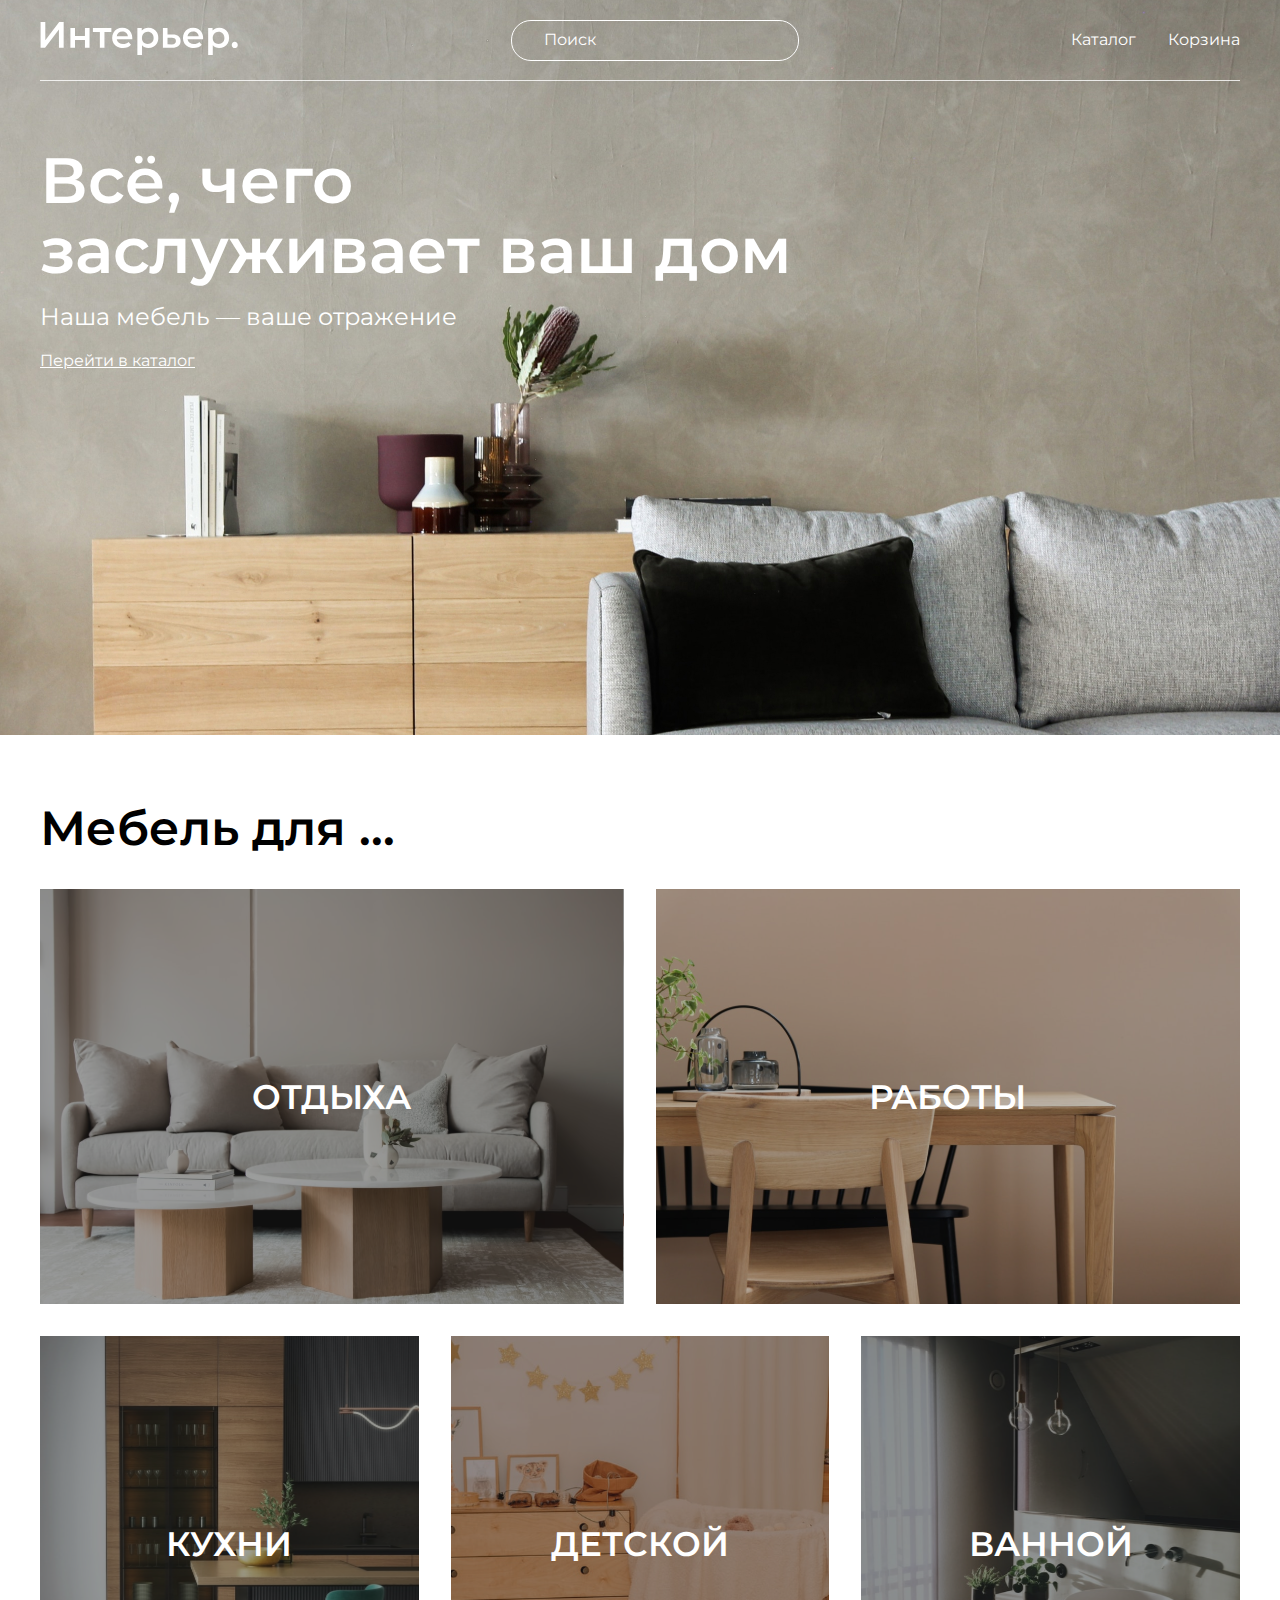
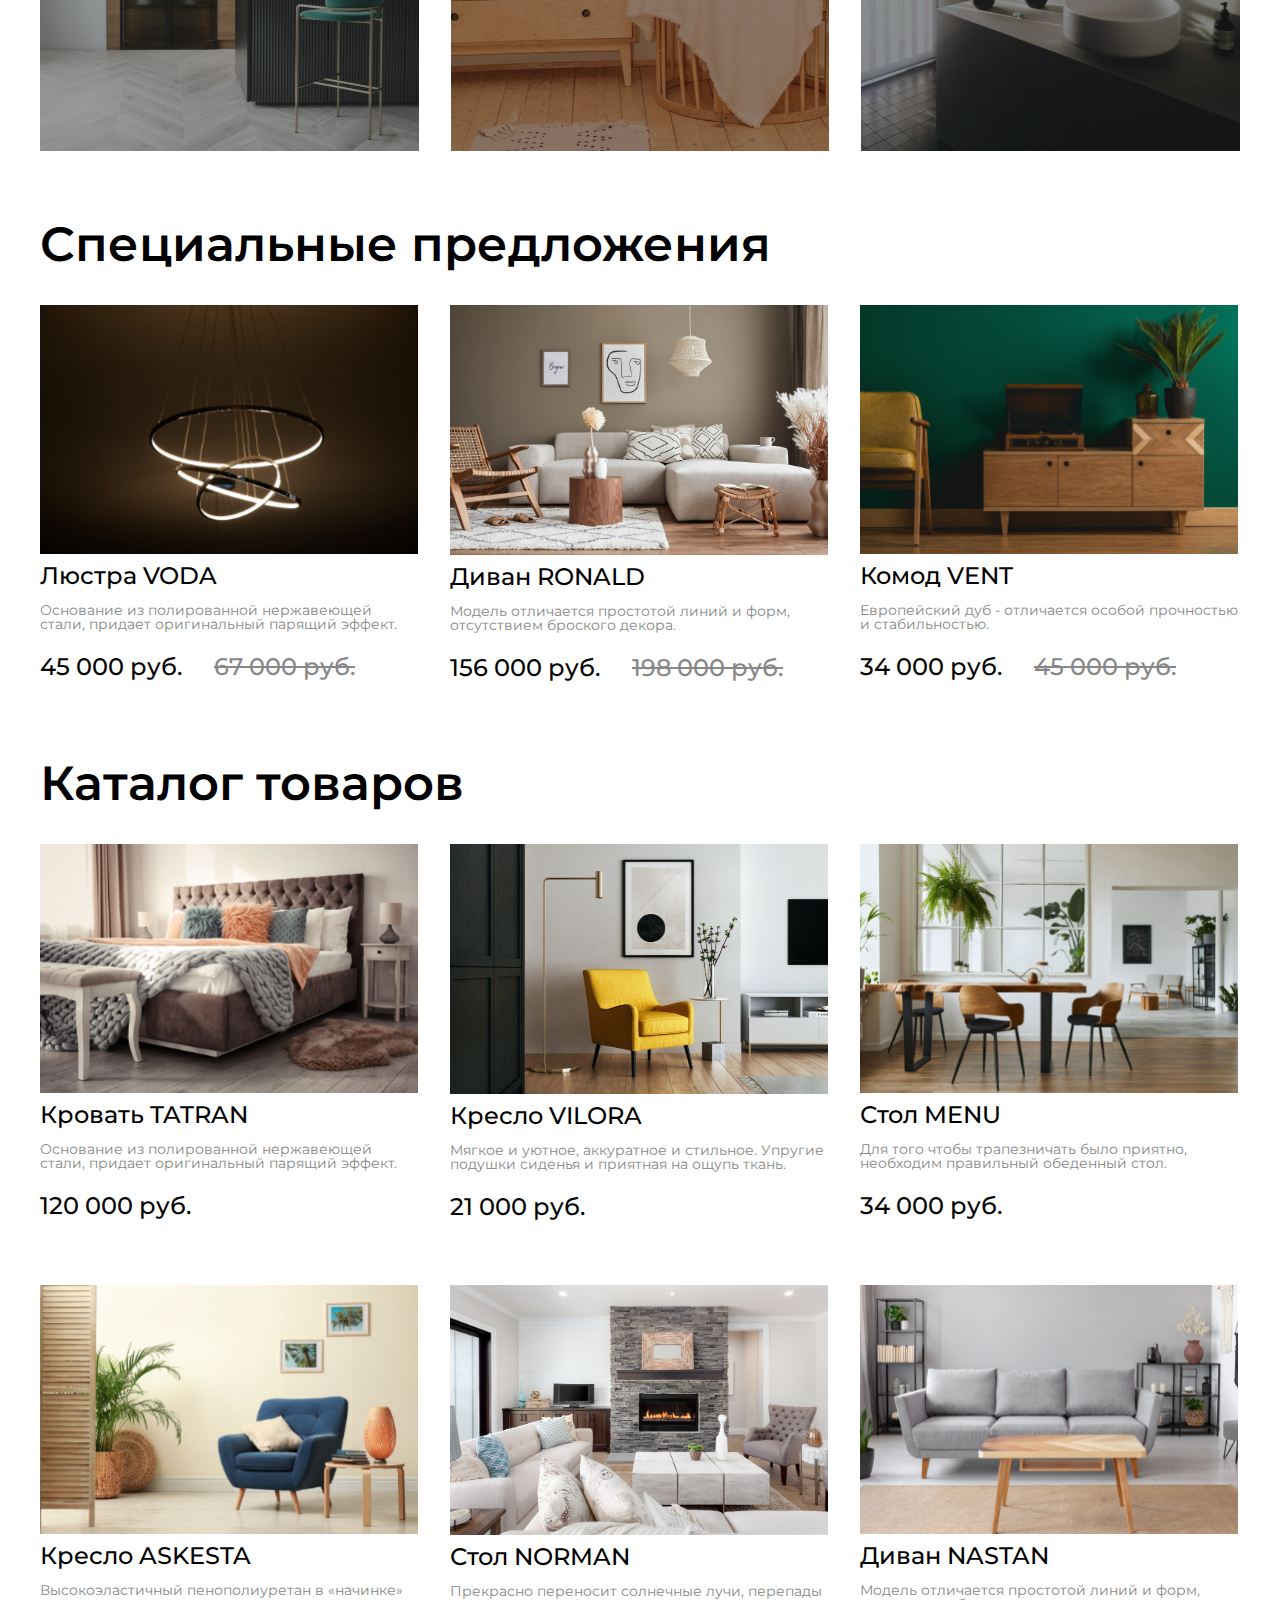
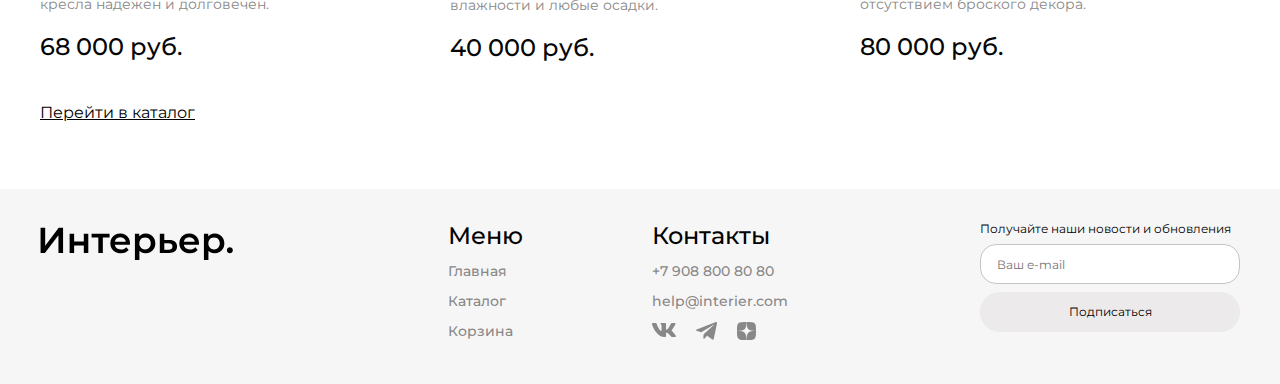
<file: index.html>
<!DOCTYPE html>
<html lang="ru">

<head>
    <meta charset="UTF-8">
    <meta name="viewport" content="width=device-width, initial-scale=1.0">
    <title>Моя страница</title>
    <link rel="stylesheet" href="style.css">

    <!-- Preconnect для Google Fonts -->
    <link rel="preconnect" href="https://fonts.googleapis.com">
    <link rel="preconnect" href="https://fonts.gstatic.com" crossorigin>

    <!-- Подключение шрифтов -->
    <link href="https://fonts.googleapis.com/css2?family=Montserrat:ital,wght@0,100..900;1,100..900&display=swap"
        rel="stylesheet">
    <link
        href="https://fonts.googleapis.com/css2?family=Poppins:ital,wght@0,100;0,200;0,300;0,400;0,500;0,600;0,700;0,800;0,900;1,100;1,200;1,300;1,400;1,500;1,600;1,700;1,800;1,900&display=swap"
        rel="stylesheet">
</head>

<body>
    <section class="top center">
        <header class="header">
            <a class="header__img" href="index.html">
                <img class="header__img-logo" src="./img/logo.svg" alt="лого"></a>
            <input class="header__input" placeholder="Поиск" type="text">
            <nav class="nav">
                <a class="nav__link" href="catalog.html">Каталог</a>

                <div class="nav__cart">
                    <input type="checkbox" id="cart-toggle" class="cart-toggle">
                    <label for="cart-toggle" class="nav__link nav__link-cart">Корзина</label>

                    <!-- Всплывающее окно корзины -->
                    <div class="cart-popup" tabindex="-1">
                        <div class="cart-popup-inside">
                            <div class="cart-popup__item cart-popup__item-top">
                                <div class="cart-popup__left">
                                    <img class="cart-popup__img cart-popup-img" src="./img/cart-1.png" alt="">
                                    <div class="cart-popup__info">
                                        <h4 class="cart-popup__info-title">Стол MENU</h4>
                                        <p class="cart-popup__info-price">34 000 руб.</p>
                                        <div class="cart-popup__link-box">
                                            <a class="cart-popup__links" href="#">Избранное</a>
                                            <a class="cart-popup__links" href="#">Удалить</a>
                                        </div>
                                    </div>
                                </div>
                                <input class="cart-popup-input" type="number" min="1" value="1">
                            </div>
                            <div class="cart-popup__item">
                                <div class="cart-popup__left">
                                    <img class="cart-popup__img cart-popup-img" src="./img/cart-2.png" alt="">
                                    <div class="cart-popup__info">
                                        <h4 class="cart-popup__info-title">Стол NASTAN</h4>
                                        <p class="cart-popup__info-price">80 000 руб.</p>
                                        <div class="cart-popup__link-box">
                                            <a class="cart-popup__links" href="#">Избранное</a>
                                            <a class="cart-popup__links" href="#">Удалить</a>
                                        </div>
                                    </div>
                                </div>
                                <input class="cart-popup-input" type="number" min="1" value="1">
                            </div>
                            <div class="cart-popup-total">
                                <p class="cart-popup-price">Итого: 114 000 руб.</p>
                                <a href=""></a>
                                <a class="cart-popup-button" href="cart.html">Оформить заказ</a>

                            </div>
                        </div>
                    </div>
                </div>

            </nav>
            <nav class="nav-mob">
                <a href=""><svg viewBox="0 0 19 19" xmlns="http://www.w3.org/2000/svg"
                        xmlns:xlink="http://www.w3.org/1999/xlink" width="19.000000" height="19.000000" fill="none">
                        <rect width="19.000000" height="19.000000" x="0.000000" y="0.000000" fill="rgb(255,255,255)"
                            fill-opacity="0" />
                        <g>
                            <path
                                d="M14.5026 11.4261C15.4898 10.1534 15.9551 8.5524 15.8037 6.94883C15.6524 5.34525 14.8958 3.85955 13.688 2.79399C12.4801 1.72844 10.9116 1.16305 9.30171 1.21287C7.69178 1.26269 6.16129 1.92397 5.02162 3.06217C3.88095 4.20116 3.21751 5.73224 3.1665 7.34339C3.1155 8.95455 3.68076 10.5245 4.74709 11.7334C5.81343 12.9423 7.30059 13.699 8.90551 13.8495C10.5104 13.9999 12.1123 13.5328 13.3848 12.5432L13.4188 12.5788L16.7771 15.9378C16.8506 16.0114 16.938 16.0697 17.0341 16.1095C17.1302 16.1493 17.2332 16.1698 17.3372 16.1698C17.4412 16.1698 17.5442 16.1493 17.6403 16.1095C17.7364 16.0697 17.8237 16.0114 17.8973 15.9378C17.9708 15.8643 18.0292 15.777 18.069 15.6809C18.1088 15.5848 18.1293 15.4818 18.1293 15.3777C18.1293 15.2737 18.1088 15.1707 18.069 15.0746C18.0292 14.9785 17.9708 14.8912 17.8973 14.8176L14.5382 11.4594C14.5267 11.448 14.5148 11.4369 14.5026 11.4261ZM12.8591 4.18238C13.3061 4.62213 13.6616 5.14603 13.9051 5.72386C14.1486 6.30169 14.2752 6.92201 14.2778 7.54903C14.2803 8.17606 14.1587 8.79739 13.9199 9.37718C13.6812 9.95697 13.33 10.4838 12.8866 10.9271C12.4432 11.3705 11.9164 11.7217 11.3366 11.9605C10.7568 12.1993 10.1355 12.3209 9.50848 12.3183C8.88146 12.3158 8.26114 12.1891 7.68331 11.9456C7.10548 11.7021 6.58158 11.3466 6.14183 10.8997C5.26301 10.0064 4.77276 8.8021 4.77787 7.54903C4.78297 6.29597 5.28301 5.09568 6.16907 4.20962C7.05513 3.32356 8.25542 2.82352 9.50848 2.81841C10.7616 2.81331 11.9659 3.30356 12.8591 4.18238Z"
                                fill="rgb(255,255,255)" fill-rule="evenodd" />
                            <path
                                d="M16.0037 8.1597C16.0422 7.75348 16.0419 7.34359 16.0028 6.93004C15.9638 6.51653 15.8874 6.11386 15.7737 5.72204C15.6599 5.33014 15.5088 4.9491 15.3203 4.5789C15.1318 4.20874 14.9125 3.86243 14.6625 3.53995C14.4125 3.21747 14.1318 2.91882 13.8203 2.64401C13.5087 2.36918 13.1774 2.12784 12.8262 1.91998C12.4751 1.71219 12.1042 1.53786 11.7134 1.39702C11.3226 1.25615 10.9257 1.15371 10.5227 1.0897C10.1198 1.0257 9.7107 1.00012 9.29553 1.01297C8.88035 1.02582 8.47364 1.07664 8.0754 1.16543C7.67713 1.25424 7.28733 1.38102 6.90599 1.54578C6.52468 1.71054 6.16521 1.90749 5.82759 2.13663C5.48997 2.36578 5.17421 2.62712 4.88029 2.92066C4.58619 3.21432 4.32429 3.52991 4.09461 3.86741C3.86481 4.20507 3.66725 4.56467 3.50193 4.9462C3.33664 5.32764 3.20939 5.7176 3.12017 6.11607C3.03095 6.51455 2.97976 6.92155 2.9666 7.33706C2.95345 7.75254 2.97879 8.16192 3.04261 8.56522C3.10645 8.96857 3.20878 9.36584 3.34962 9.757C3.49044 10.1481 3.66481 10.5194 3.87273 10.8709C4.08064 11.2223 4.3221 11.5539 4.59711 11.8657C4.87216 12.1775 5.17111 12.4585 5.49393 12.7087C5.81663 12.9588 6.1632 13.1781 6.53363 13.3666C6.90417 13.5551 7.28556 13.7063 7.67781 13.8199C8.06997 13.9336 8.47299 14.0098 8.88685 14.0486C9.30074 14.0874 9.71093 14.0874 10.1174 14.0486C10.5239 14.0098 10.9267 13.9322 11.3258 13.8159C11.7249 13.6995 12.1063 13.5484 12.4699 13.3625C12.7815 13.2033 13.0801 13.0186 13.3656 12.8085L16.6356 16.0792C16.6822 16.1258 16.7324 16.1671 16.7861 16.2029C16.8397 16.2387 16.8968 16.2692 16.9575 16.2943C17.0183 16.3195 17.0803 16.3384 17.1435 16.3509C17.2068 16.3635 17.2714 16.3698 17.3372 16.3698C17.403 16.3698 17.4675 16.3635 17.5308 16.351C17.5941 16.3384 17.6561 16.3195 17.7168 16.2943C17.7776 16.2691 17.8349 16.2386 17.8885 16.2028C17.9422 16.1669 17.9922 16.1258 18.0387 16.0793C18.0852 16.0328 18.1263 15.9827 18.1622 15.9291C18.198 15.8755 18.2286 15.8182 18.2538 15.7574C18.2789 15.6966 18.2978 15.6346 18.3104 15.5713C18.323 15.508 18.3293 15.4435 18.3293 15.3777C18.3293 15.312 18.323 15.2475 18.3104 15.1842C18.2978 15.1209 18.279 15.0589 18.2538 14.9981C18.2286 14.9373 18.198 14.88 18.1622 14.8263C18.1263 14.7727 18.0852 14.7227 18.0387 14.6762L14.7681 11.4064C14.9776 11.1209 15.1617 10.8225 15.3204 10.5111C15.5057 10.1475 15.6563 9.76627 15.7722 9.36736C15.8881 8.96847 15.9653 8.56592 16.0037 8.1597ZM14.5026 11.4261C15.4898 10.1534 15.9551 8.5524 15.8037 6.94883C15.6524 5.34525 14.8958 3.85955 13.688 2.79399C12.4801 1.72844 10.9116 1.16305 9.30171 1.21287C7.69178 1.26269 6.16129 1.92397 5.02162 3.06217C3.88095 4.20116 3.21751 5.73224 3.1665 7.34339C3.1155 8.95455 3.68076 10.5245 4.74709 11.7334C5.81343 12.9423 7.30059 13.699 8.90551 13.8495C10.5104 13.9999 12.1123 13.5328 13.3848 12.5432L13.4188 12.5788L16.7771 15.9378C16.8506 16.0114 16.938 16.0697 17.0341 16.1095C17.1302 16.1493 17.2332 16.1698 17.3372 16.1698C17.4412 16.1698 17.5442 16.1493 17.6403 16.1095C17.7364 16.0697 17.8237 16.0114 17.8973 15.9378C17.9708 15.8643 18.0292 15.777 18.069 15.6809C18.1088 15.5848 18.1293 15.4818 18.1293 15.3777C18.1293 15.2737 18.1088 15.1707 18.069 15.0746C18.0292 14.9785 17.9708 14.8912 17.8973 14.8176L14.5382 11.4594C14.5267 11.448 14.5148 11.4369 14.5026 11.4261ZM13.9051 5.72386C13.6616 5.14603 13.3061 4.62213 12.8591 4.18238C11.9659 3.30356 10.7616 2.81331 9.50848 2.81841C8.25542 2.82352 7.05513 3.32356 6.16907 4.20962C5.28301 5.09568 4.78297 6.29597 4.77787 7.54903C4.77276 8.8021 5.26301 10.0064 6.14183 10.8997C6.58158 11.3466 7.10548 11.7021 7.68331 11.9456C8.26114 12.1891 8.88146 12.3158 9.50848 12.3183C10.1355 12.3209 10.7568 12.1993 11.3366 11.9605C11.9164 11.7217 12.4432 11.3705 12.8866 10.9271C13.33 10.4838 13.6812 9.95697 13.9199 9.37718C14.1587 8.79739 14.2803 8.17606 14.2778 7.54903C14.2752 6.92201 14.1486 6.30169 13.9051 5.72386ZM13.2937 5.01323C13.4606 5.2593 13.603 5.52207 13.7208 5.80152C13.8386 6.08108 13.9272 6.36659 13.9867 6.65805C14.0462 6.94937 14.0766 7.24664 14.0778 7.54985C14.079 7.85309 14.0511 8.15062 13.994 8.44245C13.9368 8.73435 13.8505 9.02054 13.735 9.30102C13.6195 9.58146 13.4793 9.8454 13.3143 10.0929C13.1493 10.3403 12.9596 10.5713 12.7452 10.7857C12.5307 11.0002 12.2998 11.1899 12.0524 11.3548C11.8049 11.5198 11.5409 11.6601 11.2605 11.7756C10.98 11.8911 10.6938 11.9774 10.4019 12.0345C10.1101 12.0916 9.81255 12.1196 9.5093 12.1183C9.20608 12.1171 8.90881 12.0867 8.61748 12.0273C8.32603 11.9678 8.04053 11.8791 7.76097 11.7613C7.48152 11.6436 7.21876 11.5012 6.97269 11.3342C6.72656 11.1672 6.49713 10.9756 6.2844 10.7594C6.07396 10.5455 5.88784 10.3156 5.72606 10.0697C5.56424 9.82378 5.42677 9.56183 5.31362 9.28388C5.20048 9.00595 5.11593 8.72249 5.05997 8.43349C5.00401 8.14448 4.97664 7.84993 4.97786 7.54985C4.97909 7.24978 5.00885 6.95549 5.06716 6.66696C5.12547 6.37841 5.21232 6.09562 5.32773 5.81861C5.44312 5.54163 5.5827 5.28085 5.74648 5.03627C5.91028 4.79165 6.09829 4.56324 6.31049 4.35104C6.52269 4.13884 6.75109 3.95085 6.99569 3.78705C7.24028 3.62326 7.50107 3.48367 7.77806 3.36828C8.05509 3.25287 8.33788 3.16601 8.62644 3.1077C8.91496 3.0494 9.20925 3.01963 9.5093 3.01841C9.80937 3.01719 10.1039 3.04456 10.3929 3.10052C10.6819 3.15648 10.9654 3.24103 11.2433 3.35417C11.5213 3.46731 11.7832 3.60478 12.0291 3.76657C12.275 3.92837 12.5049 4.11449 12.7189 4.32494C12.9351 4.53767 13.1267 4.7671 13.2937 5.01323Z"
                                fill="rgb(255,255,255)" fill-rule="evenodd" />
                        </g>
                    </svg></a>

                <a class="nav-mob__link" href="catalog.html"><svg viewBox="0 0 19.1995 19.2"
                        xmlns="http://www.w3.org/2000/svg" xmlns:xlink="http://www.w3.org/1999/xlink" width="19.199463"
                        height="19.199951" fill="none">
                        <g>
                            <rect width="4.571429" height="4.571429" x="0.000244" y="0.000000"
                                fill="rgb(255,255,255)" />
                            <rect width="4.571429" height="4.571429" x="0.000244" y="7.314209"
                                fill="rgb(255,255,255)" />
                            <rect width="4.571429" height="4.571428" x="0.000244" y="14.628540"
                                fill="rgb(255,255,255)" />
                            <rect width="4.571429" height="4.571429" x="7.313721" y="7.314209"
                                fill="rgb(255,255,255)" />
                            <rect width="4.571429" height="4.571428" x="7.313721" y="14.628540"
                                fill="rgb(255,255,255)" />
                            <rect width="4.571429" height="4.571429" x="7.313721" y="0.000000"
                                fill="rgb(255,255,255)" />
                            <rect width="4.571428" height="4.571429" x="14.628174" y="7.314209"
                                fill="rgb(255,255,255)" />
                            <rect width="4.571428" height="4.571428" x="14.628174" y="14.628540"
                                fill="rgb(255,255,255)" />
                            <rect width="4.571428" height="4.571429" x="14.628174" y="0.000000"
                                fill="rgb(255,255,255)" />
                        </g>
                    </svg></a>

                <a class="nav-mob__link" href="cart.html"><svg viewBox="0 0 25 25" xmlns="http://www.w3.org/2000/svg"
                        xmlns:xlink="http://www.w3.org/1999/xlink" width="25.000000" height="25.000000" fill="none">
                        <rect width="25.000000" height="25.000000" x="0.000000" y="0.000000" fill="rgb(255,255,255)"
                            fill-opacity="0" transform="matrix(-1,0,0,1,25,0)" />
                        <path
                            d="M7.25936 16.6667C6.70683 16.6667 6.17692 16.4472 5.78622 16.0565C5.39552 15.6658 5.17603 15.1359 5.17603 14.5833C5.17603 14.0308 5.39552 13.5009 5.78622 13.1102C6.17692 12.7195 6.70683 12.5 7.25936 12.5C7.8119 12.5 8.3418 12.7195 8.7325 13.1102C9.1232 13.5009 9.3427 14.0308 9.3427 14.5833C9.3427 15.1359 9.1232 15.6658 8.7325 16.0565C8.3418 16.4472 7.8119 16.6667 7.25936 16.6667ZM14.551 16.6667C13.9985 16.6667 13.4686 16.4472 13.0779 16.0565C12.6872 15.6658 12.4677 15.1359 12.4677 14.5833C12.4677 14.0308 12.6872 13.5009 13.0779 13.1102C13.4686 12.7195 13.9985 12.5 14.551 12.5C15.1036 12.5 15.6335 12.7195 16.0242 13.1102C16.4149 13.5009 16.6344 14.0308 16.6344 14.5833C16.6344 15.1359 16.4149 15.6658 16.0242 16.0565C15.6335 16.4472 15.1036 16.6667 14.551 16.6667ZM0.969779 2.00312C0.709739 1.99474 0.463155 1.88554 0.282173 1.69863C0.101191 1.51171 -4.62593e-16 1.26174 0 1.00156C-4.62593e-16 0.741387 0.101191 0.491411 0.282173 0.304497C0.463155 0.117584 0.709739 0.0083873 0.969779 0L2.16874 0C3.10832 0 3.92082 0.652083 4.12499 1.56875L5.4302 7.44583C5.63436 8.3625 6.44686 9.01458 7.38645 9.01458L15.2114 9.01458L16.7135 3.00417L6.97915 3.00417C6.72156 2.99241 6.47841 2.88181 6.30028 2.69537C6.12215 2.50892 6.02275 2.26099 6.02275 2.00312C6.02275 1.74526 6.12215 1.49733 6.30028 1.31088C6.47841 1.12444 6.72156 1.01384 6.97915 1.00208L16.7135 1.00208C17.018 1.00199 17.3186 1.07133 17.5923 1.20483C17.866 1.33832 18.1056 1.53246 18.293 1.77248C18.4804 2.01251 18.6106 2.29209 18.6737 2.59C18.7369 2.8879 18.7312 3.19627 18.6573 3.49167L17.1552 9.5C17.0469 9.93354 16.7968 10.3184 16.4446 10.5934C16.0924 10.8684 15.6583 11.0178 15.2114 11.0177L7.38645 11.0177C6.47477 11.0178 5.59032 10.707 4.87917 10.1366C4.16801 9.56612 3.67268 8.77019 3.47499 7.88021L2.16874 2.00312L0.969779 2.00312Z"
                            fill="rgb(255,255,255)" fill-rule="nonzero" transform="matrix(-1,0,0,1,21.8428,4.16663)" />
                    </svg></a>
            </nav>
        </header>
        <div class="top__content">
            <h1 class="top__title">Всё, чего <br> заслуживает ваш дом</h1>
            <p class="top__lozung">Наша мебель — ваше отражение</p>
            <a class="top__link" href="catalog.html">Перейти в каталог</a>
        </div>
    </section>
    <!-- Мебель для ... -->
    <section class="for center">
        <h2 class="for__title block-title">Мебель для ...</h2>
        <div class="for__content for__content_mob">
            <div class="for__item for__item_1 for__item_big">
                <a class="for__item-title" href="#">ОТДЫХА</a>
            </div>
            <div class="for__item for__item_2 for__item_big">
                <a class="for__item-title" href="#">РАБОТЫ</a>
            </div>
            <div class="for__item for__item_3">
                <a class="for__item-title" href="#">КУХНИ</a>
            </div>
            <div class="for__item for__item_4">
                <a class="for__item-title" href="#">ДЕТСКОЙ</a>
            </div>
            <div class="for__item for__item_5">
                <a class="for__item-title" href="#">ВАННОЙ</a>
            </div>
        </div>
    </section>

    <!-- Специальные предложения -->
    <section class="product-box center">
        <h2 class="product-box__title block-title">Специальные предложения</h2>
        <div class="product-content">
            <article class="product">
                <div class="product__container">
                    <img class="product__img" src="./img/VODA1.png" alt="VODA">
                    <div class="product__icons-box">
                        <button class="product__icon"><svg viewBox="0 0 18.1652 21.083"
                                xmlns="http://www.w3.org/2000/svg" xmlns:xlink="http://www.w3.org/1999/xlink"
                                width="18.165161" height="21.083008" fill="none">
                                <path
                                    d="M4.08258 7L4.08258 5C4.08258 3.67916 4.15351 1.93397 5.08258 1C6.01166 0.0660251 7.76867 8.84667e-16 9.08258 0C10.3965 2.21167e-16 12.1535 0.0660251 13.0826 1C14.0117 1.93397 14.0826 3.67916 14.0826 5L14.0826 7L17.0826 7C17.3454 7 17.8968 6.81321 18.0826 7C18.2684 7.18679 18.0826 7.73583 18.0826 8L18.0826 20C18.0826 20.2642 18.2684 20.8132 18.0826 21C17.8968 21.1868 17.3454 21 17.0826 21L1.08258 21C0.819802 21 0.2684 21.1868 0.0825847 21C-0.103231 20.8132 0.0825847 20.2642 0.0825847 20L0.0825847 8C0.0825847 7.73583 -0.103231 7.18679 0.0825847 7C0.2684 6.81321 0.819802 7 1.08258 7L4.08258 7ZM4.08258 9L2.08258 9L2.08258 19L16.0826 19L16.0826 9L14.0826 9L14.0826 11L12.0826 11L12.0826 9L6.08258 9L6.08258 11L4.08258 11L4.08258 9ZM6.08258 7L12.0826 7L12.0826 5C12.0826 4.2075 11.64 3.56038 11.0826 3C10.5251 2.43962 9.87093 2 9.08258 2C8.29424 2 7.64003 2.43962 7.08258 3C6.52514 3.56038 6.08258 4.2075 6.08258 5L6.08258 7Z"
                                    fill="rgb(196,196,196)" fill-rule="nonzero" />
                            </svg></button>
                        <button class="product__icon"><svg viewBox="0 0 20 18.0091" xmlns="http://www.w3.org/2000/svg"
                                xmlns:xlink="http://www.w3.org/1999/xlink" width="20.000046" height="18.009117"
                                fill="none">
                                <path
                                    d="M10 18.0011C9.35502 17.4291 8.62602 16.8341 7.85502 16.2011L7.84502 16.2011C5.13002 13.9811 2.05302 11.4691 0.694023 8.45915C0.24754 7.50087 0.0109268 6.45827 1.1406e-05 5.40115C-0.00297039 3.95063 0.578794 2.56013 1.61383 1.54391C2.64887 0.527696 4.04981 -0.0284583 5.50002 0.00114717C6.68065 0.00301197 7.83586 0.344228 8.82802 0.984147C9.26399 1.26712 9.65844 1.6094 10 2.00115C10.3435 1.61094 10.7381 1.26886 11.173 0.984147C12.1648 0.344102 13.3197 0.00286572 14.5 0.00114717C15.9502 -0.0284583 17.3512 0.527696 18.3862 1.54391C19.4213 2.56013 20.003 3.95063 20 5.40115C19.9898 6.45996 19.7532 7.50434 19.306 8.46415C17.947 11.4741 14.871 13.9851 12.156 16.2011L12.146 16.2091C11.374 16.8381 10.646 17.4331 10.001 18.0091L10 18.0011ZM5.50002 2.00115C4.56853 1.98949 3.67009 2.34599 3.00002 2.99315C2.35441 3.62731 1.99358 4.49619 1.99994 5.40115C2.01135 6.17165 2.18585 6.931 2.51202 7.62915C3.15353 8.92785 4.01913 10.1032 5.06902 11.1011C6.06002 12.1011 7.20002 13.0691 8.18602 13.8831C8.45902 14.1081 8.73702 14.3351 9.01502 14.5621L9.19002 14.7051C9.45702 14.9231 9.73302 15.1491 10 15.3711L10.013 15.3591L10.019 15.3541L10.025 15.3541L10.034 15.3471L10.039 15.3471L10.044 15.3471L10.062 15.3321L10.103 15.2991L10.11 15.2931L10.121 15.2851L10.127 15.2851L10.136 15.2771L10.8 14.7321L10.974 14.5891C11.255 14.3601 11.533 14.1331 11.806 13.9081C12.792 13.0941 13.933 12.1271 14.924 11.1221C15.9741 10.1247 16.8397 8.94966 17.481 7.65115C17.8131 6.94695 17.9901 6.17965 18.0001 5.40115C18.0042 4.49899 17.6435 3.63344 17 3.00115C16.3312 2.35107 15.4326 1.99163 14.5 2.00115C13.3619 1.99148 12.274 2.46852 11.51 3.31215L10 5.05215L8.49002 3.31215C7.72609 2.46852 6.6381 1.99148 5.50002 2.00115Z"
                                    fill="rgb(196,196,196)" fill-rule="nonzero" />
                            </svg></button>
                    </div>
                </div>
                <h3 class="product__title">Люстра VODA</h3>
                <p class="product__about">Основание из полированной нержавеющей стали, придает оригинальный парящий
                    эффект.</p>
                <div class="product__box-price">
                    <div class="product__price">45 000 руб.</div>
                    <div class="product__price product__price_sale">67 000 руб.</div>
                </div>
            </article>
            <article class="product">
                <div class="product__container">
                    <img class="product__img" src="./img/RONALD2.png" alt="RONALD">
                    <div class="product__icons-box">
                        <button class="product__icon"><svg viewBox="0 0 18.1652 21.083"
                                xmlns="http://www.w3.org/2000/svg" xmlns:xlink="http://www.w3.org/1999/xlink"
                                width="18.165161" height="21.083008" fill="none">
                                <path
                                    d="M4.08258 7L4.08258 5C4.08258 3.67916 4.15351 1.93397 5.08258 1C6.01166 0.0660251 7.76867 8.84667e-16 9.08258 0C10.3965 2.21167e-16 12.1535 0.0660251 13.0826 1C14.0117 1.93397 14.0826 3.67916 14.0826 5L14.0826 7L17.0826 7C17.3454 7 17.8968 6.81321 18.0826 7C18.2684 7.18679 18.0826 7.73583 18.0826 8L18.0826 20C18.0826 20.2642 18.2684 20.8132 18.0826 21C17.8968 21.1868 17.3454 21 17.0826 21L1.08258 21C0.819802 21 0.2684 21.1868 0.0825847 21C-0.103231 20.8132 0.0825847 20.2642 0.0825847 20L0.0825847 8C0.0825847 7.73583 -0.103231 7.18679 0.0825847 7C0.2684 6.81321 0.819802 7 1.08258 7L4.08258 7ZM4.08258 9L2.08258 9L2.08258 19L16.0826 19L16.0826 9L14.0826 9L14.0826 11L12.0826 11L12.0826 9L6.08258 9L6.08258 11L4.08258 11L4.08258 9ZM6.08258 7L12.0826 7L12.0826 5C12.0826 4.2075 11.64 3.56038 11.0826 3C10.5251 2.43962 9.87093 2 9.08258 2C8.29424 2 7.64003 2.43962 7.08258 3C6.52514 3.56038 6.08258 4.2075 6.08258 5L6.08258 7Z"
                                    fill="rgb(196,196,196)" fill-rule="nonzero" />
                            </svg></button>
                        <button class="product__icon"><svg viewBox="0 0 20 18.0091" xmlns="http://www.w3.org/2000/svg"
                                xmlns:xlink="http://www.w3.org/1999/xlink" width="20.000046" height="18.009117"
                                fill="none">
                                <path
                                    d="M10 18.0011C9.35502 17.4291 8.62602 16.8341 7.85502 16.2011L7.84502 16.2011C5.13002 13.9811 2.05302 11.4691 0.694023 8.45915C0.24754 7.50087 0.0109268 6.45827 1.1406e-05 5.40115C-0.00297039 3.95063 0.578794 2.56013 1.61383 1.54391C2.64887 0.527696 4.04981 -0.0284583 5.50002 0.00114717C6.68065 0.00301197 7.83586 0.344228 8.82802 0.984147C9.26399 1.26712 9.65844 1.6094 10 2.00115C10.3435 1.61094 10.7381 1.26886 11.173 0.984147C12.1648 0.344102 13.3197 0.00286572 14.5 0.00114717C15.9502 -0.0284583 17.3512 0.527696 18.3862 1.54391C19.4213 2.56013 20.003 3.95063 20 5.40115C19.9898 6.45996 19.7532 7.50434 19.306 8.46415C17.947 11.4741 14.871 13.9851 12.156 16.2011L12.146 16.2091C11.374 16.8381 10.646 17.4331 10.001 18.0091L10 18.0011ZM5.50002 2.00115C4.56853 1.98949 3.67009 2.34599 3.00002 2.99315C2.35441 3.62731 1.99358 4.49619 1.99994 5.40115C2.01135 6.17165 2.18585 6.931 2.51202 7.62915C3.15353 8.92785 4.01913 10.1032 5.06902 11.1011C6.06002 12.1011 7.20002 13.0691 8.18602 13.8831C8.45902 14.1081 8.73702 14.3351 9.01502 14.5621L9.19002 14.7051C9.45702 14.9231 9.73302 15.1491 10 15.3711L10.013 15.3591L10.019 15.3541L10.025 15.3541L10.034 15.3471L10.039 15.3471L10.044 15.3471L10.062 15.3321L10.103 15.2991L10.11 15.2931L10.121 15.2851L10.127 15.2851L10.136 15.2771L10.8 14.7321L10.974 14.5891C11.255 14.3601 11.533 14.1331 11.806 13.9081C12.792 13.0941 13.933 12.1271 14.924 11.1221C15.9741 10.1247 16.8397 8.94966 17.481 7.65115C17.8131 6.94695 17.9901 6.17965 18.0001 5.40115C18.0042 4.49899 17.6435 3.63344 17 3.00115C16.3312 2.35107 15.4326 1.99163 14.5 2.00115C13.3619 1.99148 12.274 2.46852 11.51 3.31215L10 5.05215L8.49002 3.31215C7.72609 2.46852 6.6381 1.99148 5.50002 2.00115Z"
                                    fill="rgb(196,196,196)" fill-rule="nonzero" />
                            </svg></button>
                    </div>
                </div>
                <h3 class="product__title">Диван RONALD</h3>
                <p class="product__about">Модель отличается простотой линий и форм, отсутствием броского декора.</p>
                <div class="product__box-price">
                    <p class="product__price">156 000 руб.</p>
                    <p class="product__price product__price_sale ">198 000 руб.</p>
                </div>
            </article>
            <article class="product">
                <div class="product__container">
                    <img class="product__img" src="./img/VENT3.png" alt="VENT">
                    <div class="product__icons-box">
                        <button class="product__icon"><svg viewBox="0 0 18.1652 21.083"
                                xmlns="http://www.w3.org/2000/svg" xmlns:xlink="http://www.w3.org/1999/xlink"
                                width="18.165161" height="21.083008" fill="none">
                                <path
                                    d="M4.08258 7L4.08258 5C4.08258 3.67916 4.15351 1.93397 5.08258 1C6.01166 0.0660251 7.76867 8.84667e-16 9.08258 0C10.3965 2.21167e-16 12.1535 0.0660251 13.0826 1C14.0117 1.93397 14.0826 3.67916 14.0826 5L14.0826 7L17.0826 7C17.3454 7 17.8968 6.81321 18.0826 7C18.2684 7.18679 18.0826 7.73583 18.0826 8L18.0826 20C18.0826 20.2642 18.2684 20.8132 18.0826 21C17.8968 21.1868 17.3454 21 17.0826 21L1.08258 21C0.819802 21 0.2684 21.1868 0.0825847 21C-0.103231 20.8132 0.0825847 20.2642 0.0825847 20L0.0825847 8C0.0825847 7.73583 -0.103231 7.18679 0.0825847 7C0.2684 6.81321 0.819802 7 1.08258 7L4.08258 7ZM4.08258 9L2.08258 9L2.08258 19L16.0826 19L16.0826 9L14.0826 9L14.0826 11L12.0826 11L12.0826 9L6.08258 9L6.08258 11L4.08258 11L4.08258 9ZM6.08258 7L12.0826 7L12.0826 5C12.0826 4.2075 11.64 3.56038 11.0826 3C10.5251 2.43962 9.87093 2 9.08258 2C8.29424 2 7.64003 2.43962 7.08258 3C6.52514 3.56038 6.08258 4.2075 6.08258 5L6.08258 7Z"
                                    fill="rgb(196,196,196)" fill-rule="nonzero" />
                            </svg></button>
                        <button class="product__icon"><svg viewBox="0 0 20 18.0091" xmlns="http://www.w3.org/2000/svg"
                                xmlns:xlink="http://www.w3.org/1999/xlink" width="20.000046" height="18.009117"
                                fill="none">
                                <path
                                    d="M10 18.0011C9.35502 17.4291 8.62602 16.8341 7.85502 16.2011L7.84502 16.2011C5.13002 13.9811 2.05302 11.4691 0.694023 8.45915C0.24754 7.50087 0.0109268 6.45827 1.1406e-05 5.40115C-0.00297039 3.95063 0.578794 2.56013 1.61383 1.54391C2.64887 0.527696 4.04981 -0.0284583 5.50002 0.00114717C6.68065 0.00301197 7.83586 0.344228 8.82802 0.984147C9.26399 1.26712 9.65844 1.6094 10 2.00115C10.3435 1.61094 10.7381 1.26886 11.173 0.984147C12.1648 0.344102 13.3197 0.00286572 14.5 0.00114717C15.9502 -0.0284583 17.3512 0.527696 18.3862 1.54391C19.4213 2.56013 20.003 3.95063 20 5.40115C19.9898 6.45996 19.7532 7.50434 19.306 8.46415C17.947 11.4741 14.871 13.9851 12.156 16.2011L12.146 16.2091C11.374 16.8381 10.646 17.4331 10.001 18.0091L10 18.0011ZM5.50002 2.00115C4.56853 1.98949 3.67009 2.34599 3.00002 2.99315C2.35441 3.62731 1.99358 4.49619 1.99994 5.40115C2.01135 6.17165 2.18585 6.931 2.51202 7.62915C3.15353 8.92785 4.01913 10.1032 5.06902 11.1011C6.06002 12.1011 7.20002 13.0691 8.18602 13.8831C8.45902 14.1081 8.73702 14.3351 9.01502 14.5621L9.19002 14.7051C9.45702 14.9231 9.73302 15.1491 10 15.3711L10.013 15.3591L10.019 15.3541L10.025 15.3541L10.034 15.3471L10.039 15.3471L10.044 15.3471L10.062 15.3321L10.103 15.2991L10.11 15.2931L10.121 15.2851L10.127 15.2851L10.136 15.2771L10.8 14.7321L10.974 14.5891C11.255 14.3601 11.533 14.1331 11.806 13.9081C12.792 13.0941 13.933 12.1271 14.924 11.1221C15.9741 10.1247 16.8397 8.94966 17.481 7.65115C17.8131 6.94695 17.9901 6.17965 18.0001 5.40115C18.0042 4.49899 17.6435 3.63344 17 3.00115C16.3312 2.35107 15.4326 1.99163 14.5 2.00115C13.3619 1.99148 12.274 2.46852 11.51 3.31215L10 5.05215L8.49002 3.31215C7.72609 2.46852 6.6381 1.99148 5.50002 2.00115Z"
                                    fill="rgb(196,196,196)" fill-rule="nonzero" />
                            </svg></button>
                    </div>
                </div>
                <h3 class="product__title">Комод VENT</h3>
                <p class="product__about">Европейский дуб - отличается особой прочностью и стабильностью.</p>
                <div class="product__box-price">
                    <p class="product__price">34 000 руб.</p>
                    <p class="product__price product__price_sale">45 000 руб.</p>
                </div>
            </article>
        </div>
    </section>

    <!-- Каталог товаров -->
    <section class="product-box center">
        <h2 class="product-box__title block-title">Каталог товаров</h2>
        <div class="product-content">
            <article class="product">
                <div class="product__container">
                    <img class="product__img" src="./img/TATRAN1.png" alt="TATRAN">
                    <div class="product__icons-box">
                        <button class="product__icon"><svg viewBox="0 0 18.1652 21.083"
                                xmlns="http://www.w3.org/2000/svg" xmlns:xlink="http://www.w3.org/1999/xlink"
                                width="18.165161" height="21.083008" fill="none">
                                <path
                                    d="M4.08258 7L4.08258 5C4.08258 3.67916 4.15351 1.93397 5.08258 1C6.01166 0.0660251 7.76867 8.84667e-16 9.08258 0C10.3965 2.21167e-16 12.1535 0.0660251 13.0826 1C14.0117 1.93397 14.0826 3.67916 14.0826 5L14.0826 7L17.0826 7C17.3454 7 17.8968 6.81321 18.0826 7C18.2684 7.18679 18.0826 7.73583 18.0826 8L18.0826 20C18.0826 20.2642 18.2684 20.8132 18.0826 21C17.8968 21.1868 17.3454 21 17.0826 21L1.08258 21C0.819802 21 0.2684 21.1868 0.0825847 21C-0.103231 20.8132 0.0825847 20.2642 0.0825847 20L0.0825847 8C0.0825847 7.73583 -0.103231 7.18679 0.0825847 7C0.2684 6.81321 0.819802 7 1.08258 7L4.08258 7ZM4.08258 9L2.08258 9L2.08258 19L16.0826 19L16.0826 9L14.0826 9L14.0826 11L12.0826 11L12.0826 9L6.08258 9L6.08258 11L4.08258 11L4.08258 9ZM6.08258 7L12.0826 7L12.0826 5C12.0826 4.2075 11.64 3.56038 11.0826 3C10.5251 2.43962 9.87093 2 9.08258 2C8.29424 2 7.64003 2.43962 7.08258 3C6.52514 3.56038 6.08258 4.2075 6.08258 5L6.08258 7Z"
                                    fill="rgb(196,196,196)" fill-rule="nonzero" />
                            </svg></button>
                        <button class="product__icon"><svg viewBox="0 0 20 18.0091" xmlns="http://www.w3.org/2000/svg"
                                xmlns:xlink="http://www.w3.org/1999/xlink" width="20.000046" height="18.009117"
                                fill="none">
                                <path
                                    d="M10 18.0011C9.35502 17.4291 8.62602 16.8341 7.85502 16.2011L7.84502 16.2011C5.13002 13.9811 2.05302 11.4691 0.694023 8.45915C0.24754 7.50087 0.0109268 6.45827 1.1406e-05 5.40115C-0.00297039 3.95063 0.578794 2.56013 1.61383 1.54391C2.64887 0.527696 4.04981 -0.0284583 5.50002 0.00114717C6.68065 0.00301197 7.83586 0.344228 8.82802 0.984147C9.26399 1.26712 9.65844 1.6094 10 2.00115C10.3435 1.61094 10.7381 1.26886 11.173 0.984147C12.1648 0.344102 13.3197 0.00286572 14.5 0.00114717C15.9502 -0.0284583 17.3512 0.527696 18.3862 1.54391C19.4213 2.56013 20.003 3.95063 20 5.40115C19.9898 6.45996 19.7532 7.50434 19.306 8.46415C17.947 11.4741 14.871 13.9851 12.156 16.2011L12.146 16.2091C11.374 16.8381 10.646 17.4331 10.001 18.0091L10 18.0011ZM5.50002 2.00115C4.56853 1.98949 3.67009 2.34599 3.00002 2.99315C2.35441 3.62731 1.99358 4.49619 1.99994 5.40115C2.01135 6.17165 2.18585 6.931 2.51202 7.62915C3.15353 8.92785 4.01913 10.1032 5.06902 11.1011C6.06002 12.1011 7.20002 13.0691 8.18602 13.8831C8.45902 14.1081 8.73702 14.3351 9.01502 14.5621L9.19002 14.7051C9.45702 14.9231 9.73302 15.1491 10 15.3711L10.013 15.3591L10.019 15.3541L10.025 15.3541L10.034 15.3471L10.039 15.3471L10.044 15.3471L10.062 15.3321L10.103 15.2991L10.11 15.2931L10.121 15.2851L10.127 15.2851L10.136 15.2771L10.8 14.7321L10.974 14.5891C11.255 14.3601 11.533 14.1331 11.806 13.9081C12.792 13.0941 13.933 12.1271 14.924 11.1221C15.9741 10.1247 16.8397 8.94966 17.481 7.65115C17.8131 6.94695 17.9901 6.17965 18.0001 5.40115C18.0042 4.49899 17.6435 3.63344 17 3.00115C16.3312 2.35107 15.4326 1.99163 14.5 2.00115C13.3619 1.99148 12.274 2.46852 11.51 3.31215L10 5.05215L8.49002 3.31215C7.72609 2.46852 6.6381 1.99148 5.50002 2.00115Z"
                                    fill="rgb(196,196,196)" fill-rule="nonzero" />
                            </svg></button>
                    </div>
                </div>
                <h3 class="product__title">Кровать TATRAN</h3>
                <p class="product__about">Основание из полированной нержавеющей стали, придает оригинальный парящий
                    эффект.</p>
                <div class="product__box-price">
                    <div class="product__price">120 000 руб.</div>

                </div>
            </article>
            <article class="product">
                <div class="product__container">
                    <img class="product__img" src="./img/VILORA2.png" alt="VILORA">
                    <div class="product__icons-box">
                        <button class="product__icon"><svg viewBox="0 0 18.1652 21.083"
                                xmlns="http://www.w3.org/2000/svg" xmlns:xlink="http://www.w3.org/1999/xlink"
                                width="18.165161" height="21.083008" fill="none">
                                <path
                                    d="M4.08258 7L4.08258 5C4.08258 3.67916 4.15351 1.93397 5.08258 1C6.01166 0.0660251 7.76867 8.84667e-16 9.08258 0C10.3965 2.21167e-16 12.1535 0.0660251 13.0826 1C14.0117 1.93397 14.0826 3.67916 14.0826 5L14.0826 7L17.0826 7C17.3454 7 17.8968 6.81321 18.0826 7C18.2684 7.18679 18.0826 7.73583 18.0826 8L18.0826 20C18.0826 20.2642 18.2684 20.8132 18.0826 21C17.8968 21.1868 17.3454 21 17.0826 21L1.08258 21C0.819802 21 0.2684 21.1868 0.0825847 21C-0.103231 20.8132 0.0825847 20.2642 0.0825847 20L0.0825847 8C0.0825847 7.73583 -0.103231 7.18679 0.0825847 7C0.2684 6.81321 0.819802 7 1.08258 7L4.08258 7ZM4.08258 9L2.08258 9L2.08258 19L16.0826 19L16.0826 9L14.0826 9L14.0826 11L12.0826 11L12.0826 9L6.08258 9L6.08258 11L4.08258 11L4.08258 9ZM6.08258 7L12.0826 7L12.0826 5C12.0826 4.2075 11.64 3.56038 11.0826 3C10.5251 2.43962 9.87093 2 9.08258 2C8.29424 2 7.64003 2.43962 7.08258 3C6.52514 3.56038 6.08258 4.2075 6.08258 5L6.08258 7Z"
                                    fill="rgb(196,196,196)" fill-rule="nonzero" />
                            </svg></button>
                        <button class="product__icon"><svg viewBox="0 0 20 18.0091" xmlns="http://www.w3.org/2000/svg"
                                xmlns:xlink="http://www.w3.org/1999/xlink" width="20.000046" height="18.009117"
                                fill="none">
                                <path
                                    d="M10 18.0011C9.35502 17.4291 8.62602 16.8341 7.85502 16.2011L7.84502 16.2011C5.13002 13.9811 2.05302 11.4691 0.694023 8.45915C0.24754 7.50087 0.0109268 6.45827 1.1406e-05 5.40115C-0.00297039 3.95063 0.578794 2.56013 1.61383 1.54391C2.64887 0.527696 4.04981 -0.0284583 5.50002 0.00114717C6.68065 0.00301197 7.83586 0.344228 8.82802 0.984147C9.26399 1.26712 9.65844 1.6094 10 2.00115C10.3435 1.61094 10.7381 1.26886 11.173 0.984147C12.1648 0.344102 13.3197 0.00286572 14.5 0.00114717C15.9502 -0.0284583 17.3512 0.527696 18.3862 1.54391C19.4213 2.56013 20.003 3.95063 20 5.40115C19.9898 6.45996 19.7532 7.50434 19.306 8.46415C17.947 11.4741 14.871 13.9851 12.156 16.2011L12.146 16.2091C11.374 16.8381 10.646 17.4331 10.001 18.0091L10 18.0011ZM5.50002 2.00115C4.56853 1.98949 3.67009 2.34599 3.00002 2.99315C2.35441 3.62731 1.99358 4.49619 1.99994 5.40115C2.01135 6.17165 2.18585 6.931 2.51202 7.62915C3.15353 8.92785 4.01913 10.1032 5.06902 11.1011C6.06002 12.1011 7.20002 13.0691 8.18602 13.8831C8.45902 14.1081 8.73702 14.3351 9.01502 14.5621L9.19002 14.7051C9.45702 14.9231 9.73302 15.1491 10 15.3711L10.013 15.3591L10.019 15.3541L10.025 15.3541L10.034 15.3471L10.039 15.3471L10.044 15.3471L10.062 15.3321L10.103 15.2991L10.11 15.2931L10.121 15.2851L10.127 15.2851L10.136 15.2771L10.8 14.7321L10.974 14.5891C11.255 14.3601 11.533 14.1331 11.806 13.9081C12.792 13.0941 13.933 12.1271 14.924 11.1221C15.9741 10.1247 16.8397 8.94966 17.481 7.65115C17.8131 6.94695 17.9901 6.17965 18.0001 5.40115C18.0042 4.49899 17.6435 3.63344 17 3.00115C16.3312 2.35107 15.4326 1.99163 14.5 2.00115C13.3619 1.99148 12.274 2.46852 11.51 3.31215L10 5.05215L8.49002 3.31215C7.72609 2.46852 6.6381 1.99148 5.50002 2.00115Z"
                                    fill="rgb(196,196,196)" fill-rule="nonzero" />
                            </svg></button>
                    </div>
                </div>
                <h3 class="product__title">Кресло VILORA</h3>
                <p class="product__about">Мягкое и уютное, аккуратное и стильное. Упругие подушки сиденья и приятная на
                    ощупь ткань.</p>
                <div class="product__box-price">
                    <div class="product__price">21 000 руб.</div>

                </div>
            </article>
            <article class="product">
                <div class="product__container">
                    <img class="product__img" src="./img/MENU3.png" alt="MENU">
                    <div class="product__icons-box">
                        <button class="product__icon"><svg viewBox="0 0 18.1652 21.083"
                                xmlns="http://www.w3.org/2000/svg" xmlns:xlink="http://www.w3.org/1999/xlink"
                                width="18.165161" height="21.083008" fill="none">
                                <path
                                    d="M4.08258 7L4.08258 5C4.08258 3.67916 4.15351 1.93397 5.08258 1C6.01166 0.0660251 7.76867 8.84667e-16 9.08258 0C10.3965 2.21167e-16 12.1535 0.0660251 13.0826 1C14.0117 1.93397 14.0826 3.67916 14.0826 5L14.0826 7L17.0826 7C17.3454 7 17.8968 6.81321 18.0826 7C18.2684 7.18679 18.0826 7.73583 18.0826 8L18.0826 20C18.0826 20.2642 18.2684 20.8132 18.0826 21C17.8968 21.1868 17.3454 21 17.0826 21L1.08258 21C0.819802 21 0.2684 21.1868 0.0825847 21C-0.103231 20.8132 0.0825847 20.2642 0.0825847 20L0.0825847 8C0.0825847 7.73583 -0.103231 7.18679 0.0825847 7C0.2684 6.81321 0.819802 7 1.08258 7L4.08258 7ZM4.08258 9L2.08258 9L2.08258 19L16.0826 19L16.0826 9L14.0826 9L14.0826 11L12.0826 11L12.0826 9L6.08258 9L6.08258 11L4.08258 11L4.08258 9ZM6.08258 7L12.0826 7L12.0826 5C12.0826 4.2075 11.64 3.56038 11.0826 3C10.5251 2.43962 9.87093 2 9.08258 2C8.29424 2 7.64003 2.43962 7.08258 3C6.52514 3.56038 6.08258 4.2075 6.08258 5L6.08258 7Z"
                                    fill="rgb(196,196,196)" fill-rule="nonzero" />
                            </svg></button>
                        <button class="product__icon"><svg viewBox="0 0 20 18.0091" xmlns="http://www.w3.org/2000/svg"
                                xmlns:xlink="http://www.w3.org/1999/xlink" width="20.000046" height="18.009117"
                                fill="none">
                                <path
                                    d="M10 18.0011C9.35502 17.4291 8.62602 16.8341 7.85502 16.2011L7.84502 16.2011C5.13002 13.9811 2.05302 11.4691 0.694023 8.45915C0.24754 7.50087 0.0109268 6.45827 1.1406e-05 5.40115C-0.00297039 3.95063 0.578794 2.56013 1.61383 1.54391C2.64887 0.527696 4.04981 -0.0284583 5.50002 0.00114717C6.68065 0.00301197 7.83586 0.344228 8.82802 0.984147C9.26399 1.26712 9.65844 1.6094 10 2.00115C10.3435 1.61094 10.7381 1.26886 11.173 0.984147C12.1648 0.344102 13.3197 0.00286572 14.5 0.00114717C15.9502 -0.0284583 17.3512 0.527696 18.3862 1.54391C19.4213 2.56013 20.003 3.95063 20 5.40115C19.9898 6.45996 19.7532 7.50434 19.306 8.46415C17.947 11.4741 14.871 13.9851 12.156 16.2011L12.146 16.2091C11.374 16.8381 10.646 17.4331 10.001 18.0091L10 18.0011ZM5.50002 2.00115C4.56853 1.98949 3.67009 2.34599 3.00002 2.99315C2.35441 3.62731 1.99358 4.49619 1.99994 5.40115C2.01135 6.17165 2.18585 6.931 2.51202 7.62915C3.15353 8.92785 4.01913 10.1032 5.06902 11.1011C6.06002 12.1011 7.20002 13.0691 8.18602 13.8831C8.45902 14.1081 8.73702 14.3351 9.01502 14.5621L9.19002 14.7051C9.45702 14.9231 9.73302 15.1491 10 15.3711L10.013 15.3591L10.019 15.3541L10.025 15.3541L10.034 15.3471L10.039 15.3471L10.044 15.3471L10.062 15.3321L10.103 15.2991L10.11 15.2931L10.121 15.2851L10.127 15.2851L10.136 15.2771L10.8 14.7321L10.974 14.5891C11.255 14.3601 11.533 14.1331 11.806 13.9081C12.792 13.0941 13.933 12.1271 14.924 11.1221C15.9741 10.1247 16.8397 8.94966 17.481 7.65115C17.8131 6.94695 17.9901 6.17965 18.0001 5.40115C18.0042 4.49899 17.6435 3.63344 17 3.00115C16.3312 2.35107 15.4326 1.99163 14.5 2.00115C13.3619 1.99148 12.274 2.46852 11.51 3.31215L10 5.05215L8.49002 3.31215C7.72609 2.46852 6.6381 1.99148 5.50002 2.00115Z"
                                    fill="rgb(196,196,196)" fill-rule="nonzero" />
                            </svg></button>
                    </div>
                </div>
                <h3 class="product__title">Стол MENU</h3>
                <p class="product__about">Для того чтобы трапезничать было приятно, необходим правильный обеденный стол.
                </p>
                <div class="product__box-price">
                    <div class="product__price">34 000 руб.</div>

                </div>
            </article>
            <article class="product">
                <div class="product__container">
                    <img class="product__img" src="./img/ASKESTA4.png" alt="ASKESTA">
                    <div class="product__icons-box">
                        <button class="product__icon"><svg viewBox="0 0 18.1652 21.083"
                                xmlns="http://www.w3.org/2000/svg" xmlns:xlink="http://www.w3.org/1999/xlink"
                                width="18.165161" height="21.083008" fill="none">
                                <path
                                    d="M4.08258 7L4.08258 5C4.08258 3.67916 4.15351 1.93397 5.08258 1C6.01166 0.0660251 7.76867 8.84667e-16 9.08258 0C10.3965 2.21167e-16 12.1535 0.0660251 13.0826 1C14.0117 1.93397 14.0826 3.67916 14.0826 5L14.0826 7L17.0826 7C17.3454 7 17.8968 6.81321 18.0826 7C18.2684 7.18679 18.0826 7.73583 18.0826 8L18.0826 20C18.0826 20.2642 18.2684 20.8132 18.0826 21C17.8968 21.1868 17.3454 21 17.0826 21L1.08258 21C0.819802 21 0.2684 21.1868 0.0825847 21C-0.103231 20.8132 0.0825847 20.2642 0.0825847 20L0.0825847 8C0.0825847 7.73583 -0.103231 7.18679 0.0825847 7C0.2684 6.81321 0.819802 7 1.08258 7L4.08258 7ZM4.08258 9L2.08258 9L2.08258 19L16.0826 19L16.0826 9L14.0826 9L14.0826 11L12.0826 11L12.0826 9L6.08258 9L6.08258 11L4.08258 11L4.08258 9ZM6.08258 7L12.0826 7L12.0826 5C12.0826 4.2075 11.64 3.56038 11.0826 3C10.5251 2.43962 9.87093 2 9.08258 2C8.29424 2 7.64003 2.43962 7.08258 3C6.52514 3.56038 6.08258 4.2075 6.08258 5L6.08258 7Z"
                                    fill="rgb(196,196,196)" fill-rule="nonzero" />
                            </svg></button>
                        <button class="product__icon"><svg viewBox="0 0 20 18.0091" xmlns="http://www.w3.org/2000/svg"
                                xmlns:xlink="http://www.w3.org/1999/xlink" width="20.000046" height="18.009117"
                                fill="none">
                                <path
                                    d="M10 18.0011C9.35502 17.4291 8.62602 16.8341 7.85502 16.2011L7.84502 16.2011C5.13002 13.9811 2.05302 11.4691 0.694023 8.45915C0.24754 7.50087 0.0109268 6.45827 1.1406e-05 5.40115C-0.00297039 3.95063 0.578794 2.56013 1.61383 1.54391C2.64887 0.527696 4.04981 -0.0284583 5.50002 0.00114717C6.68065 0.00301197 7.83586 0.344228 8.82802 0.984147C9.26399 1.26712 9.65844 1.6094 10 2.00115C10.3435 1.61094 10.7381 1.26886 11.173 0.984147C12.1648 0.344102 13.3197 0.00286572 14.5 0.00114717C15.9502 -0.0284583 17.3512 0.527696 18.3862 1.54391C19.4213 2.56013 20.003 3.95063 20 5.40115C19.9898 6.45996 19.7532 7.50434 19.306 8.46415C17.947 11.4741 14.871 13.9851 12.156 16.2011L12.146 16.2091C11.374 16.8381 10.646 17.4331 10.001 18.0091L10 18.0011ZM5.50002 2.00115C4.56853 1.98949 3.67009 2.34599 3.00002 2.99315C2.35441 3.62731 1.99358 4.49619 1.99994 5.40115C2.01135 6.17165 2.18585 6.931 2.51202 7.62915C3.15353 8.92785 4.01913 10.1032 5.06902 11.1011C6.06002 12.1011 7.20002 13.0691 8.18602 13.8831C8.45902 14.1081 8.73702 14.3351 9.01502 14.5621L9.19002 14.7051C9.45702 14.9231 9.73302 15.1491 10 15.3711L10.013 15.3591L10.019 15.3541L10.025 15.3541L10.034 15.3471L10.039 15.3471L10.044 15.3471L10.062 15.3321L10.103 15.2991L10.11 15.2931L10.121 15.2851L10.127 15.2851L10.136 15.2771L10.8 14.7321L10.974 14.5891C11.255 14.3601 11.533 14.1331 11.806 13.9081C12.792 13.0941 13.933 12.1271 14.924 11.1221C15.9741 10.1247 16.8397 8.94966 17.481 7.65115C17.8131 6.94695 17.9901 6.17965 18.0001 5.40115C18.0042 4.49899 17.6435 3.63344 17 3.00115C16.3312 2.35107 15.4326 1.99163 14.5 2.00115C13.3619 1.99148 12.274 2.46852 11.51 3.31215L10 5.05215L8.49002 3.31215C7.72609 2.46852 6.6381 1.99148 5.50002 2.00115Z"
                                    fill="rgb(196,196,196)" fill-rule="nonzero" />
                            </svg></button>
                    </div>
                </div>
                <h3 class="product__title">Кресло ASKESTA</h3>
                <p class="product__about">Высокоэластичный пенополиуретан в «начинке» кресла надежен и долговечен.</p>
                <div class="product__box-price">
                    <div class="product__price">68 000 руб.</div>

                </div>
            </article>
            <article class="product">
                <div class="product__container">
                    <img class="product__img" src="./img/NORMAN5.png" alt="NORMAN">
                    <div class="product__icons-box">
                        <button class="product__icon"><svg viewBox="0 0 18.1652 21.083"
                                xmlns="http://www.w3.org/2000/svg" xmlns:xlink="http://www.w3.org/1999/xlink"
                                width="18.165161" height="21.083008" fill="none">
                                <path
                                    d="M4.08258 7L4.08258 5C4.08258 3.67916 4.15351 1.93397 5.08258 1C6.01166 0.0660251 7.76867 8.84667e-16 9.08258 0C10.3965 2.21167e-16 12.1535 0.0660251 13.0826 1C14.0117 1.93397 14.0826 3.67916 14.0826 5L14.0826 7L17.0826 7C17.3454 7 17.8968 6.81321 18.0826 7C18.2684 7.18679 18.0826 7.73583 18.0826 8L18.0826 20C18.0826 20.2642 18.2684 20.8132 18.0826 21C17.8968 21.1868 17.3454 21 17.0826 21L1.08258 21C0.819802 21 0.2684 21.1868 0.0825847 21C-0.103231 20.8132 0.0825847 20.2642 0.0825847 20L0.0825847 8C0.0825847 7.73583 -0.103231 7.18679 0.0825847 7C0.2684 6.81321 0.819802 7 1.08258 7L4.08258 7ZM4.08258 9L2.08258 9L2.08258 19L16.0826 19L16.0826 9L14.0826 9L14.0826 11L12.0826 11L12.0826 9L6.08258 9L6.08258 11L4.08258 11L4.08258 9ZM6.08258 7L12.0826 7L12.0826 5C12.0826 4.2075 11.64 3.56038 11.0826 3C10.5251 2.43962 9.87093 2 9.08258 2C8.29424 2 7.64003 2.43962 7.08258 3C6.52514 3.56038 6.08258 4.2075 6.08258 5L6.08258 7Z"
                                    fill="rgb(196,196,196)" fill-rule="nonzero" />
                            </svg></button>
                        <button class="product__icon"><svg viewBox="0 0 20 18.0091" xmlns="http://www.w3.org/2000/svg"
                                xmlns:xlink="http://www.w3.org/1999/xlink" width="20.000046" height="18.009117"
                                fill="none">
                                <path
                                    d="M10 18.0011C9.35502 17.4291 8.62602 16.8341 7.85502 16.2011L7.84502 16.2011C5.13002 13.9811 2.05302 11.4691 0.694023 8.45915C0.24754 7.50087 0.0109268 6.45827 1.1406e-05 5.40115C-0.00297039 3.95063 0.578794 2.56013 1.61383 1.54391C2.64887 0.527696 4.04981 -0.0284583 5.50002 0.00114717C6.68065 0.00301197 7.83586 0.344228 8.82802 0.984147C9.26399 1.26712 9.65844 1.6094 10 2.00115C10.3435 1.61094 10.7381 1.26886 11.173 0.984147C12.1648 0.344102 13.3197 0.00286572 14.5 0.00114717C15.9502 -0.0284583 17.3512 0.527696 18.3862 1.54391C19.4213 2.56013 20.003 3.95063 20 5.40115C19.9898 6.45996 19.7532 7.50434 19.306 8.46415C17.947 11.4741 14.871 13.9851 12.156 16.2011L12.146 16.2091C11.374 16.8381 10.646 17.4331 10.001 18.0091L10 18.0011ZM5.50002 2.00115C4.56853 1.98949 3.67009 2.34599 3.00002 2.99315C2.35441 3.62731 1.99358 4.49619 1.99994 5.40115C2.01135 6.17165 2.18585 6.931 2.51202 7.62915C3.15353 8.92785 4.01913 10.1032 5.06902 11.1011C6.06002 12.1011 7.20002 13.0691 8.18602 13.8831C8.45902 14.1081 8.73702 14.3351 9.01502 14.5621L9.19002 14.7051C9.45702 14.9231 9.73302 15.1491 10 15.3711L10.013 15.3591L10.019 15.3541L10.025 15.3541L10.034 15.3471L10.039 15.3471L10.044 15.3471L10.062 15.3321L10.103 15.2991L10.11 15.2931L10.121 15.2851L10.127 15.2851L10.136 15.2771L10.8 14.7321L10.974 14.5891C11.255 14.3601 11.533 14.1331 11.806 13.9081C12.792 13.0941 13.933 12.1271 14.924 11.1221C15.9741 10.1247 16.8397 8.94966 17.481 7.65115C17.8131 6.94695 17.9901 6.17965 18.0001 5.40115C18.0042 4.49899 17.6435 3.63344 17 3.00115C16.3312 2.35107 15.4326 1.99163 14.5 2.00115C13.3619 1.99148 12.274 2.46852 11.51 3.31215L10 5.05215L8.49002 3.31215C7.72609 2.46852 6.6381 1.99148 5.50002 2.00115Z"
                                    fill="rgb(196,196,196)" fill-rule="nonzero" />
                            </svg></button>
                    </div>
                </div>
                <h3 class="product__title">Стол NORMAN</h3>
                <p class="product__about">Прекрасно переносит солнечные лучи, перепады влажности и любые осадки.</p>
                <div class="product__box-price">
                    <div class="product__price">40 000 руб.</div>

                </div>
            </article>
            <article class="product">
                <div class="product__container">
                    <img class="product__img" src="./img/NASTAN6.png" alt="NASTAN">
                    <div class="product__icons-box">
                        <button class="product__icon"><svg viewBox="0 0 18.1652 21.083"
                                xmlns="http://www.w3.org/2000/svg" xmlns:xlink="http://www.w3.org/1999/xlink"
                                width="18.165161" height="21.083008" fill="none">
                                <path
                                    d="M4.08258 7L4.08258 5C4.08258 3.67916 4.15351 1.93397 5.08258 1C6.01166 0.0660251 7.76867 8.84667e-16 9.08258 0C10.3965 2.21167e-16 12.1535 0.0660251 13.0826 1C14.0117 1.93397 14.0826 3.67916 14.0826 5L14.0826 7L17.0826 7C17.3454 7 17.8968 6.81321 18.0826 7C18.2684 7.18679 18.0826 7.73583 18.0826 8L18.0826 20C18.0826 20.2642 18.2684 20.8132 18.0826 21C17.8968 21.1868 17.3454 21 17.0826 21L1.08258 21C0.819802 21 0.2684 21.1868 0.0825847 21C-0.103231 20.8132 0.0825847 20.2642 0.0825847 20L0.0825847 8C0.0825847 7.73583 -0.103231 7.18679 0.0825847 7C0.2684 6.81321 0.819802 7 1.08258 7L4.08258 7ZM4.08258 9L2.08258 9L2.08258 19L16.0826 19L16.0826 9L14.0826 9L14.0826 11L12.0826 11L12.0826 9L6.08258 9L6.08258 11L4.08258 11L4.08258 9ZM6.08258 7L12.0826 7L12.0826 5C12.0826 4.2075 11.64 3.56038 11.0826 3C10.5251 2.43962 9.87093 2 9.08258 2C8.29424 2 7.64003 2.43962 7.08258 3C6.52514 3.56038 6.08258 4.2075 6.08258 5L6.08258 7Z"
                                    fill="rgb(196,196,196)" fill-rule="nonzero" />
                            </svg></button>
                        <button class="product__icon"><svg viewBox="0 0 20 18.0091" xmlns="http://www.w3.org/2000/svg"
                                xmlns:xlink="http://www.w3.org/1999/xlink" width="20.000046" height="18.009117"
                                fill="none">
                                <path
                                    d="M10 18.0011C9.35502 17.4291 8.62602 16.8341 7.85502 16.2011L7.84502 16.2011C5.13002 13.9811 2.05302 11.4691 0.694023 8.45915C0.24754 7.50087 0.0109268 6.45827 1.1406e-05 5.40115C-0.00297039 3.95063 0.578794 2.56013 1.61383 1.54391C2.64887 0.527696 4.04981 -0.0284583 5.50002 0.00114717C6.68065 0.00301197 7.83586 0.344228 8.82802 0.984147C9.26399 1.26712 9.65844 1.6094 10 2.00115C10.3435 1.61094 10.7381 1.26886 11.173 0.984147C12.1648 0.344102 13.3197 0.00286572 14.5 0.00114717C15.9502 -0.0284583 17.3512 0.527696 18.3862 1.54391C19.4213 2.56013 20.003 3.95063 20 5.40115C19.9898 6.45996 19.7532 7.50434 19.306 8.46415C17.947 11.4741 14.871 13.9851 12.156 16.2011L12.146 16.2091C11.374 16.8381 10.646 17.4331 10.001 18.0091L10 18.0011ZM5.50002 2.00115C4.56853 1.98949 3.67009 2.34599 3.00002 2.99315C2.35441 3.62731 1.99358 4.49619 1.99994 5.40115C2.01135 6.17165 2.18585 6.931 2.51202 7.62915C3.15353 8.92785 4.01913 10.1032 5.06902 11.1011C6.06002 12.1011 7.20002 13.0691 8.18602 13.8831C8.45902 14.1081 8.73702 14.3351 9.01502 14.5621L9.19002 14.7051C9.45702 14.9231 9.73302 15.1491 10 15.3711L10.013 15.3591L10.019 15.3541L10.025 15.3541L10.034 15.3471L10.039 15.3471L10.044 15.3471L10.062 15.3321L10.103 15.2991L10.11 15.2931L10.121 15.2851L10.127 15.2851L10.136 15.2771L10.8 14.7321L10.974 14.5891C11.255 14.3601 11.533 14.1331 11.806 13.9081C12.792 13.0941 13.933 12.1271 14.924 11.1221C15.9741 10.1247 16.8397 8.94966 17.481 7.65115C17.8131 6.94695 17.9901 6.17965 18.0001 5.40115C18.0042 4.49899 17.6435 3.63344 17 3.00115C16.3312 2.35107 15.4326 1.99163 14.5 2.00115C13.3619 1.99148 12.274 2.46852 11.51 3.31215L10 5.05215L8.49002 3.31215C7.72609 2.46852 6.6381 1.99148 5.50002 2.00115Z"
                                    fill="rgb(196,196,196)" fill-rule="nonzero" />
                            </svg></button>
                    </div>
                </div>
                <h3 class="product__title">Диван NASTAN</h3>
                <p class="product__about">Модель отличается простотой линий и форм, отсутствием броского декора.</p>
                <div class="product__box-price">
                    <div class="product__price">80 000 руб.</div>

                </div>
            </article>
        </div>
    </section>

    <!-- Ссылка на каталог -->
    <div class="link-box center">
        <a class="link-box__link" href="catalog.html">Перейти в каталог</a>
    </div>

    <!-- Подвал -->
    <footer class="footer center">
        <a class="footer__logo" href="index.html"><img src="./img/logo_footer.svg" alt="logo_footer"></a>
        <section class="footer__content">
            <div class="footer__info">
                <nav class="footer__item">
                    <h4 class="footer__title">Меню</h4>
                    <a class="footer__item-link" href="index.html">Главная</a>
                    <a class="footer__item-link" href="catalog.html">Каталог</a>
                    <a class="footer__item-link" href="cart.html">Корзина</a>
                </nav>
                <div class="footer__item">
                    <h4 class="footer__title">Контакты</h4>
                    <a class="footer__item-link" href="tel:+79088008080">+7 908 800 80 80</a>
                    <a class="footer__item-link" href="mailto:help@interier.com">help@interier.com</a>
                    <div class="footer__icons">
                        <a class="footer__icons-link" href="#"><svg viewBox="0 0 24.0005 14"
                                xmlns="http://www.w3.org/2000/svg" xmlns:xlink="http://www.w3.org/1999/xlink"
                                width="24.000488" height="14.000000" fill="none">
                                <path
                                    d="M23.45 0.948C23.616 0.402 23.45 0 22.655 0L20.03 0C19.362 0 19.054 0.347 18.887 0.73C18.887 0.73 17.552 3.926 15.661 6.002C15.049 6.604 14.771 6.795 14.437 6.795C14.27 6.795 14.019 6.604 14.019 6.057L14.019 0.948C14.019 0.292 13.835 0 13.279 0L9.151 0C8.734 0 8.483 0.304 8.483 0.593C8.483 1.214 9.429 1.358 9.526 3.106L9.526 6.904C9.526 7.737 9.373 7.888 9.039 7.888C8.149 7.888 5.984 4.677 4.699 1.003C4.45 0.288 4.198 0 3.527 0L0.9 0C0.15 0 0 0.347 0 0.73C0 1.412 0.89 4.8 4.145 9.281C6.315 12.341 9.37 14 12.153 14C13.822 14 14.028 13.632 14.028 12.997L14.028 10.684C14.028 9.947 14.186 9.8 14.715 9.8C15.105 9.8 15.772 9.992 17.33 11.467C19.11 13.216 19.403 14 20.405 14L23.03 14C23.78 14 24.156 13.632 23.94 12.904C23.702 12.18 22.852 11.129 21.725 9.882C21.113 9.172 20.195 8.407 19.916 8.024C19.527 7.533 19.638 7.314 19.916 6.877C19.916 6.877 23.116 2.451 23.449 0.948L23.45 0.948Z"
                                    fill="rgb(136.078,136.078,136.078)" fill-rule="evenodd" />
                            </svg>
                        </a>
                        <a class="footer__icons-link" href="#"><svg viewBox="0 0 21 17.6757"
                                xmlns="http://www.w3.org/2000/svg" xmlns:xlink="http://www.w3.org/1999/xlink"
                                width="21.000000" height="17.675659" fill="none">
                                <path
                                    d="M19.2952 0.200894L0.690181 7.4125C-0.0585179 7.74834 -0.311748 8.42087 0.50922 8.78587L5.28221 10.3105L16.8227 3.14143C17.4528 2.69136 18.0979 2.81137 17.5428 3.30647L7.63109 12.3272L7.31974 16.1448C7.60812 16.7342 8.13615 16.737 8.47297 16.444L11.2152 13.8359L15.9117 17.3709C17.0025 18.02 17.596 17.6011 17.8307 16.4114L20.9112 1.74952C21.231 0.285058 20.6856 -0.360199 19.2952 0.200894Z"
                                    fill="rgb(136.078,136.078,136.078)" fill-rule="nonzero" />
                            </svg>
                        </a>
                        <a class="footer__icons-link" href="#"><svg viewBox="0 0 19 18"
                                xmlns="http://www.w3.org/2000/svg" xmlns:xlink="http://www.w3.org/1999/xlink"
                                width="19.000000" height="18.000000" fill="none">
                                <path
                                    d="M11.3321 10.7357C9.83929 12.195 9.73071 14.0143 9.60178 18C13.5239 18 16.2314 17.9871 17.6293 16.7014C18.9864 15.3771 19 12.69 19 9.09643C14.7929 9.225 12.8725 9.32143 11.3321 10.7357ZM0 9.09643C0 12.69 0.0135714 15.3771 1.37071 16.7014C2.76857 17.9871 5.47607 18 9.39821 18C9.2625 14.0143 9.16071 12.195 7.66786 10.7357C6.1275 9.32143 4.20714 9.21857 0 9.09643ZM9.39821 0C5.48286 0 2.76857 0.0128571 1.37071 1.29857C0.0135714 2.62286 0 5.31 0 8.90357C4.20714 8.775 6.1275 8.67857 7.66786 7.26429C9.16071 5.805 9.26929 3.98571 9.39821 0ZM11.3321 7.26429C9.83929 5.805 9.73071 3.98571 9.60178 0C13.5239 0 16.2314 0.0128571 17.6293 1.29857C18.9864 2.62286 19 5.31 19 8.90357C14.7929 8.775 12.8725 8.67857 11.3321 7.26429Z"
                                    fill="rgb(136.078,136.078,136.078)" fill-rule="nonzero" />
                            </svg>
                        </a>
                    </div>
                </div>
            </div>
            <form class="footer__form" action="#">
                <p class="footer__form-news">Получайте наши новости и обновления</p>
                <input class="footer__form-email" placeholder="Ваш e-mail" type="email">
                <button class="footer__form-button" type="submit">Подписаться</button>
            </form>
        </section>
    </footer>
</body>

</html>
</file>
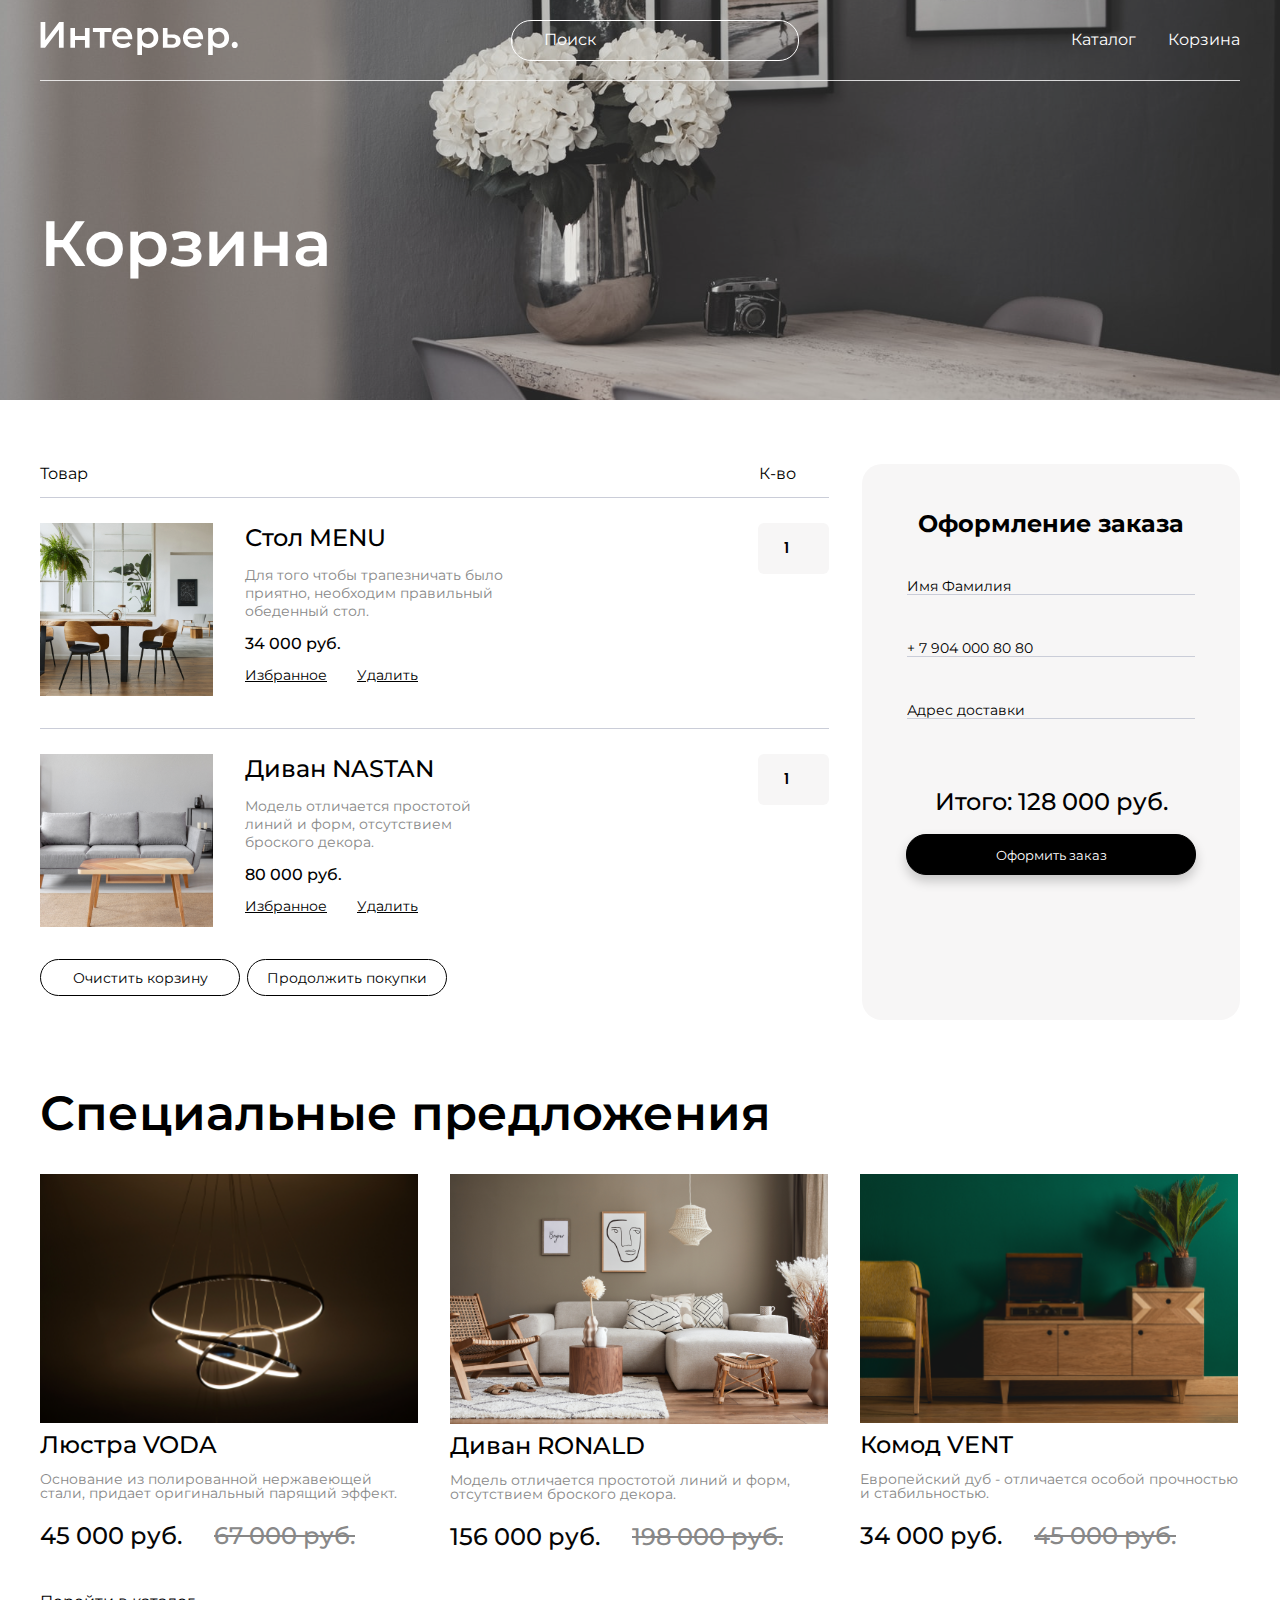
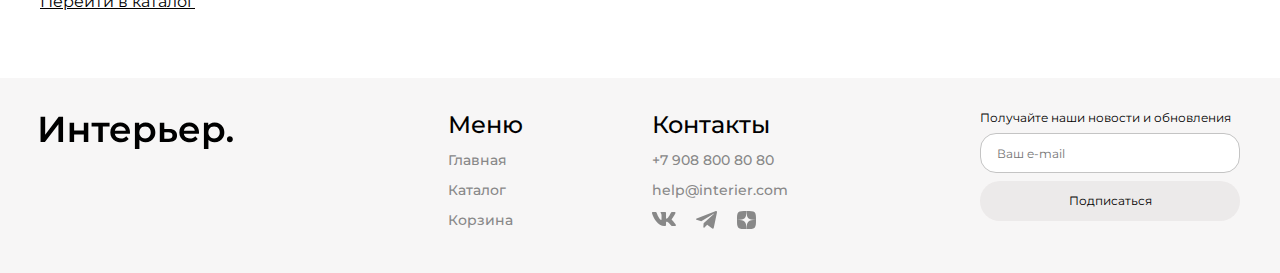
<file: cart.html>
<!DOCTYPE html>
<html lang="ru">
<head>
    <meta charset="UTF-8">
    <meta name="viewport" content="width=device-width, initial-scale=1.0">
    <title>Document</title>
    <link rel="stylesheet" href="style.css">
    <link rel="preconnect" href="https://fonts.googleapis.com">
    <link rel="preconnect" href="https://fonts.gstatic.com" crossorigin>
    <link href="https://fonts.googleapis.com/css2?family=Montserrat:ital,wght@0,100..900;1,100..900&display=swap"  rel="stylesheet">
    <link rel="preconnect" href="https://fonts.googleapis.com">
    <link rel="preconnect" href="https://fonts.gstatic.com" crossorigin>
    <link href="https://fonts.googleapis.com/css2?family=Poppins:ital,wght@0,100;0,200;0,300;0,400;0,500;0,600;0,700;0,800;0,900;1,100;1,200;1,300;1,400;1,500;1,600;1,700;1,800;1,900&display=swap" rel="stylesheet">
</head>
<body>
    <section class="top-cart center">
        <header class="header">
            <a class="header__img" href="index.html">
                <img class="header__img-logo" src="./img/logo.svg" alt="лого"></a>
                    <input class="header__input" placeholder="Поиск"  type="text">
            <nav class="nav">
                <a class="nav__link" href="catalog.html">Каталог</a>
                <a class="nav__link" href="#">Корзина</a>
            </nav>
            <nav class="nav-mob">
                <a href=""><svg viewBox="0 0 19 19" xmlns="http://www.w3.org/2000/svg" xmlns:xlink="http://www.w3.org/1999/xlink" width="19.000000" height="19.000000" fill="none">
	<rect width="19.000000" height="19.000000" x="0.000000" y="0.000000" fill="rgb(255,255,255)" fill-opacity="0" />
	<g>
		<path d="M14.5026 11.4261C15.4898 10.1534 15.9551 8.5524 15.8037 6.94883C15.6524 5.34525 14.8958 3.85955 13.688 2.79399C12.4801 1.72844 10.9116 1.16305 9.30171 1.21287C7.69178 1.26269 6.16129 1.92397 5.02162 3.06217C3.88095 4.20116 3.21751 5.73224 3.1665 7.34339C3.1155 8.95455 3.68076 10.5245 4.74709 11.7334C5.81343 12.9423 7.30059 13.699 8.90551 13.8495C10.5104 13.9999 12.1123 13.5328 13.3848 12.5432L13.4188 12.5788L16.7771 15.9378C16.8506 16.0114 16.938 16.0697 17.0341 16.1095C17.1302 16.1493 17.2332 16.1698 17.3372 16.1698C17.4412 16.1698 17.5442 16.1493 17.6403 16.1095C17.7364 16.0697 17.8237 16.0114 17.8973 15.9378C17.9708 15.8643 18.0292 15.777 18.069 15.6809C18.1088 15.5848 18.1293 15.4818 18.1293 15.3777C18.1293 15.2737 18.1088 15.1707 18.069 15.0746C18.0292 14.9785 17.9708 14.8912 17.8973 14.8176L14.5382 11.4594C14.5267 11.448 14.5148 11.4369 14.5026 11.4261ZM12.8591 4.18238C13.3061 4.62213 13.6616 5.14603 13.9051 5.72386C14.1486 6.30169 14.2752 6.92201 14.2778 7.54903C14.2803 8.17606 14.1587 8.79739 13.9199 9.37718C13.6812 9.95697 13.33 10.4838 12.8866 10.9271C12.4432 11.3705 11.9164 11.7217 11.3366 11.9605C10.7568 12.1993 10.1355 12.3209 9.50848 12.3183C8.88146 12.3158 8.26114 12.1891 7.68331 11.9456C7.10548 11.7021 6.58158 11.3466 6.14183 10.8997C5.26301 10.0064 4.77276 8.8021 4.77787 7.54903C4.78297 6.29597 5.28301 5.09568 6.16907 4.20962C7.05513 3.32356 8.25542 2.82352 9.50848 2.81841C10.7616 2.81331 11.9659 3.30356 12.8591 4.18238Z" fill="rgb(255,255,255)" fill-rule="evenodd" />
		<path d="M16.0037 8.1597C16.0422 7.75348 16.0419 7.34359 16.0028 6.93004C15.9638 6.51653 15.8874 6.11386 15.7737 5.72204C15.6599 5.33014 15.5088 4.9491 15.3203 4.5789C15.1318 4.20874 14.9125 3.86243 14.6625 3.53995C14.4125 3.21747 14.1318 2.91882 13.8203 2.64401C13.5087 2.36918 13.1774 2.12784 12.8262 1.91998C12.4751 1.71219 12.1042 1.53786 11.7134 1.39702C11.3226 1.25615 10.9257 1.15371 10.5227 1.0897C10.1198 1.0257 9.7107 1.00012 9.29553 1.01297C8.88035 1.02582 8.47364 1.07664 8.0754 1.16543C7.67713 1.25424 7.28733 1.38102 6.90599 1.54578C6.52468 1.71054 6.16521 1.90749 5.82759 2.13663C5.48997 2.36578 5.17421 2.62712 4.88029 2.92066C4.58619 3.21432 4.32429 3.52991 4.09461 3.86741C3.86481 4.20507 3.66725 4.56467 3.50193 4.9462C3.33664 5.32764 3.20939 5.7176 3.12017 6.11607C3.03095 6.51455 2.97976 6.92155 2.9666 7.33706C2.95345 7.75254 2.97879 8.16192 3.04261 8.56522C3.10645 8.96857 3.20878 9.36584 3.34962 9.757C3.49044 10.1481 3.66481 10.5194 3.87273 10.8709C4.08064 11.2223 4.3221 11.5539 4.59711 11.8657C4.87216 12.1775 5.17111 12.4585 5.49393 12.7087C5.81663 12.9588 6.1632 13.1781 6.53363 13.3666C6.90417 13.5551 7.28556 13.7063 7.67781 13.8199C8.06997 13.9336 8.47299 14.0098 8.88685 14.0486C9.30074 14.0874 9.71093 14.0874 10.1174 14.0486C10.5239 14.0098 10.9267 13.9322 11.3258 13.8159C11.7249 13.6995 12.1063 13.5484 12.4699 13.3625C12.7815 13.2033 13.0801 13.0186 13.3656 12.8085L16.6356 16.0792C16.6822 16.1258 16.7324 16.1671 16.7861 16.2029C16.8397 16.2387 16.8968 16.2692 16.9575 16.2943C17.0183 16.3195 17.0803 16.3384 17.1435 16.3509C17.2068 16.3635 17.2714 16.3698 17.3372 16.3698C17.403 16.3698 17.4675 16.3635 17.5308 16.351C17.5941 16.3384 17.6561 16.3195 17.7168 16.2943C17.7776 16.2691 17.8349 16.2386 17.8885 16.2028C17.9422 16.1669 17.9922 16.1258 18.0387 16.0793C18.0852 16.0328 18.1263 15.9827 18.1622 15.9291C18.198 15.8755 18.2286 15.8182 18.2538 15.7574C18.2789 15.6966 18.2978 15.6346 18.3104 15.5713C18.323 15.508 18.3293 15.4435 18.3293 15.3777C18.3293 15.312 18.323 15.2475 18.3104 15.1842C18.2978 15.1209 18.279 15.0589 18.2538 14.9981C18.2286 14.9373 18.198 14.88 18.1622 14.8263C18.1263 14.7727 18.0852 14.7227 18.0387 14.6762L14.7681 11.4064C14.9776 11.1209 15.1617 10.8225 15.3204 10.5111C15.5057 10.1475 15.6563 9.76627 15.7722 9.36736C15.8881 8.96847 15.9653 8.56592 16.0037 8.1597ZM14.5026 11.4261C15.4898 10.1534 15.9551 8.5524 15.8037 6.94883C15.6524 5.34525 14.8958 3.85955 13.688 2.79399C12.4801 1.72844 10.9116 1.16305 9.30171 1.21287C7.69178 1.26269 6.16129 1.92397 5.02162 3.06217C3.88095 4.20116 3.21751 5.73224 3.1665 7.34339C3.1155 8.95455 3.68076 10.5245 4.74709 11.7334C5.81343 12.9423 7.30059 13.699 8.90551 13.8495C10.5104 13.9999 12.1123 13.5328 13.3848 12.5432L13.4188 12.5788L16.7771 15.9378C16.8506 16.0114 16.938 16.0697 17.0341 16.1095C17.1302 16.1493 17.2332 16.1698 17.3372 16.1698C17.4412 16.1698 17.5442 16.1493 17.6403 16.1095C17.7364 16.0697 17.8237 16.0114 17.8973 15.9378C17.9708 15.8643 18.0292 15.777 18.069 15.6809C18.1088 15.5848 18.1293 15.4818 18.1293 15.3777C18.1293 15.2737 18.1088 15.1707 18.069 15.0746C18.0292 14.9785 17.9708 14.8912 17.8973 14.8176L14.5382 11.4594C14.5267 11.448 14.5148 11.4369 14.5026 11.4261ZM13.9051 5.72386C13.6616 5.14603 13.3061 4.62213 12.8591 4.18238C11.9659 3.30356 10.7616 2.81331 9.50848 2.81841C8.25542 2.82352 7.05513 3.32356 6.16907 4.20962C5.28301 5.09568 4.78297 6.29597 4.77787 7.54903C4.77276 8.8021 5.26301 10.0064 6.14183 10.8997C6.58158 11.3466 7.10548 11.7021 7.68331 11.9456C8.26114 12.1891 8.88146 12.3158 9.50848 12.3183C10.1355 12.3209 10.7568 12.1993 11.3366 11.9605C11.9164 11.7217 12.4432 11.3705 12.8866 10.9271C13.33 10.4838 13.6812 9.95697 13.9199 9.37718C14.1587 8.79739 14.2803 8.17606 14.2778 7.54903C14.2752 6.92201 14.1486 6.30169 13.9051 5.72386ZM13.2937 5.01323C13.4606 5.2593 13.603 5.52207 13.7208 5.80152C13.8386 6.08108 13.9272 6.36659 13.9867 6.65805C14.0462 6.94937 14.0766 7.24664 14.0778 7.54985C14.079 7.85309 14.0511 8.15062 13.994 8.44245C13.9368 8.73435 13.8505 9.02054 13.735 9.30102C13.6195 9.58146 13.4793 9.8454 13.3143 10.0929C13.1493 10.3403 12.9596 10.5713 12.7452 10.7857C12.5307 11.0002 12.2998 11.1899 12.0524 11.3548C11.8049 11.5198 11.5409 11.6601 11.2605 11.7756C10.98 11.8911 10.6938 11.9774 10.4019 12.0345C10.1101 12.0916 9.81255 12.1196 9.5093 12.1183C9.20608 12.1171 8.90881 12.0867 8.61748 12.0273C8.32603 11.9678 8.04053 11.8791 7.76097 11.7613C7.48152 11.6436 7.21876 11.5012 6.97269 11.3342C6.72656 11.1672 6.49713 10.9756 6.2844 10.7594C6.07396 10.5455 5.88784 10.3156 5.72606 10.0697C5.56424 9.82378 5.42677 9.56183 5.31362 9.28388C5.20048 9.00595 5.11593 8.72249 5.05997 8.43349C5.00401 8.14448 4.97664 7.84993 4.97786 7.54985C4.97909 7.24978 5.00885 6.95549 5.06716 6.66696C5.12547 6.37841 5.21232 6.09562 5.32773 5.81861C5.44312 5.54163 5.5827 5.28085 5.74648 5.03627C5.91028 4.79165 6.09829 4.56324 6.31049 4.35104C6.52269 4.13884 6.75109 3.95085 6.99569 3.78705C7.24028 3.62326 7.50107 3.48367 7.77806 3.36828C8.05509 3.25287 8.33788 3.16601 8.62644 3.1077C8.91496 3.0494 9.20925 3.01963 9.5093 3.01841C9.80937 3.01719 10.1039 3.04456 10.3929 3.10052C10.6819 3.15648 10.9654 3.24103 11.2433 3.35417C11.5213 3.46731 11.7832 3.60478 12.0291 3.76657C12.275 3.92837 12.5049 4.11449 12.7189 4.32494C12.9351 4.53767 13.1267 4.7671 13.2937 5.01323Z" fill="rgb(255,255,255)" fill-rule="evenodd" />
	</g>
                </svg></a>

                <a class="nav-mob__link" href="catalog.html"><svg viewBox="0 0 19.1995 19.2" xmlns="http://www.w3.org/2000/svg" xmlns:xlink="http://www.w3.org/1999/xlink" width="19.199463" height="19.199951" fill="none">
	<g>
		<rect width="4.571429" height="4.571429" x="0.000244" y="0.000000" fill="rgb(255,255,255)" />
		<rect width="4.571429" height="4.571429" x="0.000244" y="7.314209" fill="rgb(255,255,255)" />
		<rect width="4.571429" height="4.571428" x="0.000244" y="14.628540" fill="rgb(255,255,255)" />
		<rect width="4.571429" height="4.571429" x="7.313721" y="7.314209" fill="rgb(255,255,255)" />
		<rect width="4.571429" height="4.571428" x="7.313721" y="14.628540" fill="rgb(255,255,255)" />
		<rect width="4.571429" height="4.571429" x="7.313721" y="0.000000" fill="rgb(255,255,255)" />
		<rect width="4.571428" height="4.571429" x="14.628174" y="7.314209" fill="rgb(255,255,255)" />
		<rect width="4.571428" height="4.571428" x="14.628174" y="14.628540" fill="rgb(255,255,255)" />
		<rect width="4.571428" height="4.571429" x="14.628174" y="0.000000" fill="rgb(255,255,255)" />
	</g>
                </svg></a>

                <a class="nav-mob__link" href="cart.html"><svg viewBox="0 0 25 25" xmlns="http://www.w3.org/2000/svg" xmlns:xlink="http://www.w3.org/1999/xlink" width="25.000000" height="25.000000" fill="none">
	<rect width="25.000000" height="25.000000" x="0.000000" y="0.000000" fill="rgb(255,255,255)" fill-opacity="0" transform="matrix(-1,0,0,1,25,0)" />
	<path d="M7.25936 16.6667C6.70683 16.6667 6.17692 16.4472 5.78622 16.0565C5.39552 15.6658 5.17603 15.1359 5.17603 14.5833C5.17603 14.0308 5.39552 13.5009 5.78622 13.1102C6.17692 12.7195 6.70683 12.5 7.25936 12.5C7.8119 12.5 8.3418 12.7195 8.7325 13.1102C9.1232 13.5009 9.3427 14.0308 9.3427 14.5833C9.3427 15.1359 9.1232 15.6658 8.7325 16.0565C8.3418 16.4472 7.8119 16.6667 7.25936 16.6667ZM14.551 16.6667C13.9985 16.6667 13.4686 16.4472 13.0779 16.0565C12.6872 15.6658 12.4677 15.1359 12.4677 14.5833C12.4677 14.0308 12.6872 13.5009 13.0779 13.1102C13.4686 12.7195 13.9985 12.5 14.551 12.5C15.1036 12.5 15.6335 12.7195 16.0242 13.1102C16.4149 13.5009 16.6344 14.0308 16.6344 14.5833C16.6344 15.1359 16.4149 15.6658 16.0242 16.0565C15.6335 16.4472 15.1036 16.6667 14.551 16.6667ZM0.969779 2.00312C0.709739 1.99474 0.463155 1.88554 0.282173 1.69863C0.101191 1.51171 -4.62593e-16 1.26174 0 1.00156C-4.62593e-16 0.741387 0.101191 0.491411 0.282173 0.304497C0.463155 0.117584 0.709739 0.0083873 0.969779 0L2.16874 0C3.10832 0 3.92082 0.652083 4.12499 1.56875L5.4302 7.44583C5.63436 8.3625 6.44686 9.01458 7.38645 9.01458L15.2114 9.01458L16.7135 3.00417L6.97915 3.00417C6.72156 2.99241 6.47841 2.88181 6.30028 2.69537C6.12215 2.50892 6.02275 2.26099 6.02275 2.00312C6.02275 1.74526 6.12215 1.49733 6.30028 1.31088C6.47841 1.12444 6.72156 1.01384 6.97915 1.00208L16.7135 1.00208C17.018 1.00199 17.3186 1.07133 17.5923 1.20483C17.866 1.33832 18.1056 1.53246 18.293 1.77248C18.4804 2.01251 18.6106 2.29209 18.6737 2.59C18.7369 2.8879 18.7312 3.19627 18.6573 3.49167L17.1552 9.5C17.0469 9.93354 16.7968 10.3184 16.4446 10.5934C16.0924 10.8684 15.6583 11.0178 15.2114 11.0177L7.38645 11.0177C6.47477 11.0178 5.59032 10.707 4.87917 10.1366C4.16801 9.56612 3.67268 8.77019 3.47499 7.88021L2.16874 2.00312L0.969779 2.00312Z" fill="rgb(255,255,255)" fill-rule="nonzero" transform="matrix(-1,0,0,1,21.8428,4.16663)" />
                </svg></a>
            </nav>
        </header>
            <h1 class="top-cart__title">Корзина</h1>
    </section>

    <section class="cart center">
         <div class="cart__content">
            <div class="cart__name-box">
             <p>Товар</p>
             <p>К-во</p>       
            </div>
            <div class="cart__item">
                <div class="cart__left">
                    <img class="cart__img" src="./img/cart-1.png" alt="">
                    <div class="cart__info">
                        <h4 class="cart__info-title">Стол MENU</h4>
                        <p class="cart__info-text">Для того чтобы трапезничать было приятно, необходим правильный обеденный стол.</p>
                        <p class="cart__info-price">34 000 руб.</p>
                        <div class="cart__link-box">
                            <a class="cart__links" href="#">Избранное</a>
                            <a class="cart__links" href="#">Удалить</a>
                        </div>
                    </div>          
                </div>
                <input class="cart__input" type="number" min="1" value="1">
            </div>
            
            <div class="cart__item">
                <div class="cart__left">
                    <img class="cart__img" src="./img/cart-2.png" alt="">
                    <div class="cart__info">
                        <h4 class="cart__info-title">Диван NASTAN</h4>
                        <p class="cart__info-text">Модель отличается простотой линий и форм, отсутствием броского декора.</p>
                        <p class="cart__info-price">80 000 руб.</p>
                        <div class="cart__link-box">
                            <a class="cart__links" href="#">Избранное</a>
                            <a class="cart__links" href="#">Удалить</a>
                        </div>
                    </div>          
                </div>
                <input class="cart__input" type="number" min="1" value="1">
            </div>

            <div class="cart__content-buttons">
                <a class="cart__content-button-1" href="#">Очистить корзину</a>
                <a class="cart__content-button-1" href="catalog.html">Продолжить покупки</a>
                <!-- <button class="cart__content-button-1" type="submit">Продолжить покупки</button> -->
            </div>
        </div>
        <form class="cart__form" action="#" method="post">
            <h3 class="cart__title">Оформление заказа</h3>
            <input class="cart__input-name" placeholder="Имя Фамилия" type="text" required>
            <input class="cart__input-tel" placeholder="+ 7 904 000 80 80" type="tel" required>
            <input class="cart__input-address" placeholder="Адрес доставки" type="text" required>
            <h4 class="cart__price">Итого: 128 000 руб.</h4>
            <button class="cart__button" type="submit">Оформить заказ</button>
        </form>
    </section>

<!-- Специальные предложения -->
    <section class="product-box center">
        <h2 class="product-box__title block-title">Специальные предложения</h2>
        <div class="product-content">
            <article class="product">
                <div class="product__container">
                    <img class="product__img" src="./img/VODA1.png" alt="VODA">
                    <div class="product__icons-box">
                        <button class="product__icon"><svg viewBox="0 0 18.1652 21.083" xmlns="http://www.w3.org/2000/svg" xmlns:xlink="http://www.w3.org/1999/xlink" width="18.165161" height="21.083008" fill="none">
	<path d="M4.08258 7L4.08258 5C4.08258 3.67916 4.15351 1.93397 5.08258 1C6.01166 0.0660251 7.76867 8.84667e-16 9.08258 0C10.3965 2.21167e-16 12.1535 0.0660251 13.0826 1C14.0117 1.93397 14.0826 3.67916 14.0826 5L14.0826 7L17.0826 7C17.3454 7 17.8968 6.81321 18.0826 7C18.2684 7.18679 18.0826 7.73583 18.0826 8L18.0826 20C18.0826 20.2642 18.2684 20.8132 18.0826 21C17.8968 21.1868 17.3454 21 17.0826 21L1.08258 21C0.819802 21 0.2684 21.1868 0.0825847 21C-0.103231 20.8132 0.0825847 20.2642 0.0825847 20L0.0825847 8C0.0825847 7.73583 -0.103231 7.18679 0.0825847 7C0.2684 6.81321 0.819802 7 1.08258 7L4.08258 7ZM4.08258 9L2.08258 9L2.08258 19L16.0826 19L16.0826 9L14.0826 9L14.0826 11L12.0826 11L12.0826 9L6.08258 9L6.08258 11L4.08258 11L4.08258 9ZM6.08258 7L12.0826 7L12.0826 5C12.0826 4.2075 11.64 3.56038 11.0826 3C10.5251 2.43962 9.87093 2 9.08258 2C8.29424 2 7.64003 2.43962 7.08258 3C6.52514 3.56038 6.08258 4.2075 6.08258 5L6.08258 7Z" fill="rgb(196,196,196)" fill-rule="nonzero" />
</svg></button>
                        <button class="product__icon"><svg viewBox="0 0 20 18.0091" xmlns="http://www.w3.org/2000/svg" xmlns:xlink="http://www.w3.org/1999/xlink" width="20.000046" height="18.009117" fill="none">
        <path  d="M10 18.0011C9.35502 17.4291 8.62602 16.8341 7.85502 16.2011L7.84502 16.2011C5.13002 13.9811 2.05302 11.4691 0.694023 8.45915C0.24754 7.50087 0.0109268 6.45827 1.1406e-05 5.40115C-0.00297039 3.95063 0.578794 2.56013 1.61383 1.54391C2.64887 0.527696 4.04981 -0.0284583 5.50002 0.00114717C6.68065 0.00301197 7.83586 0.344228 8.82802 0.984147C9.26399 1.26712 9.65844 1.6094 10 2.00115C10.3435 1.61094 10.7381 1.26886 11.173 0.984147C12.1648 0.344102 13.3197 0.00286572 14.5 0.00114717C15.9502 -0.0284583 17.3512 0.527696 18.3862 1.54391C19.4213 2.56013 20.003 3.95063 20 5.40115C19.9898 6.45996 19.7532 7.50434 19.306 8.46415C17.947 11.4741 14.871 13.9851 12.156 16.2011L12.146 16.2091C11.374 16.8381 10.646 17.4331 10.001 18.0091L10 18.0011ZM5.50002 2.00115C4.56853 1.98949 3.67009 2.34599 3.00002 2.99315C2.35441 3.62731 1.99358 4.49619 1.99994 5.40115C2.01135 6.17165 2.18585 6.931 2.51202 7.62915C3.15353 8.92785 4.01913 10.1032 5.06902 11.1011C6.06002 12.1011 7.20002 13.0691 8.18602 13.8831C8.45902 14.1081 8.73702 14.3351 9.01502 14.5621L9.19002 14.7051C9.45702 14.9231 9.73302 15.1491 10 15.3711L10.013 15.3591L10.019 15.3541L10.025 15.3541L10.034 15.3471L10.039 15.3471L10.044 15.3471L10.062 15.3321L10.103 15.2991L10.11 15.2931L10.121 15.2851L10.127 15.2851L10.136 15.2771L10.8 14.7321L10.974 14.5891C11.255 14.3601 11.533 14.1331 11.806 13.9081C12.792 13.0941 13.933 12.1271 14.924 11.1221C15.9741 10.1247 16.8397 8.94966 17.481 7.65115C17.8131 6.94695 17.9901 6.17965 18.0001 5.40115C18.0042 4.49899 17.6435 3.63344 17 3.00115C16.3312 2.35107 15.4326 1.99163 14.5 2.00115C13.3619 1.99148 12.274 2.46852 11.51 3.31215L10 5.05215L8.49002 3.31215C7.72609 2.46852 6.6381 1.99148 5.50002 2.00115Z" fill="rgb(196,196,196)" fill-rule="nonzero" />
    </svg></button>
                    </div>
                </div>
                <h3 class="product__title">Люстра VODA</h3>
                <p class="product__about">Основание из полированной нержавеющей стали, придает оригинальный парящий эффект.</p>
                <div class="product__box-price">
                    <div class="product__price">45 000 руб.</div>
                    <div class="product__price product__price_sale">67 000 руб.</div>
                </div>
            </article>
            <article class="product">
                <div class="product__container">
                <img class="product__img" src="./img/RONALD2.png" alt="RONALD">
                    <div class="product__icons-box">
                        <button class="product__icon"><svg viewBox="0 0 18.1652 21.083" xmlns="http://www.w3.org/2000/svg" xmlns:xlink="http://www.w3.org/1999/xlink" width="18.165161" height="21.083008" fill="none">
	<path d="M4.08258 7L4.08258 5C4.08258 3.67916 4.15351 1.93397 5.08258 1C6.01166 0.0660251 7.76867 8.84667e-16 9.08258 0C10.3965 2.21167e-16 12.1535 0.0660251 13.0826 1C14.0117 1.93397 14.0826 3.67916 14.0826 5L14.0826 7L17.0826 7C17.3454 7 17.8968 6.81321 18.0826 7C18.2684 7.18679 18.0826 7.73583 18.0826 8L18.0826 20C18.0826 20.2642 18.2684 20.8132 18.0826 21C17.8968 21.1868 17.3454 21 17.0826 21L1.08258 21C0.819802 21 0.2684 21.1868 0.0825847 21C-0.103231 20.8132 0.0825847 20.2642 0.0825847 20L0.0825847 8C0.0825847 7.73583 -0.103231 7.18679 0.0825847 7C0.2684 6.81321 0.819802 7 1.08258 7L4.08258 7ZM4.08258 9L2.08258 9L2.08258 19L16.0826 19L16.0826 9L14.0826 9L14.0826 11L12.0826 11L12.0826 9L6.08258 9L6.08258 11L4.08258 11L4.08258 9ZM6.08258 7L12.0826 7L12.0826 5C12.0826 4.2075 11.64 3.56038 11.0826 3C10.5251 2.43962 9.87093 2 9.08258 2C8.29424 2 7.64003 2.43962 7.08258 3C6.52514 3.56038 6.08258 4.2075 6.08258 5L6.08258 7Z" fill="rgb(196,196,196)" fill-rule="nonzero" />
</svg></button>
                        <button class="product__icon"><svg viewBox="0 0 20 18.0091" xmlns="http://www.w3.org/2000/svg" xmlns:xlink="http://www.w3.org/1999/xlink" width="20.000046" height="18.009117" fill="none">
        <path  d="M10 18.0011C9.35502 17.4291 8.62602 16.8341 7.85502 16.2011L7.84502 16.2011C5.13002 13.9811 2.05302 11.4691 0.694023 8.45915C0.24754 7.50087 0.0109268 6.45827 1.1406e-05 5.40115C-0.00297039 3.95063 0.578794 2.56013 1.61383 1.54391C2.64887 0.527696 4.04981 -0.0284583 5.50002 0.00114717C6.68065 0.00301197 7.83586 0.344228 8.82802 0.984147C9.26399 1.26712 9.65844 1.6094 10 2.00115C10.3435 1.61094 10.7381 1.26886 11.173 0.984147C12.1648 0.344102 13.3197 0.00286572 14.5 0.00114717C15.9502 -0.0284583 17.3512 0.527696 18.3862 1.54391C19.4213 2.56013 20.003 3.95063 20 5.40115C19.9898 6.45996 19.7532 7.50434 19.306 8.46415C17.947 11.4741 14.871 13.9851 12.156 16.2011L12.146 16.2091C11.374 16.8381 10.646 17.4331 10.001 18.0091L10 18.0011ZM5.50002 2.00115C4.56853 1.98949 3.67009 2.34599 3.00002 2.99315C2.35441 3.62731 1.99358 4.49619 1.99994 5.40115C2.01135 6.17165 2.18585 6.931 2.51202 7.62915C3.15353 8.92785 4.01913 10.1032 5.06902 11.1011C6.06002 12.1011 7.20002 13.0691 8.18602 13.8831C8.45902 14.1081 8.73702 14.3351 9.01502 14.5621L9.19002 14.7051C9.45702 14.9231 9.73302 15.1491 10 15.3711L10.013 15.3591L10.019 15.3541L10.025 15.3541L10.034 15.3471L10.039 15.3471L10.044 15.3471L10.062 15.3321L10.103 15.2991L10.11 15.2931L10.121 15.2851L10.127 15.2851L10.136 15.2771L10.8 14.7321L10.974 14.5891C11.255 14.3601 11.533 14.1331 11.806 13.9081C12.792 13.0941 13.933 12.1271 14.924 11.1221C15.9741 10.1247 16.8397 8.94966 17.481 7.65115C17.8131 6.94695 17.9901 6.17965 18.0001 5.40115C18.0042 4.49899 17.6435 3.63344 17 3.00115C16.3312 2.35107 15.4326 1.99163 14.5 2.00115C13.3619 1.99148 12.274 2.46852 11.51 3.31215L10 5.05215L8.49002 3.31215C7.72609 2.46852 6.6381 1.99148 5.50002 2.00115Z" fill="rgb(196,196,196)" fill-rule="nonzero" />
    </svg></button>
                    </div>
                </div>
                <h3 class="product__title">Диван RONALD</h3>
                <p class="product__about">Модель отличается простотой линий и форм, отсутствием броского декора.</p>
                <div class="product__box-price">
                    <p class="product__price">156 000 руб.</p>
                    <p class="product__price product__price_sale ">198 000 руб.</p>
                </div>
            </article>
            <article class="product">
                <div class="product__container">
                <img class="product__img" src="./img/VENT3.png" alt="VENT">
                    <div class="product__icons-box">
                        <button class="product__icon"><svg viewBox="0 0 18.1652 21.083" xmlns="http://www.w3.org/2000/svg" xmlns:xlink="http://www.w3.org/1999/xlink" width="18.165161" height="21.083008" fill="none">
	<path d="M4.08258 7L4.08258 5C4.08258 3.67916 4.15351 1.93397 5.08258 1C6.01166 0.0660251 7.76867 8.84667e-16 9.08258 0C10.3965 2.21167e-16 12.1535 0.0660251 13.0826 1C14.0117 1.93397 14.0826 3.67916 14.0826 5L14.0826 7L17.0826 7C17.3454 7 17.8968 6.81321 18.0826 7C18.2684 7.18679 18.0826 7.73583 18.0826 8L18.0826 20C18.0826 20.2642 18.2684 20.8132 18.0826 21C17.8968 21.1868 17.3454 21 17.0826 21L1.08258 21C0.819802 21 0.2684 21.1868 0.0825847 21C-0.103231 20.8132 0.0825847 20.2642 0.0825847 20L0.0825847 8C0.0825847 7.73583 -0.103231 7.18679 0.0825847 7C0.2684 6.81321 0.819802 7 1.08258 7L4.08258 7ZM4.08258 9L2.08258 9L2.08258 19L16.0826 19L16.0826 9L14.0826 9L14.0826 11L12.0826 11L12.0826 9L6.08258 9L6.08258 11L4.08258 11L4.08258 9ZM6.08258 7L12.0826 7L12.0826 5C12.0826 4.2075 11.64 3.56038 11.0826 3C10.5251 2.43962 9.87093 2 9.08258 2C8.29424 2 7.64003 2.43962 7.08258 3C6.52514 3.56038 6.08258 4.2075 6.08258 5L6.08258 7Z" fill="rgb(196,196,196)" fill-rule="nonzero" />
</svg></button>
                        <button class="product__icon"><svg viewBox="0 0 20 18.0091" xmlns="http://www.w3.org/2000/svg" xmlns:xlink="http://www.w3.org/1999/xlink" width="20.000046" height="18.009117" fill="none">
        <path  d="M10 18.0011C9.35502 17.4291 8.62602 16.8341 7.85502 16.2011L7.84502 16.2011C5.13002 13.9811 2.05302 11.4691 0.694023 8.45915C0.24754 7.50087 0.0109268 6.45827 1.1406e-05 5.40115C-0.00297039 3.95063 0.578794 2.56013 1.61383 1.54391C2.64887 0.527696 4.04981 -0.0284583 5.50002 0.00114717C6.68065 0.00301197 7.83586 0.344228 8.82802 0.984147C9.26399 1.26712 9.65844 1.6094 10 2.00115C10.3435 1.61094 10.7381 1.26886 11.173 0.984147C12.1648 0.344102 13.3197 0.00286572 14.5 0.00114717C15.9502 -0.0284583 17.3512 0.527696 18.3862 1.54391C19.4213 2.56013 20.003 3.95063 20 5.40115C19.9898 6.45996 19.7532 7.50434 19.306 8.46415C17.947 11.4741 14.871 13.9851 12.156 16.2011L12.146 16.2091C11.374 16.8381 10.646 17.4331 10.001 18.0091L10 18.0011ZM5.50002 2.00115C4.56853 1.98949 3.67009 2.34599 3.00002 2.99315C2.35441 3.62731 1.99358 4.49619 1.99994 5.40115C2.01135 6.17165 2.18585 6.931 2.51202 7.62915C3.15353 8.92785 4.01913 10.1032 5.06902 11.1011C6.06002 12.1011 7.20002 13.0691 8.18602 13.8831C8.45902 14.1081 8.73702 14.3351 9.01502 14.5621L9.19002 14.7051C9.45702 14.9231 9.73302 15.1491 10 15.3711L10.013 15.3591L10.019 15.3541L10.025 15.3541L10.034 15.3471L10.039 15.3471L10.044 15.3471L10.062 15.3321L10.103 15.2991L10.11 15.2931L10.121 15.2851L10.127 15.2851L10.136 15.2771L10.8 14.7321L10.974 14.5891C11.255 14.3601 11.533 14.1331 11.806 13.9081C12.792 13.0941 13.933 12.1271 14.924 11.1221C15.9741 10.1247 16.8397 8.94966 17.481 7.65115C17.8131 6.94695 17.9901 6.17965 18.0001 5.40115C18.0042 4.49899 17.6435 3.63344 17 3.00115C16.3312 2.35107 15.4326 1.99163 14.5 2.00115C13.3619 1.99148 12.274 2.46852 11.51 3.31215L10 5.05215L8.49002 3.31215C7.72609 2.46852 6.6381 1.99148 5.50002 2.00115Z" fill="rgb(196,196,196)" fill-rule="nonzero" />
    </svg></button>
                    </div>
                </div>
                <h3 class="product__title">Комод VENT</h3>
                <p class="product__about">Европейский дуб - отличается особой прочностью и стабильностью.</p>
                <div class="product__box-price">
                    <p class="product__price">34 000 руб.</p>
                    <p class="product__price product__price_sale">45 000 руб.</p>
                </div>
            </article>            
        </div>
    </section>

<!-- Ссылка на каталог -->
    <div class="link-box center">
        <a class="link-box__link" href="catalog.html">Перейти в каталог</a>
    </div>

<!-- Подвал -->
    <footer class="footer center">
        <a class="footer__logo" href="index.html"><img src="./img/logo_footer.svg" alt="logo_footer"></a>
        <section class="footer__content">
            <div class="footer__info">
                <nav class="footer__item">
                        <h4 class="footer__title">Меню</h4>
                        <a class="footer__item-link" href="index.html">Главная</a>
                        <a class="footer__item-link" href="catalog.html">Каталог</a>
                        <a class="footer__item-link" href="cart.html">Корзина</a>
                </nav>
                <div class="footer__item">
                    <h4 class="footer__title">Контакты</h4>
                    <a class="footer__item-link" href="tel:+79088008080">+7 908 800 80 80</a>
                    <a class="footer__item-link" href="mailto:help@interier.com">help@interier.com</a>
                    <div class="footer__icons">
                            <a class="footer__icons-link" href="#"><svg viewBox="0 0 24.0005 14" xmlns="http://www.w3.org/2000/svg" xmlns:xlink="http://www.w3.org/1999/xlink" width="24.000488" height="14.000000" fill="none">
	<path d="M23.45 0.948C23.616 0.402 23.45 0 22.655 0L20.03 0C19.362 0 19.054 0.347 18.887 0.73C18.887 0.73 17.552 3.926 15.661 6.002C15.049 6.604 14.771 6.795 14.437 6.795C14.27 6.795 14.019 6.604 14.019 6.057L14.019 0.948C14.019 0.292 13.835 0 13.279 0L9.151 0C8.734 0 8.483 0.304 8.483 0.593C8.483 1.214 9.429 1.358 9.526 3.106L9.526 6.904C9.526 7.737 9.373 7.888 9.039 7.888C8.149 7.888 5.984 4.677 4.699 1.003C4.45 0.288 4.198 0 3.527 0L0.9 0C0.15 0 0 0.347 0 0.73C0 1.412 0.89 4.8 4.145 9.281C6.315 12.341 9.37 14 12.153 14C13.822 14 14.028 13.632 14.028 12.997L14.028 10.684C14.028 9.947 14.186 9.8 14.715 9.8C15.105 9.8 15.772 9.992 17.33 11.467C19.11 13.216 19.403 14 20.405 14L23.03 14C23.78 14 24.156 13.632 23.94 12.904C23.702 12.18 22.852 11.129 21.725 9.882C21.113 9.172 20.195 8.407 19.916 8.024C19.527 7.533 19.638 7.314 19.916 6.877C19.916 6.877 23.116 2.451 23.449 0.948L23.45 0.948Z" fill="rgb(136.078,136.078,136.078)" fill-rule="evenodd" />
</svg>
</a>
                            <a class="footer__icons-link" href="#"><svg viewBox="0 0 21 17.6757" xmlns="http://www.w3.org/2000/svg" xmlns:xlink="http://www.w3.org/1999/xlink" width="21.000000" height="17.675659" fill="none">
	<path d="M19.2952 0.200894L0.690181 7.4125C-0.0585179 7.74834 -0.311748 8.42087 0.50922 8.78587L5.28221 10.3105L16.8227 3.14143C17.4528 2.69136 18.0979 2.81137 17.5428 3.30647L7.63109 12.3272L7.31974 16.1448C7.60812 16.7342 8.13615 16.737 8.47297 16.444L11.2152 13.8359L15.9117 17.3709C17.0025 18.02 17.596 17.6011 17.8307 16.4114L20.9112 1.74952C21.231 0.285058 20.6856 -0.360199 19.2952 0.200894Z" fill="rgb(136.078,136.078,136.078)" fill-rule="nonzero" />
</svg>
</a>
                            <a class="footer__icons-link" href="#"><svg viewBox="0 0 19 18" xmlns="http://www.w3.org/2000/svg" xmlns:xlink="http://www.w3.org/1999/xlink" width="19.000000" height="18.000000" fill="none">
	<path d="M11.3321 10.7357C9.83929 12.195 9.73071 14.0143 9.60178 18C13.5239 18 16.2314 17.9871 17.6293 16.7014C18.9864 15.3771 19 12.69 19 9.09643C14.7929 9.225 12.8725 9.32143 11.3321 10.7357ZM0 9.09643C0 12.69 0.0135714 15.3771 1.37071 16.7014C2.76857 17.9871 5.47607 18 9.39821 18C9.2625 14.0143 9.16071 12.195 7.66786 10.7357C6.1275 9.32143 4.20714 9.21857 0 9.09643ZM9.39821 0C5.48286 0 2.76857 0.0128571 1.37071 1.29857C0.0135714 2.62286 0 5.31 0 8.90357C4.20714 8.775 6.1275 8.67857 7.66786 7.26429C9.16071 5.805 9.26929 3.98571 9.39821 0ZM11.3321 7.26429C9.83929 5.805 9.73071 3.98571 9.60178 0C13.5239 0 16.2314 0.0128571 17.6293 1.29857C18.9864 2.62286 19 5.31 19 8.90357C14.7929 8.775 12.8725 8.67857 11.3321 7.26429Z" fill="rgb(136.078,136.078,136.078)" fill-rule="nonzero" />
</svg>
</a>
                    </div>
                </div>
            </div>
            <form class="footer__form" action="#">
                    <p class="footer__form-news">Получайте наши новости и обновления</p>
                    <input class="footer__form-email" placeholder="Ваш e-mail" type="email">
                    <button class="footer__form-button" type="submit">Подписаться</button>
            </form>
        </section>
    </footer>
</body>

</html>
</file>
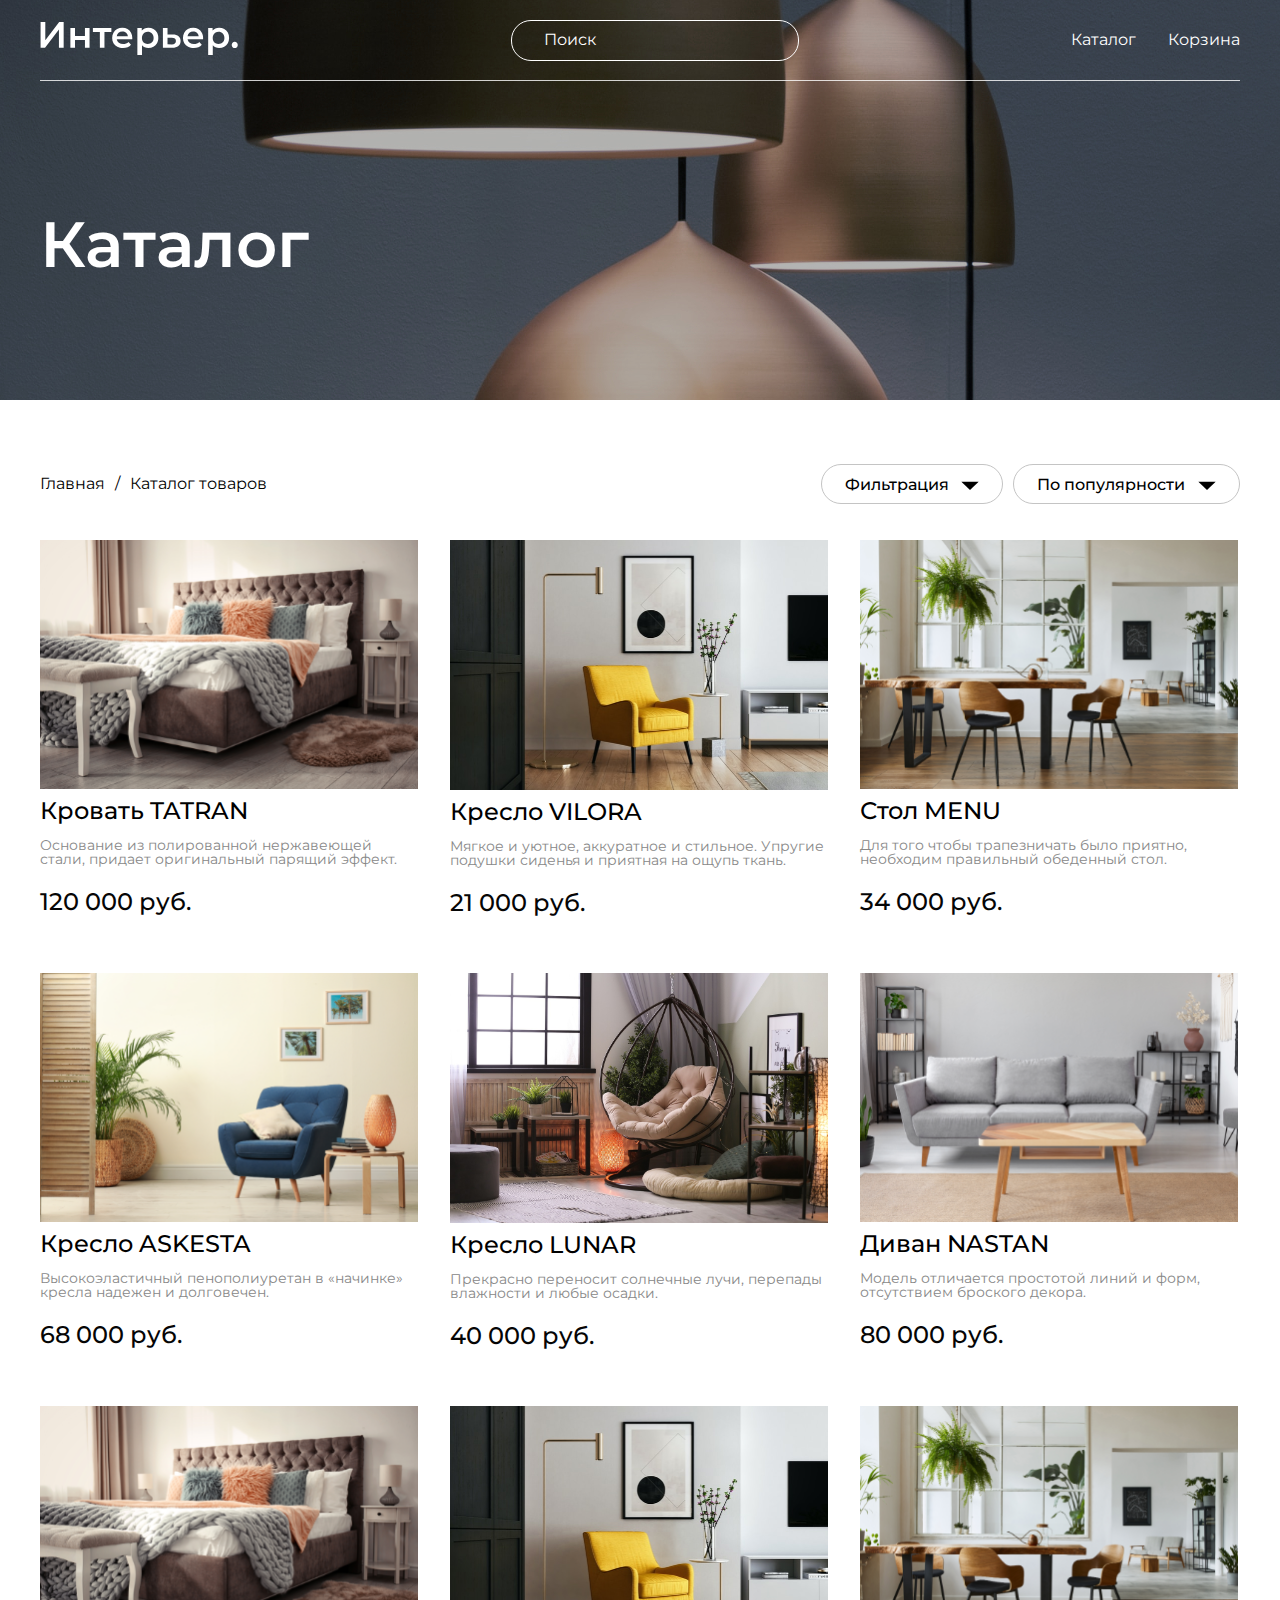
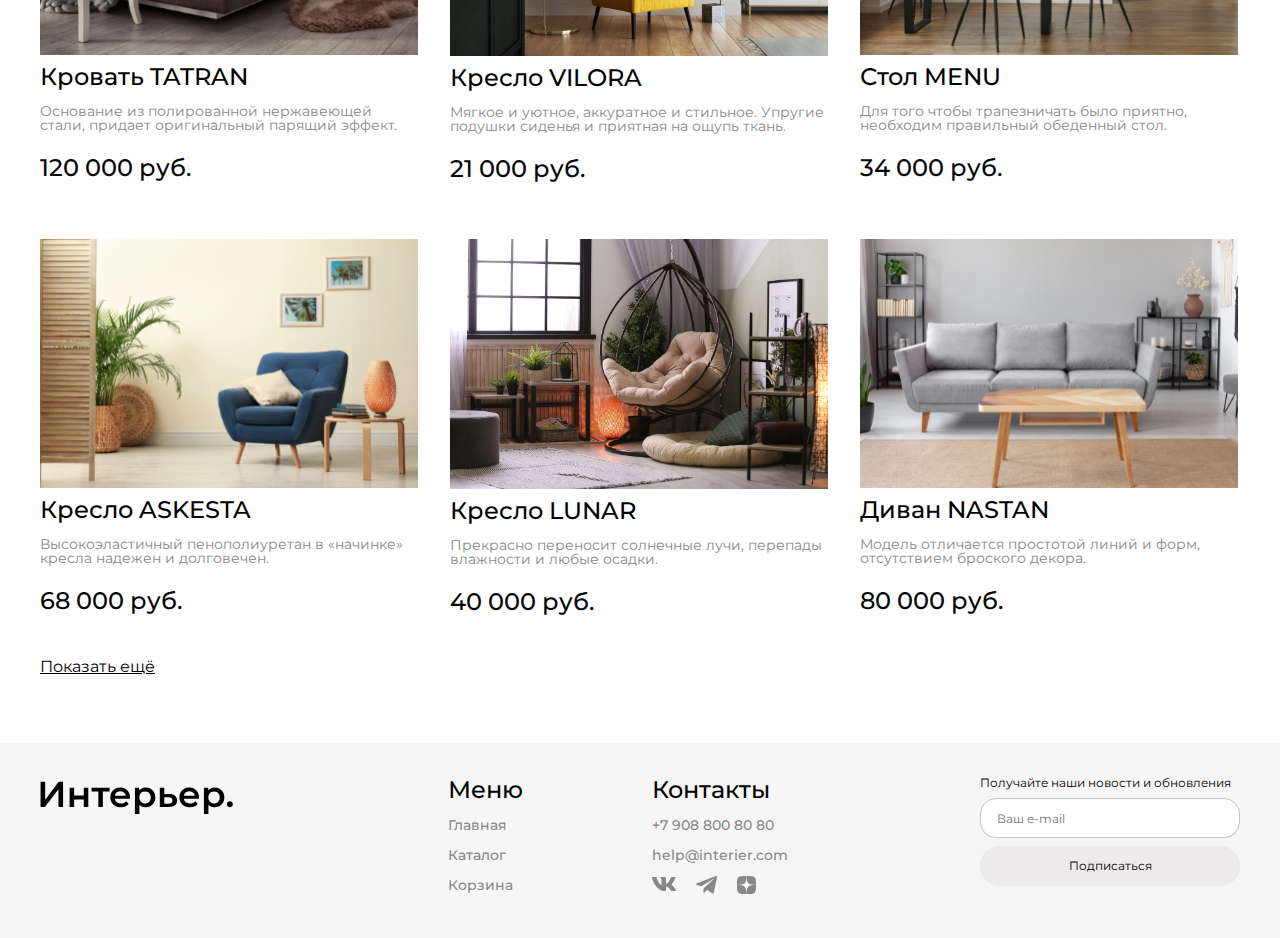
<file: catalog.html>
<!DOCTYPE html>
<html lang="ru">
<head>
    <meta charset="UTF-8">
    <meta name="viewport" content="width=device-width, initial-scale=1.0">
    <title>Document</title>
    <link rel="stylesheet" href="style.css">
    <link rel="preconnect" href="https://fonts.googleapis.com">
    <link rel="preconnect" href="https://fonts.gstatic.com" crossorigin>
    <link href="https://fonts.googleapis.com/css2?family=Montserrat:ital,wght@0,100..900;1,100..900&display=swap"  rel="stylesheet">
    <link rel="preconnect" href="https://fonts.googleapis.com">
    <link rel="preconnect" href="https://fonts.gstatic.com" crossorigin>
    <link href="https://fonts.googleapis.com/css2?family=Poppins:ital,wght@0,100;0,200;0,300;0,400;0,500;0,600;0,700;0,800;0,900;1,100;1,200;1,300;1,400;1,500;1,600;1,700;1,800;1,900&display=swap" rel="stylesheet">
</head>
<body>

<!-- Хеадер -->
    <section class="top-catalog center">
        <header class="header">
            <a class="header__img" href="index.html">
                <img class="header__img-logo" src="./img/logo.svg" alt="лого"></a>
                    <input class="header__input" placeholder="Поиск"  type="text">
            <nav class="nav">
                <a class="nav__link" href="catalog.html">Каталог</a>
                <a class="nav__link" href="cart.html">Корзина</a>
            </nav>
            <nav class="nav-mob">
                <a href="#"><svg viewBox="0 0 19 19" xmlns="http://www.w3.org/2000/svg" xmlns:xlink="http://www.w3.org/1999/xlink" width="19.000000" height="19.000000" fill="none">
	<rect width="19.000000" height="19.000000" x="0.000000" y="0.000000" fill="rgb(255,255,255)" fill-opacity="0" />
	<g>
		<path  d="M14.5026 11.4261C15.4898 10.1534 15.9551 8.5524 15.8037 6.94883C15.6524 5.34525 14.8958 3.85955 13.688 2.79399C12.4801 1.72844 10.9116 1.16305 9.30171 1.21287C7.69178 1.26269 6.16129 1.92397 5.02162 3.06217C3.88095 4.20116 3.21751 5.73224 3.1665 7.34339C3.1155 8.95455 3.68076 10.5245 4.74709 11.7334C5.81343 12.9423 7.30059 13.699 8.90551 13.8495C10.5104 13.9999 12.1123 13.5328 13.3848 12.5432L13.4188 12.5788L16.7771 15.9378C16.8506 16.0114 16.938 16.0697 17.0341 16.1095C17.1302 16.1493 17.2332 16.1698 17.3372 16.1698C17.4412 16.1698 17.5442 16.1493 17.6403 16.1095C17.7364 16.0697 17.8237 16.0114 17.8973 15.9378C17.9708 15.8643 18.0292 15.777 18.069 15.6809C18.1088 15.5848 18.1293 15.4818 18.1293 15.3777C18.1293 15.2737 18.1088 15.1707 18.069 15.0746C18.0292 14.9785 17.9708 14.8912 17.8973 14.8176L14.5382 11.4594C14.5267 11.448 14.5148 11.4369 14.5026 11.4261ZM12.8591 4.18238C13.3061 4.62213 13.6616 5.14603 13.9051 5.72386C14.1486 6.30169 14.2752 6.92201 14.2778 7.54903C14.2803 8.17606 14.1587 8.79739 13.9199 9.37718C13.6812 9.95697 13.33 10.4838 12.8866 10.9271C12.4432 11.3705 11.9164 11.7217 11.3366 11.9605C10.7568 12.1993 10.1355 12.3209 9.50848 12.3183C8.88146 12.3158 8.26114 12.1891 7.68331 11.9456C7.10548 11.7021 6.58158 11.3466 6.14183 10.8997C5.26301 10.0064 4.77276 8.8021 4.77787 7.54903C4.78297 6.29597 5.28301 5.09568 6.16907 4.20962C7.05513 3.32356 8.25542 2.82352 9.50848 2.81841C10.7616 2.81331 11.9659 3.30356 12.8591 4.18238Z" fill="rgb(255,255,255)" fill-rule="evenodd" />
		<path  d="M16.0037 8.1597C16.0422 7.75348 16.0419 7.34359 16.0028 6.93004C15.9638 6.51653 15.8874 6.11386 15.7737 5.72204C15.6599 5.33014 15.5088 4.9491 15.3203 4.5789C15.1318 4.20874 14.9125 3.86243 14.6625 3.53995C14.4125 3.21747 14.1318 2.91882 13.8203 2.64401C13.5087 2.36918 13.1774 2.12784 12.8262 1.91998C12.4751 1.71219 12.1042 1.53786 11.7134 1.39702C11.3226 1.25615 10.9257 1.15371 10.5227 1.0897C10.1198 1.0257 9.7107 1.00012 9.29553 1.01297C8.88035 1.02582 8.47364 1.07664 8.0754 1.16543C7.67713 1.25424 7.28733 1.38102 6.90599 1.54578C6.52468 1.71054 6.16521 1.90749 5.82759 2.13663C5.48997 2.36578 5.17421 2.62712 4.88029 2.92066C4.58619 3.21432 4.32429 3.52991 4.09461 3.86741C3.86481 4.20507 3.66725 4.56467 3.50193 4.9462C3.33664 5.32764 3.20939 5.7176 3.12017 6.11607C3.03095 6.51455 2.97976 6.92155 2.9666 7.33706C2.95345 7.75254 2.97879 8.16192 3.04261 8.56522C3.10645 8.96857 3.20878 9.36584 3.34962 9.757C3.49044 10.1481 3.66481 10.5194 3.87273 10.8709C4.08064 11.2223 4.3221 11.5539 4.59711 11.8657C4.87216 12.1775 5.17111 12.4585 5.49393 12.7087C5.81663 12.9588 6.1632 13.1781 6.53363 13.3666C6.90417 13.5551 7.28556 13.7063 7.67781 13.8199C8.06997 13.9336 8.47299 14.0098 8.88685 14.0486C9.30074 14.0874 9.71093 14.0874 10.1174 14.0486C10.5239 14.0098 10.9267 13.9322 11.3258 13.8159C11.7249 13.6995 12.1063 13.5484 12.4699 13.3625C12.7815 13.2033 13.0801 13.0186 13.3656 12.8085L16.6356 16.0792C16.6822 16.1258 16.7324 16.1671 16.7861 16.2029C16.8397 16.2387 16.8968 16.2692 16.9575 16.2943C17.0183 16.3195 17.0803 16.3384 17.1435 16.3509C17.2068 16.3635 17.2714 16.3698 17.3372 16.3698C17.403 16.3698 17.4675 16.3635 17.5308 16.351C17.5941 16.3384 17.6561 16.3195 17.7168 16.2943C17.7776 16.2691 17.8349 16.2386 17.8885 16.2028C17.9422 16.1669 17.9922 16.1258 18.0387 16.0793C18.0852 16.0328 18.1263 15.9827 18.1622 15.9291C18.198 15.8755 18.2286 15.8182 18.2538 15.7574C18.2789 15.6966 18.2978 15.6346 18.3104 15.5713C18.323 15.508 18.3293 15.4435 18.3293 15.3777C18.3293 15.312 18.323 15.2475 18.3104 15.1842C18.2978 15.1209 18.279 15.0589 18.2538 14.9981C18.2286 14.9373 18.198 14.88 18.1622 14.8263C18.1263 14.7727 18.0852 14.7227 18.0387 14.6762L14.7681 11.4064C14.9776 11.1209 15.1617 10.8225 15.3204 10.5111C15.5057 10.1475 15.6563 9.76627 15.7722 9.36736C15.8881 8.96847 15.9653 8.56592 16.0037 8.1597ZM14.5026 11.4261C15.4898 10.1534 15.9551 8.5524 15.8037 6.94883C15.6524 5.34525 14.8958 3.85955 13.688 2.79399C12.4801 1.72844 10.9116 1.16305 9.30171 1.21287C7.69178 1.26269 6.16129 1.92397 5.02162 3.06217C3.88095 4.20116 3.21751 5.73224 3.1665 7.34339C3.1155 8.95455 3.68076 10.5245 4.74709 11.7334C5.81343 12.9423 7.30059 13.699 8.90551 13.8495C10.5104 13.9999 12.1123 13.5328 13.3848 12.5432L13.4188 12.5788L16.7771 15.9378C16.8506 16.0114 16.938 16.0697 17.0341 16.1095C17.1302 16.1493 17.2332 16.1698 17.3372 16.1698C17.4412 16.1698 17.5442 16.1493 17.6403 16.1095C17.7364 16.0697 17.8237 16.0114 17.8973 15.9378C17.9708 15.8643 18.0292 15.777 18.069 15.6809C18.1088 15.5848 18.1293 15.4818 18.1293 15.3777C18.1293 15.2737 18.1088 15.1707 18.069 15.0746C18.0292 14.9785 17.9708 14.8912 17.8973 14.8176L14.5382 11.4594C14.5267 11.448 14.5148 11.4369 14.5026 11.4261ZM13.9051 5.72386C13.6616 5.14603 13.3061 4.62213 12.8591 4.18238C11.9659 3.30356 10.7616 2.81331 9.50848 2.81841C8.25542 2.82352 7.05513 3.32356 6.16907 4.20962C5.28301 5.09568 4.78297 6.29597 4.77787 7.54903C4.77276 8.8021 5.26301 10.0064 6.14183 10.8997C6.58158 11.3466 7.10548 11.7021 7.68331 11.9456C8.26114 12.1891 8.88146 12.3158 9.50848 12.3183C10.1355 12.3209 10.7568 12.1993 11.3366 11.9605C11.9164 11.7217 12.4432 11.3705 12.8866 10.9271C13.33 10.4838 13.6812 9.95697 13.9199 9.37718C14.1587 8.79739 14.2803 8.17606 14.2778 7.54903C14.2752 6.92201 14.1486 6.30169 13.9051 5.72386ZM13.2937 5.01323C13.4606 5.2593 13.603 5.52207 13.7208 5.80152C13.8386 6.08108 13.9272 6.36659 13.9867 6.65805C14.0462 6.94937 14.0766 7.24664 14.0778 7.54985C14.079 7.85309 14.0511 8.15062 13.994 8.44245C13.9368 8.73435 13.8505 9.02054 13.735 9.30102C13.6195 9.58146 13.4793 9.8454 13.3143 10.0929C13.1493 10.3403 12.9596 10.5713 12.7452 10.7857C12.5307 11.0002 12.2998 11.1899 12.0524 11.3548C11.8049 11.5198 11.5409 11.6601 11.2605 11.7756C10.98 11.8911 10.6938 11.9774 10.4019 12.0345C10.1101 12.0916 9.81255 12.1196 9.5093 12.1183C9.20608 12.1171 8.90881 12.0867 8.61748 12.0273C8.32603 11.9678 8.04053 11.8791 7.76097 11.7613C7.48152 11.6436 7.21876 11.5012 6.97269 11.3342C6.72656 11.1672 6.49713 10.9756 6.2844 10.7594C6.07396 10.5455 5.88784 10.3156 5.72606 10.0697C5.56424 9.82378 5.42677 9.56183 5.31362 9.28388C5.20048 9.00595 5.11593 8.72249 5.05997 8.43349C5.00401 8.14448 4.97664 7.84993 4.97786 7.54985C4.97909 7.24978 5.00885 6.95549 5.06716 6.66696C5.12547 6.37841 5.21232 6.09562 5.32773 5.81861C5.44312 5.54163 5.5827 5.28085 5.74648 5.03627C5.91028 4.79165 6.09829 4.56324 6.31049 4.35104C6.52269 4.13884 6.75109 3.95085 6.99569 3.78705C7.24028 3.62326 7.50107 3.48367 7.77806 3.36828C8.05509 3.25287 8.33788 3.16601 8.62644 3.1077C8.91496 3.0494 9.20925 3.01963 9.5093 3.01841C9.80937 3.01719 10.1039 3.04456 10.3929 3.10052C10.6819 3.15648 10.9654 3.24103 11.2433 3.35417C11.5213 3.46731 11.7832 3.60478 12.0291 3.76657C12.275 3.92837 12.5049 4.11449 12.7189 4.32494C12.9351 4.53767 13.1267 4.7671 13.2937 5.01323Z" fill="rgb(255,255,255)" fill-rule="evenodd" />
	</g>
                </svg></a>

                <a class="nav-mob__link" href="catalog.html"><svg viewBox="0 0 19.1995 19.2" xmlns="http://www.w3.org/2000/svg" xmlns:xlink="http://www.w3.org/1999/xlink" width="19.199463" height="19.199951" fill="none" >
	<g>
		<rect width="4.571429" height="4.571429" x="0.000244" y="0.000000" fill="rgb(255,255,255)" />
		<rect width="4.571429" height="4.571429" x="0.000244" y="7.314209" fill="rgb(255,255,255)" />
		<rect width="4.571429" height="4.571428" x="0.000244" y="14.628540" fill="rgb(255,255,255)" />
		<rect width="4.571429" height="4.571429" x="7.313721" y="7.314209" fill="rgb(255,255,255)" />
		<rect width="4.571429" height="4.571428" x="7.313721" y="14.628540" fill="rgb(255,255,255)" />
		<rect width="4.571429" height="4.571429" x="7.313721" y="0.000000" fill="rgb(255,255,255)" />
		<rect width="4.571428" height="4.571429" x="14.628174" y="7.314209" fill="rgb(255,255,255)" />
		<rect width="4.571428" height="4.571428" x="14.628174" y="14.628540" fill="rgb(255,255,255)" />
		<rect width="4.571428" height="4.571429" x="14.628174" y="0.000000" fill="rgb(255,255,255)" />
	</g>
                </svg></a>

                <a class="nav-mob__link" href="cart.html"><svg viewBox="0 0 25 25" xmlns="http://www.w3.org/2000/svg" xmlns:xlink="http://www.w3.org/1999/xlink" width="25.000000" height="25.000000" fill="none">
	<rect width="25.000000" height="25.000000" x="0.000000" y="0.000000" fill="rgb(255,255,255)" fill-opacity="0" transform="matrix(-1,0,0,1,25,0)" />
	<path  d="M7.25936 16.6667C6.70683 16.6667 6.17692 16.4472 5.78622 16.0565C5.39552 15.6658 5.17603 15.1359 5.17603 14.5833C5.17603 14.0308 5.39552 13.5009 5.78622 13.1102C6.17692 12.7195 6.70683 12.5 7.25936 12.5C7.8119 12.5 8.3418 12.7195 8.7325 13.1102C9.1232 13.5009 9.3427 14.0308 9.3427 14.5833C9.3427 15.1359 9.1232 15.6658 8.7325 16.0565C8.3418 16.4472 7.8119 16.6667 7.25936 16.6667ZM14.551 16.6667C13.9985 16.6667 13.4686 16.4472 13.0779 16.0565C12.6872 15.6658 12.4677 15.1359 12.4677 14.5833C12.4677 14.0308 12.6872 13.5009 13.0779 13.1102C13.4686 12.7195 13.9985 12.5 14.551 12.5C15.1036 12.5 15.6335 12.7195 16.0242 13.1102C16.4149 13.5009 16.6344 14.0308 16.6344 14.5833C16.6344 15.1359 16.4149 15.6658 16.0242 16.0565C15.6335 16.4472 15.1036 16.6667 14.551 16.6667ZM0.969779 2.00312C0.709739 1.99474 0.463155 1.88554 0.282173 1.69863C0.101191 1.51171 -4.62593e-16 1.26174 0 1.00156C-4.62593e-16 0.741387 0.101191 0.491411 0.282173 0.304497C0.463155 0.117584 0.709739 0.0083873 0.969779 0L2.16874 0C3.10832 0 3.92082 0.652083 4.12499 1.56875L5.4302 7.44583C5.63436 8.3625 6.44686 9.01458 7.38645 9.01458L15.2114 9.01458L16.7135 3.00417L6.97915 3.00417C6.72156 2.99241 6.47841 2.88181 6.30028 2.69537C6.12215 2.50892 6.02275 2.26099 6.02275 2.00312C6.02275 1.74526 6.12215 1.49733 6.30028 1.31088C6.47841 1.12444 6.72156 1.01384 6.97915 1.00208L16.7135 1.00208C17.018 1.00199 17.3186 1.07133 17.5923 1.20483C17.866 1.33832 18.1056 1.53246 18.293 1.77248C18.4804 2.01251 18.6106 2.29209 18.6737 2.59C18.7369 2.8879 18.7312 3.19627 18.6573 3.49167L17.1552 9.5C17.0469 9.93354 16.7968 10.3184 16.4446 10.5934C16.0924 10.8684 15.6583 11.0178 15.2114 11.0177L7.38645 11.0177C6.47477 11.0178 5.59032 10.707 4.87917 10.1366C4.16801 9.56612 3.67268 8.77019 3.47499 7.88021L2.16874 2.00312L0.969779 2.00312Z" fill="rgb(255,255,255)" fill-rule="nonzero" transform="matrix(-1,0,0,1,21.8428,4.16663)" />
                </svg></a>
            </nav>
        </header>
        <h1 class="top__title-catalog">Каталог</h1>

    </section>

<!-- Каталог товаров -->
    <div class="product-box center">
        <div class="filter">
            <div class="filter__link">
                <a class="filter__link-1" href="index.html">Главная</a> 
                <p class="filter__slash">/</p>
                <a class="filter__link-1" href="catalog.html">Каталог товаров</a> 
            </div>
            <div class="filter__right">
                <div class="filter__select">
                    <details>
                        <summary class="btn-form filter__select-controls catalog-controls-1">Фильтрация</summary>
                    <form class="filter-form form" action="#" method="get">
                        <!-- Форма для фильтрации -->
                        <div class="filter-form__content">
                            <!-- Сроки доставки --> 
                            <fieldset class="filter-form__fieldset">
                                    <legend class="filter-form__legend">Сроки доставки</legend>
                                    <div class="radio">
                                        <input class="radio__input" type="radio" name="timeto" id="any">
                                        <label class="radio__label" for="any">Неважно</label>
                                    </div>
                                    <div class="radio">
                                        <input class="radio__input" type="radio" name="timeto" id="today">
                                        <label class="radio__label" for="today">Сегодня</label>
                                    </div>
                                    <div class="radio">
                                        <input class="radio__input" type="radio" name="timeto" id="tomorrow">
                                        <label class="radio__label" for="tomorrow">Завтра</label>
                                    </div>
                                    <div class="radio">
                                        <input class="radio__input" type="radio" name="timeto" id="3days">
                                        <label class="radio__label" for="3days">До трех дней</label>
                                    </div>
                                    <div class="radio">
                                        <input class="radio__input" type="radio" name="timeto" id="7days">
                                        <label class="radio__label" for="7days">До семи дней</label>
                                    </div>
                            </fieldset>
                            <!-- Цена --> 
                            <fieldset class="filter-form__fieldset">
                                    <legend class="filter-form__legend">Цена</legend>
                                    <div class="range">
                                        <label class="range__label">от 0 руб.    до 100000 руб.</label>
                                        <div class="range__slider">
                                            <input class="range__input range__input--min" type="range" name="range_1" min="1" max="100000" value="1">
                                            <input class="range__input range__input--max" type="range" name="range_1" min="1" max="100000" value="100000">
                                        </div>
                                    </div>
                            </fieldset>
                            <!-- Цвет --> 
                                <fieldset class="filter-form__fieldset">
                                    <legend class="filter-form__legend">Цвет</legend>
                                    <div class="color-options">
                                        <div class="checkbox color-options__checkbox">
                                            <input class="checkbox__input" type="checkbox" id="color-white">
                                            <label class="checkbox__label checkbox__label--white" for="color-white"></label>
                                        </div>
                                        <div class="checkbox color-options__checkbox">
                                            <input class="checkbox__input" type="checkbox" id="color-black">
                                            <label class="checkbox__label checkbox__label--black" for="color-black"></label>
                                        </div>
                                        <div class="checkbox color-options__checkbox">
                                            <input class="checkbox__input" type="checkbox" id="color-gray">
                                            <label class="checkbox__label checkbox__label--gray" for="color-gray"></label>
                                        </div>
                                        <div class="checkbox color-options__checkbox">
                                            <input class="checkbox__input" type="checkbox" id="color-red">
                                            <label class="checkbox__label checkbox__label--red" for="color-red"></label>
                                        </div>
                                        <div class="checkbox color-options__checkbox">
                                            <input class="checkbox__input" type="checkbox" id="color-orange">
                                            <label class="checkbox__label checkbox__label--orange" for="color-orange"></label>
                                        </div>
                                        <div class="checkbox color-options__checkbox">
                                            <input class="checkbox__input" type="checkbox" id="color-yellow">
                                            <label class="checkbox__label checkbox__label--yellow" for="color-yellow"></label>
                                        </div>
                                        <div class="checkbox color-options__checkbox">
                                            <input class="checkbox__input" type="checkbox" id="color-green">
                                            <label class="checkbox__label checkbox__label--green" for="color-green"></label>
                                        </div>
                                        <div class="checkbox color-options__checkbox">
                                            <input class="checkbox__input" type="checkbox" id="color-aquamarine">
                                            <label class="checkbox__label checkbox__label--aquamarine" for="color-aquamarine"></label>
                                        </div>
                                        <div class="checkbox color-options__checkbox">
                                            <input class="checkbox__input" type="checkbox" id="color-lblue">
                                            <label class="checkbox__label checkbox__label--lblue" for="color-lblue"></label>
                                        </div>
                                        <div class="checkbox color-options__checkbox">
                                            <input class="checkbox__input" type="checkbox" id="color-blue">
                                            <label class="checkbox__label checkbox__label--blue" for="color-blue"></label>
                                        </div>
                                        <div class="checkbox color-options__checkbox">
                                            <input class="checkbox__input" type="checkbox" id="color-violet">
                                            <label class="checkbox__label checkbox__label--violet" for="color-violet"></label>
                                        </div>
                                        <div class="checkbox color-options__checkbox">
                                            <input class="checkbox__input" type="checkbox" id="color-purple">
                                            <label class="checkbox__label checkbox__label--purple" for="color-purple"></label>
                                        </div>
                                        <div class="checkbox color-options__checkbox">
                                            <input class="checkbox__input" type="checkbox" id="color-pink">
                                            <label class="checkbox__label checkbox__label--pink" for="color-pink"></label>
                                        </div>
                                        <div class="checkbox color-options__checkbox">
                                            <input class="checkbox__input" type="checkbox" id="color-lpink">
                                            <label class="checkbox__label checkbox__label--lpink" for="color-lpink"></label>
                                        </div>
                                    </div>
                            </fieldset>
                            <!-- Тип комнаты --> 
                            <fieldset class="filter-form__fieldset filter-form__fieldset--type">
                                    <legend class="filter-form__legend">Тип комнаты</legend>
                                    <div class="checkbox type-room">
                                        <input class="type-room__input" type="checkbox" id="room-kitchen">
                                        <label class="type-room__label" for="room-kitchen">Кухня и столовая</label>
                                    </div>
                                    <div class="checkbox type-room">
                                        <input class="type-room__input" type="checkbox" id="room-Bathroom">
                                        <label class="type-room__label" for="room-Bathroom">Ванная комната</label>
                                    </div>
                                    <div class="checkbox type-room">
                                        <input class="type-room__input" type="checkbox" id="room-Childroom">
                                        <label class="type-room__label" for="room-Childroom">Детская комната</label>
                                    </div>
                                    <div class="checkbox type-room">
                                        <input class="type-room__input" type="checkbox" id="room-office">
                                        <label class="type-room__label" for="room-office">Домашний офис</label>
                                    </div>
                                    <div class="checkbox type-room">
                                        <input class="type-room__input" type="checkbox" id="room-Living">
                                        <label class="type-room__label" for="room-Living">Гостиная</label>
                                    </div>
                                    <div class="checkbox type-room">
                                        <input class="type-room__input" type="checkbox" id="room-Hallway">
                                        <label class="type-room__label" for="room-Hallway">Прихожая</label>
                                    </div>
                                    <div class="checkbox type-room">
                                        <input class="type-room__input" type="checkbox" id="room-Bedroom">
                                        <label class="type-room__label" for="room-Bedroom">Спальня</label>
                                    </div>
                                    <div class="checkbox type-room">
                                        <input class="type-room__input" type="checkbox" id="room-Wardrobe">
                                        <label class="type-room__label" for="room-Wardrobe">Гардероб</label>
                                    </div>
                                    <div class="checkbox type-room">
                                        <input class="type-room__input" type="checkbox" id="room-Countryhouse">
                                        <label class="type-room__label" for="room-Countryhouse">Дача</label>
                                    </div>
                                    <div class="checkbox type-room">
                                        <input class="type-room__input" type="checkbox" id="Light">
                                        <label class="type-room__label" for="Light">Свет</label>
                                    </div>
                            </fieldset>
                            <button class="filter-form__button" type="submit">Применить</button>
                        </div>
                    </form>
                    
                    </details>
                </div>
                <div>                
                    <select class="filter__select-controls catalog-controls-2">
                        <option value="">По популярности</option>
                        <option value="cheap">Сначала дешевые</option>
                        <option value="expensive">Сначала дорогие</option>
                    </select>
                </div>
            </div>
        </div>

        <div class="product-content product-content-catalog">
            <div class="product">
                <div class="product__container">
                <img class="product__img" src="./img/TATRAN1.png" alt="TATRAN">
                    <div class="product__icons-box">
                        <button class="product__icon"><svg viewBox="0 0 18.1652 21.083" xmlns="http://www.w3.org/2000/svg" xmlns:xlink="http://www.w3.org/1999/xlink" width="18.165161" height="21.083008" fill="none" >
	<path d="M4.08258 7L4.08258 5C4.08258 3.67916 4.15351 1.93397 5.08258 1C6.01166 0.0660251 7.76867 8.84667e-16 9.08258 0C10.3965 2.21167e-16 12.1535 0.0660251 13.0826 1C14.0117 1.93397 14.0826 3.67916 14.0826 5L14.0826 7L17.0826 7C17.3454 7 17.8968 6.81321 18.0826 7C18.2684 7.18679 18.0826 7.73583 18.0826 8L18.0826 20C18.0826 20.2642 18.2684 20.8132 18.0826 21C17.8968 21.1868 17.3454 21 17.0826 21L1.08258 21C0.819802 21 0.2684 21.1868 0.0825847 21C-0.103231 20.8132 0.0825847 20.2642 0.0825847 20L0.0825847 8C0.0825847 7.73583 -0.103231 7.18679 0.0825847 7C0.2684 6.81321 0.819802 7 1.08258 7L4.08258 7ZM4.08258 9L2.08258 9L2.08258 19L16.0826 19L16.0826 9L14.0826 9L14.0826 11L12.0826 11L12.0826 9L6.08258 9L6.08258 11L4.08258 11L4.08258 9ZM6.08258 7L12.0826 7L12.0826 5C12.0826 4.2075 11.64 3.56038 11.0826 3C10.5251 2.43962 9.87093 2 9.08258 2C8.29424 2 7.64003 2.43962 7.08258 3C6.52514 3.56038 6.08258 4.2075 6.08258 5L6.08258 7Z" fill="rgb(196,196,196)" fill-rule="nonzero" />
</svg></button>
                        <button class="product__icon"><svg viewBox="0 0 20 18.0091" xmlns="http://www.w3.org/2000/svg" xmlns:xlink="http://www.w3.org/1999/xlink" width="20.000046" height="18.009117" fill="none" >
        <path d="M10 18.0011C9.35502 17.4291 8.62602 16.8341 7.85502 16.2011L7.84502 16.2011C5.13002 13.9811 2.05302 11.4691 0.694023 8.45915C0.24754 7.50087 0.0109268 6.45827 1.1406e-05 5.40115C-0.00297039 3.95063 0.578794 2.56013 1.61383 1.54391C2.64887 0.527696 4.04981 -0.0284583 5.50002 0.00114717C6.68065 0.00301197 7.83586 0.344228 8.82802 0.984147C9.26399 1.26712 9.65844 1.6094 10 2.00115C10.3435 1.61094 10.7381 1.26886 11.173 0.984147C12.1648 0.344102 13.3197 0.00286572 14.5 0.00114717C15.9502 -0.0284583 17.3512 0.527696 18.3862 1.54391C19.4213 2.56013 20.003 3.95063 20 5.40115C19.9898 6.45996 19.7532 7.50434 19.306 8.46415C17.947 11.4741 14.871 13.9851 12.156 16.2011L12.146 16.2091C11.374 16.8381 10.646 17.4331 10.001 18.0091L10 18.0011ZM5.50002 2.00115C4.56853 1.98949 3.67009 2.34599 3.00002 2.99315C2.35441 3.62731 1.99358 4.49619 1.99994 5.40115C2.01135 6.17165 2.18585 6.931 2.51202 7.62915C3.15353 8.92785 4.01913 10.1032 5.06902 11.1011C6.06002 12.1011 7.20002 13.0691 8.18602 13.8831C8.45902 14.1081 8.73702 14.3351 9.01502 14.5621L9.19002 14.7051C9.45702 14.9231 9.73302 15.1491 10 15.3711L10.013 15.3591L10.019 15.3541L10.025 15.3541L10.034 15.3471L10.039 15.3471L10.044 15.3471L10.062 15.3321L10.103 15.2991L10.11 15.2931L10.121 15.2851L10.127 15.2851L10.136 15.2771L10.8 14.7321L10.974 14.5891C11.255 14.3601 11.533 14.1331 11.806 13.9081C12.792 13.0941 13.933 12.1271 14.924 11.1221C15.9741 10.1247 16.8397 8.94966 17.481 7.65115C17.8131 6.94695 17.9901 6.17965 18.0001 5.40115C18.0042 4.49899 17.6435 3.63344 17 3.00115C16.3312 2.35107 15.4326 1.99163 14.5 2.00115C13.3619 1.99148 12.274 2.46852 11.51 3.31215L10 5.05215L8.49002 3.31215C7.72609 2.46852 6.6381 1.99148 5.50002 2.00115Z" fill="rgb(196,196,196)" fill-rule="nonzero" />
    </svg></button>
                    </div>
                </div>
                <h2 class="product__title">Кровать TATRAN</h2>
                <p class="product__about">Основание из полированной нержавеющей стали, придает оригинальный парящий эффект.</p>
                <div class="product__box-price">
                    <div class="product__price">120 000 руб.</div>
                    <!-- <div class="product__price product__price_sale">67 000 руб.</div> -->
                </div>
            </div>
            <div class="product">
                <div class="product__container">
                <img class="product__img" src="./img/VILORA2.png" alt="VILORA">
                    <div class="product__icons-box">
                        <button class="product__icon"><svg viewBox="0 0 18.1652 21.083" xmlns="http://www.w3.org/2000/svg" xmlns:xlink="http://www.w3.org/1999/xlink" width="18.165161" height="21.083008" fill="none" >
	<path  d="M4.08258 7L4.08258 5C4.08258 3.67916 4.15351 1.93397 5.08258 1C6.01166 0.0660251 7.76867 8.84667e-16 9.08258 0C10.3965 2.21167e-16 12.1535 0.0660251 13.0826 1C14.0117 1.93397 14.0826 3.67916 14.0826 5L14.0826 7L17.0826 7C17.3454 7 17.8968 6.81321 18.0826 7C18.2684 7.18679 18.0826 7.73583 18.0826 8L18.0826 20C18.0826 20.2642 18.2684 20.8132 18.0826 21C17.8968 21.1868 17.3454 21 17.0826 21L1.08258 21C0.819802 21 0.2684 21.1868 0.0825847 21C-0.103231 20.8132 0.0825847 20.2642 0.0825847 20L0.0825847 8C0.0825847 7.73583 -0.103231 7.18679 0.0825847 7C0.2684 6.81321 0.819802 7 1.08258 7L4.08258 7ZM4.08258 9L2.08258 9L2.08258 19L16.0826 19L16.0826 9L14.0826 9L14.0826 11L12.0826 11L12.0826 9L6.08258 9L6.08258 11L4.08258 11L4.08258 9ZM6.08258 7L12.0826 7L12.0826 5C12.0826 4.2075 11.64 3.56038 11.0826 3C10.5251 2.43962 9.87093 2 9.08258 2C8.29424 2 7.64003 2.43962 7.08258 3C6.52514 3.56038 6.08258 4.2075 6.08258 5L6.08258 7Z" fill="rgb(196,196,196)" fill-rule="nonzero" />
</svg></button>
                        <button class="product__icon"><svg viewBox="0 0 20 18.0091" xmlns="http://www.w3.org/2000/svg" xmlns:xlink="http://www.w3.org/1999/xlink" width="20.000046" height="18.009117" fill="none" >
        <path d="M10 18.0011C9.35502 17.4291 8.62602 16.8341 7.85502 16.2011L7.84502 16.2011C5.13002 13.9811 2.05302 11.4691 0.694023 8.45915C0.24754 7.50087 0.0109268 6.45827 1.1406e-05 5.40115C-0.00297039 3.95063 0.578794 2.56013 1.61383 1.54391C2.64887 0.527696 4.04981 -0.0284583 5.50002 0.00114717C6.68065 0.00301197 7.83586 0.344228 8.82802 0.984147C9.26399 1.26712 9.65844 1.6094 10 2.00115C10.3435 1.61094 10.7381 1.26886 11.173 0.984147C12.1648 0.344102 13.3197 0.00286572 14.5 0.00114717C15.9502 -0.0284583 17.3512 0.527696 18.3862 1.54391C19.4213 2.56013 20.003 3.95063 20 5.40115C19.9898 6.45996 19.7532 7.50434 19.306 8.46415C17.947 11.4741 14.871 13.9851 12.156 16.2011L12.146 16.2091C11.374 16.8381 10.646 17.4331 10.001 18.0091L10 18.0011ZM5.50002 2.00115C4.56853 1.98949 3.67009 2.34599 3.00002 2.99315C2.35441 3.62731 1.99358 4.49619 1.99994 5.40115C2.01135 6.17165 2.18585 6.931 2.51202 7.62915C3.15353 8.92785 4.01913 10.1032 5.06902 11.1011C6.06002 12.1011 7.20002 13.0691 8.18602 13.8831C8.45902 14.1081 8.73702 14.3351 9.01502 14.5621L9.19002 14.7051C9.45702 14.9231 9.73302 15.1491 10 15.3711L10.013 15.3591L10.019 15.3541L10.025 15.3541L10.034 15.3471L10.039 15.3471L10.044 15.3471L10.062 15.3321L10.103 15.2991L10.11 15.2931L10.121 15.2851L10.127 15.2851L10.136 15.2771L10.8 14.7321L10.974 14.5891C11.255 14.3601 11.533 14.1331 11.806 13.9081C12.792 13.0941 13.933 12.1271 14.924 11.1221C15.9741 10.1247 16.8397 8.94966 17.481 7.65115C17.8131 6.94695 17.9901 6.17965 18.0001 5.40115C18.0042 4.49899 17.6435 3.63344 17 3.00115C16.3312 2.35107 15.4326 1.99163 14.5 2.00115C13.3619 1.99148 12.274 2.46852 11.51 3.31215L10 5.05215L8.49002 3.31215C7.72609 2.46852 6.6381 1.99148 5.50002 2.00115Z" fill="rgb(196,196,196)" fill-rule="nonzero" />
    </svg></button>
                    </div>
                </div>
                <h2 class="product__title">Кресло VILORA</h2>
                <p class="product__about">Мягкое и уютное, аккуратное и стильное. Упругие подушки сиденья и приятная на ощупь ткань.</p>
                <div class="product__box-price">
                    <div class="product__price">21 000 руб.</div>
                    <!-- <div class="product__price product__price_sale">67 000 руб.</div> -->
                </div>
            </div>
            <div class="product">
                <div class="product__container">
                <img class="product__img" src="./img/MENU3.png" alt="MENU">
                    <div class="product__icons-box">
                        <button class="product__icon"><svg viewBox="0 0 18.1652 21.083" xmlns="http://www.w3.org/2000/svg" xmlns:xlink="http://www.w3.org/1999/xlink" width="18.165161" height="21.083008" fill="none" >
	<path  d="M4.08258 7L4.08258 5C4.08258 3.67916 4.15351 1.93397 5.08258 1C6.01166 0.0660251 7.76867 8.84667e-16 9.08258 0C10.3965 2.21167e-16 12.1535 0.0660251 13.0826 1C14.0117 1.93397 14.0826 3.67916 14.0826 5L14.0826 7L17.0826 7C17.3454 7 17.8968 6.81321 18.0826 7C18.2684 7.18679 18.0826 7.73583 18.0826 8L18.0826 20C18.0826 20.2642 18.2684 20.8132 18.0826 21C17.8968 21.1868 17.3454 21 17.0826 21L1.08258 21C0.819802 21 0.2684 21.1868 0.0825847 21C-0.103231 20.8132 0.0825847 20.2642 0.0825847 20L0.0825847 8C0.0825847 7.73583 -0.103231 7.18679 0.0825847 7C0.2684 6.81321 0.819802 7 1.08258 7L4.08258 7ZM4.08258 9L2.08258 9L2.08258 19L16.0826 19L16.0826 9L14.0826 9L14.0826 11L12.0826 11L12.0826 9L6.08258 9L6.08258 11L4.08258 11L4.08258 9ZM6.08258 7L12.0826 7L12.0826 5C12.0826 4.2075 11.64 3.56038 11.0826 3C10.5251 2.43962 9.87093 2 9.08258 2C8.29424 2 7.64003 2.43962 7.08258 3C6.52514 3.56038 6.08258 4.2075 6.08258 5L6.08258 7Z" fill="rgb(196,196,196)" fill-rule="nonzero" />
</svg></button>
                        <button class="product__icon"><svg viewBox="0 0 20 18.0091" xmlns="http://www.w3.org/2000/svg" xmlns:xlink="http://www.w3.org/1999/xlink" width="20.000046" height="18.009117" fill="none" >
        <path  d="M10 18.0011C9.35502 17.4291 8.62602 16.8341 7.85502 16.2011L7.84502 16.2011C5.13002 13.9811 2.05302 11.4691 0.694023 8.45915C0.24754 7.50087 0.0109268 6.45827 1.1406e-05 5.40115C-0.00297039 3.95063 0.578794 2.56013 1.61383 1.54391C2.64887 0.527696 4.04981 -0.0284583 5.50002 0.00114717C6.68065 0.00301197 7.83586 0.344228 8.82802 0.984147C9.26399 1.26712 9.65844 1.6094 10 2.00115C10.3435 1.61094 10.7381 1.26886 11.173 0.984147C12.1648 0.344102 13.3197 0.00286572 14.5 0.00114717C15.9502 -0.0284583 17.3512 0.527696 18.3862 1.54391C19.4213 2.56013 20.003 3.95063 20 5.40115C19.9898 6.45996 19.7532 7.50434 19.306 8.46415C17.947 11.4741 14.871 13.9851 12.156 16.2011L12.146 16.2091C11.374 16.8381 10.646 17.4331 10.001 18.0091L10 18.0011ZM5.50002 2.00115C4.56853 1.98949 3.67009 2.34599 3.00002 2.99315C2.35441 3.62731 1.99358 4.49619 1.99994 5.40115C2.01135 6.17165 2.18585 6.931 2.51202 7.62915C3.15353 8.92785 4.01913 10.1032 5.06902 11.1011C6.06002 12.1011 7.20002 13.0691 8.18602 13.8831C8.45902 14.1081 8.73702 14.3351 9.01502 14.5621L9.19002 14.7051C9.45702 14.9231 9.73302 15.1491 10 15.3711L10.013 15.3591L10.019 15.3541L10.025 15.3541L10.034 15.3471L10.039 15.3471L10.044 15.3471L10.062 15.3321L10.103 15.2991L10.11 15.2931L10.121 15.2851L10.127 15.2851L10.136 15.2771L10.8 14.7321L10.974 14.5891C11.255 14.3601 11.533 14.1331 11.806 13.9081C12.792 13.0941 13.933 12.1271 14.924 11.1221C15.9741 10.1247 16.8397 8.94966 17.481 7.65115C17.8131 6.94695 17.9901 6.17965 18.0001 5.40115C18.0042 4.49899 17.6435 3.63344 17 3.00115C16.3312 2.35107 15.4326 1.99163 14.5 2.00115C13.3619 1.99148 12.274 2.46852 11.51 3.31215L10 5.05215L8.49002 3.31215C7.72609 2.46852 6.6381 1.99148 5.50002 2.00115Z" fill="rgb(196,196,196)" fill-rule="nonzero" />
    </svg></button>
                    </div>
                </div>
                <h2 class="product__title">Стол MENU</h2>
                <p class="product__about">Для того чтобы трапезничать было приятно, необходим правильный обеденный стол.</p>
                <div class="product__box-price">
                    <div class="product__price">34 000 руб.</div>
                    <!-- <div class="product__price product__price_sale">67 000 руб.</div> -->
                </div>
            </div>
            <div class="product">
                <div class="product__container">
                <img class="product__img" src="./img/ASKESTA4.png" alt="ASKESTA">
                    <div class="product__icons-box">
                        <button class="product__icon"><svg viewBox="0 0 18.1652 21.083" xmlns="http://www.w3.org/2000/svg" xmlns:xlink="http://www.w3.org/1999/xlink" width="18.165161" height="21.083008" fill="none" >
	<path  d="M4.08258 7L4.08258 5C4.08258 3.67916 4.15351 1.93397 5.08258 1C6.01166 0.0660251 7.76867 8.84667e-16 9.08258 0C10.3965 2.21167e-16 12.1535 0.0660251 13.0826 1C14.0117 1.93397 14.0826 3.67916 14.0826 5L14.0826 7L17.0826 7C17.3454 7 17.8968 6.81321 18.0826 7C18.2684 7.18679 18.0826 7.73583 18.0826 8L18.0826 20C18.0826 20.2642 18.2684 20.8132 18.0826 21C17.8968 21.1868 17.3454 21 17.0826 21L1.08258 21C0.819802 21 0.2684 21.1868 0.0825847 21C-0.103231 20.8132 0.0825847 20.2642 0.0825847 20L0.0825847 8C0.0825847 7.73583 -0.103231 7.18679 0.0825847 7C0.2684 6.81321 0.819802 7 1.08258 7L4.08258 7ZM4.08258 9L2.08258 9L2.08258 19L16.0826 19L16.0826 9L14.0826 9L14.0826 11L12.0826 11L12.0826 9L6.08258 9L6.08258 11L4.08258 11L4.08258 9ZM6.08258 7L12.0826 7L12.0826 5C12.0826 4.2075 11.64 3.56038 11.0826 3C10.5251 2.43962 9.87093 2 9.08258 2C8.29424 2 7.64003 2.43962 7.08258 3C6.52514 3.56038 6.08258 4.2075 6.08258 5L6.08258 7Z" fill="rgb(196,196,196)" fill-rule="nonzero" />
</svg></button>
                        <button class="product__icon"><svg viewBox="0 0 20 18.0091" xmlns="http://www.w3.org/2000/svg" xmlns:xlink="http://www.w3.org/1999/xlink" width="20.000046" height="18.009117" fill="none" >
        <path  d="M10 18.0011C9.35502 17.4291 8.62602 16.8341 7.85502 16.2011L7.84502 16.2011C5.13002 13.9811 2.05302 11.4691 0.694023 8.45915C0.24754 7.50087 0.0109268 6.45827 1.1406e-05 5.40115C-0.00297039 3.95063 0.578794 2.56013 1.61383 1.54391C2.64887 0.527696 4.04981 -0.0284583 5.50002 0.00114717C6.68065 0.00301197 7.83586 0.344228 8.82802 0.984147C9.26399 1.26712 9.65844 1.6094 10 2.00115C10.3435 1.61094 10.7381 1.26886 11.173 0.984147C12.1648 0.344102 13.3197 0.00286572 14.5 0.00114717C15.9502 -0.0284583 17.3512 0.527696 18.3862 1.54391C19.4213 2.56013 20.003 3.95063 20 5.40115C19.9898 6.45996 19.7532 7.50434 19.306 8.46415C17.947 11.4741 14.871 13.9851 12.156 16.2011L12.146 16.2091C11.374 16.8381 10.646 17.4331 10.001 18.0091L10 18.0011ZM5.50002 2.00115C4.56853 1.98949 3.67009 2.34599 3.00002 2.99315C2.35441 3.62731 1.99358 4.49619 1.99994 5.40115C2.01135 6.17165 2.18585 6.931 2.51202 7.62915C3.15353 8.92785 4.01913 10.1032 5.06902 11.1011C6.06002 12.1011 7.20002 13.0691 8.18602 13.8831C8.45902 14.1081 8.73702 14.3351 9.01502 14.5621L9.19002 14.7051C9.45702 14.9231 9.73302 15.1491 10 15.3711L10.013 15.3591L10.019 15.3541L10.025 15.3541L10.034 15.3471L10.039 15.3471L10.044 15.3471L10.062 15.3321L10.103 15.2991L10.11 15.2931L10.121 15.2851L10.127 15.2851L10.136 15.2771L10.8 14.7321L10.974 14.5891C11.255 14.3601 11.533 14.1331 11.806 13.9081C12.792 13.0941 13.933 12.1271 14.924 11.1221C15.9741 10.1247 16.8397 8.94966 17.481 7.65115C17.8131 6.94695 17.9901 6.17965 18.0001 5.40115C18.0042 4.49899 17.6435 3.63344 17 3.00115C16.3312 2.35107 15.4326 1.99163 14.5 2.00115C13.3619 1.99148 12.274 2.46852 11.51 3.31215L10 5.05215L8.49002 3.31215C7.72609 2.46852 6.6381 1.99148 5.50002 2.00115Z" fill="rgb(196,196,196)" fill-rule="nonzero" />
    </svg></button>
                    </div>
                </div>                
                <h2 class="product__title">Кресло ASKESTA</h2>
                <p class="product__about">Высокоэластичный пенополиуретан в «начинке» кресла надежен и долговечен.</p>
                <div class="product__box-price">
                    <div class="product__price">68 000 руб.</div>
                    <!-- <div class="product__price product__price_sale">67 000 руб.</div> -->
                </div>
            </div>
            <div class="product">
                <div class="product__container">
                <img class="product__img" src="./img/LUNAR7.png" alt="LUNAR">
                    <div class="product__icons-box">
                        <button class="product__icon"><svg viewBox="0 0 18.1652 21.083" xmlns="http://www.w3.org/2000/svg" xmlns:xlink="http://www.w3.org/1999/xlink" width="18.165161" height="21.083008" fill="none" >
	<path  d="M4.08258 7L4.08258 5C4.08258 3.67916 4.15351 1.93397 5.08258 1C6.01166 0.0660251 7.76867 8.84667e-16 9.08258 0C10.3965 2.21167e-16 12.1535 0.0660251 13.0826 1C14.0117 1.93397 14.0826 3.67916 14.0826 5L14.0826 7L17.0826 7C17.3454 7 17.8968 6.81321 18.0826 7C18.2684 7.18679 18.0826 7.73583 18.0826 8L18.0826 20C18.0826 20.2642 18.2684 20.8132 18.0826 21C17.8968 21.1868 17.3454 21 17.0826 21L1.08258 21C0.819802 21 0.2684 21.1868 0.0825847 21C-0.103231 20.8132 0.0825847 20.2642 0.0825847 20L0.0825847 8C0.0825847 7.73583 -0.103231 7.18679 0.0825847 7C0.2684 6.81321 0.819802 7 1.08258 7L4.08258 7ZM4.08258 9L2.08258 9L2.08258 19L16.0826 19L16.0826 9L14.0826 9L14.0826 11L12.0826 11L12.0826 9L6.08258 9L6.08258 11L4.08258 11L4.08258 9ZM6.08258 7L12.0826 7L12.0826 5C12.0826 4.2075 11.64 3.56038 11.0826 3C10.5251 2.43962 9.87093 2 9.08258 2C8.29424 2 7.64003 2.43962 7.08258 3C6.52514 3.56038 6.08258 4.2075 6.08258 5L6.08258 7Z" fill="rgb(196,196,196)" fill-rule="nonzero" />
</svg></button>
                        <button class="product__icon"><svg viewBox="0 0 20 18.0091" xmlns="http://www.w3.org/2000/svg" xmlns:xlink="http://www.w3.org/1999/xlink" width="20.000046" height="18.009117" fill="none" >
        <path  d="M10 18.0011C9.35502 17.4291 8.62602 16.8341 7.85502 16.2011L7.84502 16.2011C5.13002 13.9811 2.05302 11.4691 0.694023 8.45915C0.24754 7.50087 0.0109268 6.45827 1.1406e-05 5.40115C-0.00297039 3.95063 0.578794 2.56013 1.61383 1.54391C2.64887 0.527696 4.04981 -0.0284583 5.50002 0.00114717C6.68065 0.00301197 7.83586 0.344228 8.82802 0.984147C9.26399 1.26712 9.65844 1.6094 10 2.00115C10.3435 1.61094 10.7381 1.26886 11.173 0.984147C12.1648 0.344102 13.3197 0.00286572 14.5 0.00114717C15.9502 -0.0284583 17.3512 0.527696 18.3862 1.54391C19.4213 2.56013 20.003 3.95063 20 5.40115C19.9898 6.45996 19.7532 7.50434 19.306 8.46415C17.947 11.4741 14.871 13.9851 12.156 16.2011L12.146 16.2091C11.374 16.8381 10.646 17.4331 10.001 18.0091L10 18.0011ZM5.50002 2.00115C4.56853 1.98949 3.67009 2.34599 3.00002 2.99315C2.35441 3.62731 1.99358 4.49619 1.99994 5.40115C2.01135 6.17165 2.18585 6.931 2.51202 7.62915C3.15353 8.92785 4.01913 10.1032 5.06902 11.1011C6.06002 12.1011 7.20002 13.0691 8.18602 13.8831C8.45902 14.1081 8.73702 14.3351 9.01502 14.5621L9.19002 14.7051C9.45702 14.9231 9.73302 15.1491 10 15.3711L10.013 15.3591L10.019 15.3541L10.025 15.3541L10.034 15.3471L10.039 15.3471L10.044 15.3471L10.062 15.3321L10.103 15.2991L10.11 15.2931L10.121 15.2851L10.127 15.2851L10.136 15.2771L10.8 14.7321L10.974 14.5891C11.255 14.3601 11.533 14.1331 11.806 13.9081C12.792 13.0941 13.933 12.1271 14.924 11.1221C15.9741 10.1247 16.8397 8.94966 17.481 7.65115C17.8131 6.94695 17.9901 6.17965 18.0001 5.40115C18.0042 4.49899 17.6435 3.63344 17 3.00115C16.3312 2.35107 15.4326 1.99163 14.5 2.00115C13.3619 1.99148 12.274 2.46852 11.51 3.31215L10 5.05215L8.49002 3.31215C7.72609 2.46852 6.6381 1.99148 5.50002 2.00115Z" fill="rgb(196,196,196)" fill-rule="nonzero" />
    </svg></button>
                    </div>
                </div>
                <h2 class="product__title">Кресло LUNAR</h2>
                <p class="product__about">Прекрасно переносит солнечные лучи, перепады влажности и любые осадки.</p>
                <div class="product__box-price">
                    <div class="product__price">40 000 руб.</div>
                </div>
            </div>
            <div class="product">
                <div class="product__container">
                <img class="product__img" src="./img/NASTAN6.png" alt="NASTAN">
                    <div class="product__icons-box">
                        <button class="product__icon"><svg viewBox="0 0 18.1652 21.083" xmlns="http://www.w3.org/2000/svg" xmlns:xlink="http://www.w3.org/1999/xlink" width="18.165161" height="21.083008" fill="none" >
	<path  d="M4.08258 7L4.08258 5C4.08258 3.67916 4.15351 1.93397 5.08258 1C6.01166 0.0660251 7.76867 8.84667e-16 9.08258 0C10.3965 2.21167e-16 12.1535 0.0660251 13.0826 1C14.0117 1.93397 14.0826 3.67916 14.0826 5L14.0826 7L17.0826 7C17.3454 7 17.8968 6.81321 18.0826 7C18.2684 7.18679 18.0826 7.73583 18.0826 8L18.0826 20C18.0826 20.2642 18.2684 20.8132 18.0826 21C17.8968 21.1868 17.3454 21 17.0826 21L1.08258 21C0.819802 21 0.2684 21.1868 0.0825847 21C-0.103231 20.8132 0.0825847 20.2642 0.0825847 20L0.0825847 8C0.0825847 7.73583 -0.103231 7.18679 0.0825847 7C0.2684 6.81321 0.819802 7 1.08258 7L4.08258 7ZM4.08258 9L2.08258 9L2.08258 19L16.0826 19L16.0826 9L14.0826 9L14.0826 11L12.0826 11L12.0826 9L6.08258 9L6.08258 11L4.08258 11L4.08258 9ZM6.08258 7L12.0826 7L12.0826 5C12.0826 4.2075 11.64 3.56038 11.0826 3C10.5251 2.43962 9.87093 2 9.08258 2C8.29424 2 7.64003 2.43962 7.08258 3C6.52514 3.56038 6.08258 4.2075 6.08258 5L6.08258 7Z" fill="rgb(196,196,196)" fill-rule="nonzero" />
</svg></button>
                        <button class="product__icon"><svg viewBox="0 0 20 18.0091" xmlns="http://www.w3.org/2000/svg" xmlns:xlink="http://www.w3.org/1999/xlink" width="20.000046" height="18.009117" fill="none" >
        <path  d="M10 18.0011C9.35502 17.4291 8.62602 16.8341 7.85502 16.2011L7.84502 16.2011C5.13002 13.9811 2.05302 11.4691 0.694023 8.45915C0.24754 7.50087 0.0109268 6.45827 1.1406e-05 5.40115C-0.00297039 3.95063 0.578794 2.56013 1.61383 1.54391C2.64887 0.527696 4.04981 -0.0284583 5.50002 0.00114717C6.68065 0.00301197 7.83586 0.344228 8.82802 0.984147C9.26399 1.26712 9.65844 1.6094 10 2.00115C10.3435 1.61094 10.7381 1.26886 11.173 0.984147C12.1648 0.344102 13.3197 0.00286572 14.5 0.00114717C15.9502 -0.0284583 17.3512 0.527696 18.3862 1.54391C19.4213 2.56013 20.003 3.95063 20 5.40115C19.9898 6.45996 19.7532 7.50434 19.306 8.46415C17.947 11.4741 14.871 13.9851 12.156 16.2011L12.146 16.2091C11.374 16.8381 10.646 17.4331 10.001 18.0091L10 18.0011ZM5.50002 2.00115C4.56853 1.98949 3.67009 2.34599 3.00002 2.99315C2.35441 3.62731 1.99358 4.49619 1.99994 5.40115C2.01135 6.17165 2.18585 6.931 2.51202 7.62915C3.15353 8.92785 4.01913 10.1032 5.06902 11.1011C6.06002 12.1011 7.20002 13.0691 8.18602 13.8831C8.45902 14.1081 8.73702 14.3351 9.01502 14.5621L9.19002 14.7051C9.45702 14.9231 9.73302 15.1491 10 15.3711L10.013 15.3591L10.019 15.3541L10.025 15.3541L10.034 15.3471L10.039 15.3471L10.044 15.3471L10.062 15.3321L10.103 15.2991L10.11 15.2931L10.121 15.2851L10.127 15.2851L10.136 15.2771L10.8 14.7321L10.974 14.5891C11.255 14.3601 11.533 14.1331 11.806 13.9081C12.792 13.0941 13.933 12.1271 14.924 11.1221C15.9741 10.1247 16.8397 8.94966 17.481 7.65115C17.8131 6.94695 17.9901 6.17965 18.0001 5.40115C18.0042 4.49899 17.6435 3.63344 17 3.00115C16.3312 2.35107 15.4326 1.99163 14.5 2.00115C13.3619 1.99148 12.274 2.46852 11.51 3.31215L10 5.05215L8.49002 3.31215C7.72609 2.46852 6.6381 1.99148 5.50002 2.00115Z" fill="rgb(196,196,196)" fill-rule="nonzero" />
    </svg></button>
                    </div>
                </div>
                <h2 class="product__title">Диван NASTAN</h2>
                <p class="product__about">Модель отличается простотой линий и форм, отсутствием броского декора.</p>
                <div class="product__box-price">
                    <div class="product__price">80 000 руб.</div>
                    <!-- <div class="product__price product__price_sale">67 000 руб.</div> -->
                </div>
            </div>
            <div class="product">
                <div class="product__container">
                <img class="product__img" src="./img/TATRAN1.png" alt="TATRAN">
                    <div class="product__icons-box">
                        <button class="product__icon"><svg viewBox="0 0 18.1652 21.083" xmlns="http://www.w3.org/2000/svg" xmlns:xlink="http://www.w3.org/1999/xlink" width="18.165161" height="21.083008" fill="none" >
	<path  d="M4.08258 7L4.08258 5C4.08258 3.67916 4.15351 1.93397 5.08258 1C6.01166 0.0660251 7.76867 8.84667e-16 9.08258 0C10.3965 2.21167e-16 12.1535 0.0660251 13.0826 1C14.0117 1.93397 14.0826 3.67916 14.0826 5L14.0826 7L17.0826 7C17.3454 7 17.8968 6.81321 18.0826 7C18.2684 7.18679 18.0826 7.73583 18.0826 8L18.0826 20C18.0826 20.2642 18.2684 20.8132 18.0826 21C17.8968 21.1868 17.3454 21 17.0826 21L1.08258 21C0.819802 21 0.2684 21.1868 0.0825847 21C-0.103231 20.8132 0.0825847 20.2642 0.0825847 20L0.0825847 8C0.0825847 7.73583 -0.103231 7.18679 0.0825847 7C0.2684 6.81321 0.819802 7 1.08258 7L4.08258 7ZM4.08258 9L2.08258 9L2.08258 19L16.0826 19L16.0826 9L14.0826 9L14.0826 11L12.0826 11L12.0826 9L6.08258 9L6.08258 11L4.08258 11L4.08258 9ZM6.08258 7L12.0826 7L12.0826 5C12.0826 4.2075 11.64 3.56038 11.0826 3C10.5251 2.43962 9.87093 2 9.08258 2C8.29424 2 7.64003 2.43962 7.08258 3C6.52514 3.56038 6.08258 4.2075 6.08258 5L6.08258 7Z" fill="rgb(196,196,196)" fill-rule="nonzero" />
</svg></button>
                        <button class="product__icon"><svg viewBox="0 0 20 18.0091" xmlns="http://www.w3.org/2000/svg" xmlns:xlink="http://www.w3.org/1999/xlink" width="20.000046" height="18.009117" fill="none" >
        <path  d="M10 18.0011C9.35502 17.4291 8.62602 16.8341 7.85502 16.2011L7.84502 16.2011C5.13002 13.9811 2.05302 11.4691 0.694023 8.45915C0.24754 7.50087 0.0109268 6.45827 1.1406e-05 5.40115C-0.00297039 3.95063 0.578794 2.56013 1.61383 1.54391C2.64887 0.527696 4.04981 -0.0284583 5.50002 0.00114717C6.68065 0.00301197 7.83586 0.344228 8.82802 0.984147C9.26399 1.26712 9.65844 1.6094 10 2.00115C10.3435 1.61094 10.7381 1.26886 11.173 0.984147C12.1648 0.344102 13.3197 0.00286572 14.5 0.00114717C15.9502 -0.0284583 17.3512 0.527696 18.3862 1.54391C19.4213 2.56013 20.003 3.95063 20 5.40115C19.9898 6.45996 19.7532 7.50434 19.306 8.46415C17.947 11.4741 14.871 13.9851 12.156 16.2011L12.146 16.2091C11.374 16.8381 10.646 17.4331 10.001 18.0091L10 18.0011ZM5.50002 2.00115C4.56853 1.98949 3.67009 2.34599 3.00002 2.99315C2.35441 3.62731 1.99358 4.49619 1.99994 5.40115C2.01135 6.17165 2.18585 6.931 2.51202 7.62915C3.15353 8.92785 4.01913 10.1032 5.06902 11.1011C6.06002 12.1011 7.20002 13.0691 8.18602 13.8831C8.45902 14.1081 8.73702 14.3351 9.01502 14.5621L9.19002 14.7051C9.45702 14.9231 9.73302 15.1491 10 15.3711L10.013 15.3591L10.019 15.3541L10.025 15.3541L10.034 15.3471L10.039 15.3471L10.044 15.3471L10.062 15.3321L10.103 15.2991L10.11 15.2931L10.121 15.2851L10.127 15.2851L10.136 15.2771L10.8 14.7321L10.974 14.5891C11.255 14.3601 11.533 14.1331 11.806 13.9081C12.792 13.0941 13.933 12.1271 14.924 11.1221C15.9741 10.1247 16.8397 8.94966 17.481 7.65115C17.8131 6.94695 17.9901 6.17965 18.0001 5.40115C18.0042 4.49899 17.6435 3.63344 17 3.00115C16.3312 2.35107 15.4326 1.99163 14.5 2.00115C13.3619 1.99148 12.274 2.46852 11.51 3.31215L10 5.05215L8.49002 3.31215C7.72609 2.46852 6.6381 1.99148 5.50002 2.00115Z" fill="rgb(196,196,196)" fill-rule="nonzero" />
    </svg></button>
                    </div>
                </div>
                <h2 class="product__title">Кровать TATRAN</h2>
                <p class="product__about">Основание из полированной нержавеющей стали, придает оригинальный парящий эффект.</p>
                <div class="product__box-price">
                    <div class="product__price">120 000 руб.</div>
                    <!-- <div class="product__price product__price_sale">67 000 руб.</div> -->
                </div>
            </div>
            <div class="product">
                <div class="product__container">
                <img class="product__img" src="./img/VILORA2.png" alt="VILORA">
                    <div class="product__icons-box">
                        <button class="product__icon"><svg viewBox="0 0 18.1652 21.083" xmlns="http://www.w3.org/2000/svg" xmlns:xlink="http://www.w3.org/1999/xlink" width="18.165161" height="21.083008" fill="none" >
	<path  d="M4.08258 7L4.08258 5C4.08258 3.67916 4.15351 1.93397 5.08258 1C6.01166 0.0660251 7.76867 8.84667e-16 9.08258 0C10.3965 2.21167e-16 12.1535 0.0660251 13.0826 1C14.0117 1.93397 14.0826 3.67916 14.0826 5L14.0826 7L17.0826 7C17.3454 7 17.8968 6.81321 18.0826 7C18.2684 7.18679 18.0826 7.73583 18.0826 8L18.0826 20C18.0826 20.2642 18.2684 20.8132 18.0826 21C17.8968 21.1868 17.3454 21 17.0826 21L1.08258 21C0.819802 21 0.2684 21.1868 0.0825847 21C-0.103231 20.8132 0.0825847 20.2642 0.0825847 20L0.0825847 8C0.0825847 7.73583 -0.103231 7.18679 0.0825847 7C0.2684 6.81321 0.819802 7 1.08258 7L4.08258 7ZM4.08258 9L2.08258 9L2.08258 19L16.0826 19L16.0826 9L14.0826 9L14.0826 11L12.0826 11L12.0826 9L6.08258 9L6.08258 11L4.08258 11L4.08258 9ZM6.08258 7L12.0826 7L12.0826 5C12.0826 4.2075 11.64 3.56038 11.0826 3C10.5251 2.43962 9.87093 2 9.08258 2C8.29424 2 7.64003 2.43962 7.08258 3C6.52514 3.56038 6.08258 4.2075 6.08258 5L6.08258 7Z" fill="rgb(196,196,196)" fill-rule="nonzero" />
</svg></button>
                        <button class="product__icon"><svg viewBox="0 0 20 18.0091" xmlns="http://www.w3.org/2000/svg" xmlns:xlink="http://www.w3.org/1999/xlink" width="20.000046" height="18.009117" fill="none" >
        <path  d="M10 18.0011C9.35502 17.4291 8.62602 16.8341 7.85502 16.2011L7.84502 16.2011C5.13002 13.9811 2.05302 11.4691 0.694023 8.45915C0.24754 7.50087 0.0109268 6.45827 1.1406e-05 5.40115C-0.00297039 3.95063 0.578794 2.56013 1.61383 1.54391C2.64887 0.527696 4.04981 -0.0284583 5.50002 0.00114717C6.68065 0.00301197 7.83586 0.344228 8.82802 0.984147C9.26399 1.26712 9.65844 1.6094 10 2.00115C10.3435 1.61094 10.7381 1.26886 11.173 0.984147C12.1648 0.344102 13.3197 0.00286572 14.5 0.00114717C15.9502 -0.0284583 17.3512 0.527696 18.3862 1.54391C19.4213 2.56013 20.003 3.95063 20 5.40115C19.9898 6.45996 19.7532 7.50434 19.306 8.46415C17.947 11.4741 14.871 13.9851 12.156 16.2011L12.146 16.2091C11.374 16.8381 10.646 17.4331 10.001 18.0091L10 18.0011ZM5.50002 2.00115C4.56853 1.98949 3.67009 2.34599 3.00002 2.99315C2.35441 3.62731 1.99358 4.49619 1.99994 5.40115C2.01135 6.17165 2.18585 6.931 2.51202 7.62915C3.15353 8.92785 4.01913 10.1032 5.06902 11.1011C6.06002 12.1011 7.20002 13.0691 8.18602 13.8831C8.45902 14.1081 8.73702 14.3351 9.01502 14.5621L9.19002 14.7051C9.45702 14.9231 9.73302 15.1491 10 15.3711L10.013 15.3591L10.019 15.3541L10.025 15.3541L10.034 15.3471L10.039 15.3471L10.044 15.3471L10.062 15.3321L10.103 15.2991L10.11 15.2931L10.121 15.2851L10.127 15.2851L10.136 15.2771L10.8 14.7321L10.974 14.5891C11.255 14.3601 11.533 14.1331 11.806 13.9081C12.792 13.0941 13.933 12.1271 14.924 11.1221C15.9741 10.1247 16.8397 8.94966 17.481 7.65115C17.8131 6.94695 17.9901 6.17965 18.0001 5.40115C18.0042 4.49899 17.6435 3.63344 17 3.00115C16.3312 2.35107 15.4326 1.99163 14.5 2.00115C13.3619 1.99148 12.274 2.46852 11.51 3.31215L10 5.05215L8.49002 3.31215C7.72609 2.46852 6.6381 1.99148 5.50002 2.00115Z" fill="rgb(196,196,196)" fill-rule="nonzero" />
    </svg></button>
                    </div>
                </div>
                <h2 class="product__title">Кресло VILORA</h2>
                <p class="product__about">Мягкое и уютное, аккуратное и стильное. Упругие подушки сиденья и приятная на ощупь ткань.</p>
                <div class="product__box-price">
                    <div class="product__price">21 000 руб.</div>
                    <!-- <div class="product__price product__price_sale">67 000 руб.</div> -->
                </div>
            </div>
            <div class="product">
                <div class="product__container">
                <img class="product__img" src="./img/MENU3.png" alt="MENU">
                    <div class="product__icons-box">
                        <button class="product__icon"><svg viewBox="0 0 18.1652 21.083" xmlns="http://www.w3.org/2000/svg" xmlns:xlink="http://www.w3.org/1999/xlink" width="18.165161" height="21.083008" fill="none" >
	<path  d="M4.08258 7L4.08258 5C4.08258 3.67916 4.15351 1.93397 5.08258 1C6.01166 0.0660251 7.76867 8.84667e-16 9.08258 0C10.3965 2.21167e-16 12.1535 0.0660251 13.0826 1C14.0117 1.93397 14.0826 3.67916 14.0826 5L14.0826 7L17.0826 7C17.3454 7 17.8968 6.81321 18.0826 7C18.2684 7.18679 18.0826 7.73583 18.0826 8L18.0826 20C18.0826 20.2642 18.2684 20.8132 18.0826 21C17.8968 21.1868 17.3454 21 17.0826 21L1.08258 21C0.819802 21 0.2684 21.1868 0.0825847 21C-0.103231 20.8132 0.0825847 20.2642 0.0825847 20L0.0825847 8C0.0825847 7.73583 -0.103231 7.18679 0.0825847 7C0.2684 6.81321 0.819802 7 1.08258 7L4.08258 7ZM4.08258 9L2.08258 9L2.08258 19L16.0826 19L16.0826 9L14.0826 9L14.0826 11L12.0826 11L12.0826 9L6.08258 9L6.08258 11L4.08258 11L4.08258 9ZM6.08258 7L12.0826 7L12.0826 5C12.0826 4.2075 11.64 3.56038 11.0826 3C10.5251 2.43962 9.87093 2 9.08258 2C8.29424 2 7.64003 2.43962 7.08258 3C6.52514 3.56038 6.08258 4.2075 6.08258 5L6.08258 7Z" fill="rgb(196,196,196)" fill-rule="nonzero" />
</svg></button>
                        <button class="product__icon"><svg viewBox="0 0 20 18.0091" xmlns="http://www.w3.org/2000/svg" xmlns:xlink="http://www.w3.org/1999/xlink" width="20.000046" height="18.009117" fill="none" >
        <path  d="M10 18.0011C9.35502 17.4291 8.62602 16.8341 7.85502 16.2011L7.84502 16.2011C5.13002 13.9811 2.05302 11.4691 0.694023 8.45915C0.24754 7.50087 0.0109268 6.45827 1.1406e-05 5.40115C-0.00297039 3.95063 0.578794 2.56013 1.61383 1.54391C2.64887 0.527696 4.04981 -0.0284583 5.50002 0.00114717C6.68065 0.00301197 7.83586 0.344228 8.82802 0.984147C9.26399 1.26712 9.65844 1.6094 10 2.00115C10.3435 1.61094 10.7381 1.26886 11.173 0.984147C12.1648 0.344102 13.3197 0.00286572 14.5 0.00114717C15.9502 -0.0284583 17.3512 0.527696 18.3862 1.54391C19.4213 2.56013 20.003 3.95063 20 5.40115C19.9898 6.45996 19.7532 7.50434 19.306 8.46415C17.947 11.4741 14.871 13.9851 12.156 16.2011L12.146 16.2091C11.374 16.8381 10.646 17.4331 10.001 18.0091L10 18.0011ZM5.50002 2.00115C4.56853 1.98949 3.67009 2.34599 3.00002 2.99315C2.35441 3.62731 1.99358 4.49619 1.99994 5.40115C2.01135 6.17165 2.18585 6.931 2.51202 7.62915C3.15353 8.92785 4.01913 10.1032 5.06902 11.1011C6.06002 12.1011 7.20002 13.0691 8.18602 13.8831C8.45902 14.1081 8.73702 14.3351 9.01502 14.5621L9.19002 14.7051C9.45702 14.9231 9.73302 15.1491 10 15.3711L10.013 15.3591L10.019 15.3541L10.025 15.3541L10.034 15.3471L10.039 15.3471L10.044 15.3471L10.062 15.3321L10.103 15.2991L10.11 15.2931L10.121 15.2851L10.127 15.2851L10.136 15.2771L10.8 14.7321L10.974 14.5891C11.255 14.3601 11.533 14.1331 11.806 13.9081C12.792 13.0941 13.933 12.1271 14.924 11.1221C15.9741 10.1247 16.8397 8.94966 17.481 7.65115C17.8131 6.94695 17.9901 6.17965 18.0001 5.40115C18.0042 4.49899 17.6435 3.63344 17 3.00115C16.3312 2.35107 15.4326 1.99163 14.5 2.00115C13.3619 1.99148 12.274 2.46852 11.51 3.31215L10 5.05215L8.49002 3.31215C7.72609 2.46852 6.6381 1.99148 5.50002 2.00115Z" fill="rgb(196,196,196)" fill-rule="nonzero" />
    </svg></button>
                    </div>
                </div>
                <h2 class="product__title">Стол MENU</h2>
                <p class="product__about">Для того чтобы трапезничать было приятно, необходим правильный обеденный стол.</p>
                <div class="product__box-price">
                    <div class="product__price">34 000 руб.</div>
                    <!-- <div class="product__price product__price_sale">67 000 руб.</div> -->
                </div>
            </div>
            <div class="product">
                <div class="product__container">
                <img class="product__img" src="./img/ASKESTA4.png" alt="ASKESTA">
                    <div class="product__icons-box">
                        <button class="product__icon"><svg viewBox="0 0 18.1652 21.083" xmlns="http://www.w3.org/2000/svg" xmlns:xlink="http://www.w3.org/1999/xlink" width="18.165161" height="21.083008" fill="none" >
	<path  d="M4.08258 7L4.08258 5C4.08258 3.67916 4.15351 1.93397 5.08258 1C6.01166 0.0660251 7.76867 8.84667e-16 9.08258 0C10.3965 2.21167e-16 12.1535 0.0660251 13.0826 1C14.0117 1.93397 14.0826 3.67916 14.0826 5L14.0826 7L17.0826 7C17.3454 7 17.8968 6.81321 18.0826 7C18.2684 7.18679 18.0826 7.73583 18.0826 8L18.0826 20C18.0826 20.2642 18.2684 20.8132 18.0826 21C17.8968 21.1868 17.3454 21 17.0826 21L1.08258 21C0.819802 21 0.2684 21.1868 0.0825847 21C-0.103231 20.8132 0.0825847 20.2642 0.0825847 20L0.0825847 8C0.0825847 7.73583 -0.103231 7.18679 0.0825847 7C0.2684 6.81321 0.819802 7 1.08258 7L4.08258 7ZM4.08258 9L2.08258 9L2.08258 19L16.0826 19L16.0826 9L14.0826 9L14.0826 11L12.0826 11L12.0826 9L6.08258 9L6.08258 11L4.08258 11L4.08258 9ZM6.08258 7L12.0826 7L12.0826 5C12.0826 4.2075 11.64 3.56038 11.0826 3C10.5251 2.43962 9.87093 2 9.08258 2C8.29424 2 7.64003 2.43962 7.08258 3C6.52514 3.56038 6.08258 4.2075 6.08258 5L6.08258 7Z" fill="rgb(196,196,196)" fill-rule="nonzero" />
</svg></button>
                        <button class="product__icon"><svg viewBox="0 0 20 18.0091" xmlns="http://www.w3.org/2000/svg" xmlns:xlink="http://www.w3.org/1999/xlink" width="20.000046" height="18.009117" fill="none" >
        <path  d="M10 18.0011C9.35502 17.4291 8.62602 16.8341 7.85502 16.2011L7.84502 16.2011C5.13002 13.9811 2.05302 11.4691 0.694023 8.45915C0.24754 7.50087 0.0109268 6.45827 1.1406e-05 5.40115C-0.00297039 3.95063 0.578794 2.56013 1.61383 1.54391C2.64887 0.527696 4.04981 -0.0284583 5.50002 0.00114717C6.68065 0.00301197 7.83586 0.344228 8.82802 0.984147C9.26399 1.26712 9.65844 1.6094 10 2.00115C10.3435 1.61094 10.7381 1.26886 11.173 0.984147C12.1648 0.344102 13.3197 0.00286572 14.5 0.00114717C15.9502 -0.0284583 17.3512 0.527696 18.3862 1.54391C19.4213 2.56013 20.003 3.95063 20 5.40115C19.9898 6.45996 19.7532 7.50434 19.306 8.46415C17.947 11.4741 14.871 13.9851 12.156 16.2011L12.146 16.2091C11.374 16.8381 10.646 17.4331 10.001 18.0091L10 18.0011ZM5.50002 2.00115C4.56853 1.98949 3.67009 2.34599 3.00002 2.99315C2.35441 3.62731 1.99358 4.49619 1.99994 5.40115C2.01135 6.17165 2.18585 6.931 2.51202 7.62915C3.15353 8.92785 4.01913 10.1032 5.06902 11.1011C6.06002 12.1011 7.20002 13.0691 8.18602 13.8831C8.45902 14.1081 8.73702 14.3351 9.01502 14.5621L9.19002 14.7051C9.45702 14.9231 9.73302 15.1491 10 15.3711L10.013 15.3591L10.019 15.3541L10.025 15.3541L10.034 15.3471L10.039 15.3471L10.044 15.3471L10.062 15.3321L10.103 15.2991L10.11 15.2931L10.121 15.2851L10.127 15.2851L10.136 15.2771L10.8 14.7321L10.974 14.5891C11.255 14.3601 11.533 14.1331 11.806 13.9081C12.792 13.0941 13.933 12.1271 14.924 11.1221C15.9741 10.1247 16.8397 8.94966 17.481 7.65115C17.8131 6.94695 17.9901 6.17965 18.0001 5.40115C18.0042 4.49899 17.6435 3.63344 17 3.00115C16.3312 2.35107 15.4326 1.99163 14.5 2.00115C13.3619 1.99148 12.274 2.46852 11.51 3.31215L10 5.05215L8.49002 3.31215C7.72609 2.46852 6.6381 1.99148 5.50002 2.00115Z" fill="rgb(196,196,196)" fill-rule="nonzero" />
    </svg></button>
                    </div>
                </div>                <h2 class="product__title">Кресло ASKESTA</h2>
                <p class="product__about">Высокоэластичный пенополиуретан в «начинке» кресла надежен и долговечен.</p>
                <div class="product__box-price">
                    <div class="product__price">68 000 руб.</div>
                    <!-- <div class="product__price product__price_sale">67 000 руб.</div> -->
                </div>
            </div>
            <div class="product">
                <div class="product__container">
                <img class="product__img" src="./img/LUNAR7.png" alt="LUNAR">
                    <div class="product__icons-box">
                        <button class="product__icon"><svg viewBox="0 0 18.1652 21.083" xmlns="http://www.w3.org/2000/svg" xmlns:xlink="http://www.w3.org/1999/xlink" width="18.165161" height="21.083008" fill="none" >
	<path  d="M4.08258 7L4.08258 5C4.08258 3.67916 4.15351 1.93397 5.08258 1C6.01166 0.0660251 7.76867 8.84667e-16 9.08258 0C10.3965 2.21167e-16 12.1535 0.0660251 13.0826 1C14.0117 1.93397 14.0826 3.67916 14.0826 5L14.0826 7L17.0826 7C17.3454 7 17.8968 6.81321 18.0826 7C18.2684 7.18679 18.0826 7.73583 18.0826 8L18.0826 20C18.0826 20.2642 18.2684 20.8132 18.0826 21C17.8968 21.1868 17.3454 21 17.0826 21L1.08258 21C0.819802 21 0.2684 21.1868 0.0825847 21C-0.103231 20.8132 0.0825847 20.2642 0.0825847 20L0.0825847 8C0.0825847 7.73583 -0.103231 7.18679 0.0825847 7C0.2684 6.81321 0.819802 7 1.08258 7L4.08258 7ZM4.08258 9L2.08258 9L2.08258 19L16.0826 19L16.0826 9L14.0826 9L14.0826 11L12.0826 11L12.0826 9L6.08258 9L6.08258 11L4.08258 11L4.08258 9ZM6.08258 7L12.0826 7L12.0826 5C12.0826 4.2075 11.64 3.56038 11.0826 3C10.5251 2.43962 9.87093 2 9.08258 2C8.29424 2 7.64003 2.43962 7.08258 3C6.52514 3.56038 6.08258 4.2075 6.08258 5L6.08258 7Z" fill="rgb(196,196,196)" fill-rule="nonzero" />
</svg></button>
                        <button class="product__icon"><svg viewBox="0 0 20 18.0091" xmlns="http://www.w3.org/2000/svg" xmlns:xlink="http://www.w3.org/1999/xlink" width="20.000046" height="18.009117" fill="none" >
        <path  d="M10 18.0011C9.35502 17.4291 8.62602 16.8341 7.85502 16.2011L7.84502 16.2011C5.13002 13.9811 2.05302 11.4691 0.694023 8.45915C0.24754 7.50087 0.0109268 6.45827 1.1406e-05 5.40115C-0.00297039 3.95063 0.578794 2.56013 1.61383 1.54391C2.64887 0.527696 4.04981 -0.0284583 5.50002 0.00114717C6.68065 0.00301197 7.83586 0.344228 8.82802 0.984147C9.26399 1.26712 9.65844 1.6094 10 2.00115C10.3435 1.61094 10.7381 1.26886 11.173 0.984147C12.1648 0.344102 13.3197 0.00286572 14.5 0.00114717C15.9502 -0.0284583 17.3512 0.527696 18.3862 1.54391C19.4213 2.56013 20.003 3.95063 20 5.40115C19.9898 6.45996 19.7532 7.50434 19.306 8.46415C17.947 11.4741 14.871 13.9851 12.156 16.2011L12.146 16.2091C11.374 16.8381 10.646 17.4331 10.001 18.0091L10 18.0011ZM5.50002 2.00115C4.56853 1.98949 3.67009 2.34599 3.00002 2.99315C2.35441 3.62731 1.99358 4.49619 1.99994 5.40115C2.01135 6.17165 2.18585 6.931 2.51202 7.62915C3.15353 8.92785 4.01913 10.1032 5.06902 11.1011C6.06002 12.1011 7.20002 13.0691 8.18602 13.8831C8.45902 14.1081 8.73702 14.3351 9.01502 14.5621L9.19002 14.7051C9.45702 14.9231 9.73302 15.1491 10 15.3711L10.013 15.3591L10.019 15.3541L10.025 15.3541L10.034 15.3471L10.039 15.3471L10.044 15.3471L10.062 15.3321L10.103 15.2991L10.11 15.2931L10.121 15.2851L10.127 15.2851L10.136 15.2771L10.8 14.7321L10.974 14.5891C11.255 14.3601 11.533 14.1331 11.806 13.9081C12.792 13.0941 13.933 12.1271 14.924 11.1221C15.9741 10.1247 16.8397 8.94966 17.481 7.65115C17.8131 6.94695 17.9901 6.17965 18.0001 5.40115C18.0042 4.49899 17.6435 3.63344 17 3.00115C16.3312 2.35107 15.4326 1.99163 14.5 2.00115C13.3619 1.99148 12.274 2.46852 11.51 3.31215L10 5.05215L8.49002 3.31215C7.72609 2.46852 6.6381 1.99148 5.50002 2.00115Z" fill="rgb(196,196,196)" fill-rule="nonzero" />
    </svg></button>
                    </div>
                </div>
                <h2 class="product__title">Кресло LUNAR</h2>
                <p class="product__about">Прекрасно переносит солнечные лучи, перепады влажности и любые осадки.</p>
                <div class="product__box-price">
                    <div class="product__price">40 000 руб.</div>
                </div>
            </div>
            <div class="product">
                <div class="product__container">
                <img class="product__img" src="./img/NASTAN6.png" alt="NASTAN">
                    <div class="product__icons-box">
                        <button class="product__icon"><svg viewBox="0 0 18.1652 21.083" xmlns="http://www.w3.org/2000/svg" xmlns:xlink="http://www.w3.org/1999/xlink" width="18.165161" height="21.083008" fill="none" >
	<path  d="M4.08258 7L4.08258 5C4.08258 3.67916 4.15351 1.93397 5.08258 1C6.01166 0.0660251 7.76867 8.84667e-16 9.08258 0C10.3965 2.21167e-16 12.1535 0.0660251 13.0826 1C14.0117 1.93397 14.0826 3.67916 14.0826 5L14.0826 7L17.0826 7C17.3454 7 17.8968 6.81321 18.0826 7C18.2684 7.18679 18.0826 7.73583 18.0826 8L18.0826 20C18.0826 20.2642 18.2684 20.8132 18.0826 21C17.8968 21.1868 17.3454 21 17.0826 21L1.08258 21C0.819802 21 0.2684 21.1868 0.0825847 21C-0.103231 20.8132 0.0825847 20.2642 0.0825847 20L0.0825847 8C0.0825847 7.73583 -0.103231 7.18679 0.0825847 7C0.2684 6.81321 0.819802 7 1.08258 7L4.08258 7ZM4.08258 9L2.08258 9L2.08258 19L16.0826 19L16.0826 9L14.0826 9L14.0826 11L12.0826 11L12.0826 9L6.08258 9L6.08258 11L4.08258 11L4.08258 9ZM6.08258 7L12.0826 7L12.0826 5C12.0826 4.2075 11.64 3.56038 11.0826 3C10.5251 2.43962 9.87093 2 9.08258 2C8.29424 2 7.64003 2.43962 7.08258 3C6.52514 3.56038 6.08258 4.2075 6.08258 5L6.08258 7Z" fill="rgb(196,196,196)" fill-rule="nonzero" />
</svg></button>
                        <button class="product__icon"><svg viewBox="0 0 20 18.0091" xmlns="http://www.w3.org/2000/svg" xmlns:xlink="http://www.w3.org/1999/xlink" width="20.000046" height="18.009117" fill="none" >
        <path  d="M10 18.0011C9.35502 17.4291 8.62602 16.8341 7.85502 16.2011L7.84502 16.2011C5.13002 13.9811 2.05302 11.4691 0.694023 8.45915C0.24754 7.50087 0.0109268 6.45827 1.1406e-05 5.40115C-0.00297039 3.95063 0.578794 2.56013 1.61383 1.54391C2.64887 0.527696 4.04981 -0.0284583 5.50002 0.00114717C6.68065 0.00301197 7.83586 0.344228 8.82802 0.984147C9.26399 1.26712 9.65844 1.6094 10 2.00115C10.3435 1.61094 10.7381 1.26886 11.173 0.984147C12.1648 0.344102 13.3197 0.00286572 14.5 0.00114717C15.9502 -0.0284583 17.3512 0.527696 18.3862 1.54391C19.4213 2.56013 20.003 3.95063 20 5.40115C19.9898 6.45996 19.7532 7.50434 19.306 8.46415C17.947 11.4741 14.871 13.9851 12.156 16.2011L12.146 16.2091C11.374 16.8381 10.646 17.4331 10.001 18.0091L10 18.0011ZM5.50002 2.00115C4.56853 1.98949 3.67009 2.34599 3.00002 2.99315C2.35441 3.62731 1.99358 4.49619 1.99994 5.40115C2.01135 6.17165 2.18585 6.931 2.51202 7.62915C3.15353 8.92785 4.01913 10.1032 5.06902 11.1011C6.06002 12.1011 7.20002 13.0691 8.18602 13.8831C8.45902 14.1081 8.73702 14.3351 9.01502 14.5621L9.19002 14.7051C9.45702 14.9231 9.73302 15.1491 10 15.3711L10.013 15.3591L10.019 15.3541L10.025 15.3541L10.034 15.3471L10.039 15.3471L10.044 15.3471L10.062 15.3321L10.103 15.2991L10.11 15.2931L10.121 15.2851L10.127 15.2851L10.136 15.2771L10.8 14.7321L10.974 14.5891C11.255 14.3601 11.533 14.1331 11.806 13.9081C12.792 13.0941 13.933 12.1271 14.924 11.1221C15.9741 10.1247 16.8397 8.94966 17.481 7.65115C17.8131 6.94695 17.9901 6.17965 18.0001 5.40115C18.0042 4.49899 17.6435 3.63344 17 3.00115C16.3312 2.35107 15.4326 1.99163 14.5 2.00115C13.3619 1.99148 12.274 2.46852 11.51 3.31215L10 5.05215L8.49002 3.31215C7.72609 2.46852 6.6381 1.99148 5.50002 2.00115Z" fill="rgb(196,196,196)" fill-rule="nonzero" />
    </svg></button>
                    </div>
                </div>
                <h2 class="product__title">Диван NASTAN</h2>
                <p class="product__about">Модель отличается простотой линий и форм, отсутствием броского декора.</p>
                <div class="product__box-price">
                    <div class="product__price">80 000 руб.</div>
                </div>
            </div>
        </div>
    </div>

<!-- Ссылка на каталог -->
    <div class="link-box center">
        <a class="link-box__link" href="#">Показать ещё</a>
    </div>

<!-- Подвал -->
    <footer class="footer center">
        <a class="footer__logo" href="index.html"><img src="./img/logo_footer.svg" alt="logo_footer"></a>
        <section class="footer__content">
            <div class="footer__info">
                <nav class="footer__item">
                        <h3 class="footer__title">Меню</h3>
                        <a class="footer__item-link" href="index.html">Главная</a>
                        <a class="footer__item-link" href="catalog.html">Каталог</a>
                        <a class="footer__item-link" href="cart.html">Корзина</a>
                </nav>
                <div class="footer__item">
                    <h3 class="footer__title">Контакты</h3>
                    <a class="footer__item-link" href="tel:+79088008080">+7 908 800 80 80</a>
                    <a class="footer__item-link" href="mailto:help@interier.com">help@interier.com</a>
                    <div class="footer__icons">
                            <a class="footer__icons-link" href="#"><svg viewBox="0 0 24.0005 14" xmlns="http://www.w3.org/2000/svg" xmlns:xlink="http://www.w3.org/1999/xlink" width="24.000488" height="14.000000" fill="none" >
	<path d="M23.45 0.948C23.616 0.402 23.45 0 22.655 0L20.03 0C19.362 0 19.054 0.347 18.887 0.73C18.887 0.73 17.552 3.926 15.661 6.002C15.049 6.604 14.771 6.795 14.437 6.795C14.27 6.795 14.019 6.604 14.019 6.057L14.019 0.948C14.019 0.292 13.835 0 13.279 0L9.151 0C8.734 0 8.483 0.304 8.483 0.593C8.483 1.214 9.429 1.358 9.526 3.106L9.526 6.904C9.526 7.737 9.373 7.888 9.039 7.888C8.149 7.888 5.984 4.677 4.699 1.003C4.45 0.288 4.198 0 3.527 0L0.9 0C0.15 0 0 0.347 0 0.73C0 1.412 0.89 4.8 4.145 9.281C6.315 12.341 9.37 14 12.153 14C13.822 14 14.028 13.632 14.028 12.997L14.028 10.684C14.028 9.947 14.186 9.8 14.715 9.8C15.105 9.8 15.772 9.992 17.33 11.467C19.11 13.216 19.403 14 20.405 14L23.03 14C23.78 14 24.156 13.632 23.94 12.904C23.702 12.18 22.852 11.129 21.725 9.882C21.113 9.172 20.195 8.407 19.916 8.024C19.527 7.533 19.638 7.314 19.916 6.877C19.916 6.877 23.116 2.451 23.449 0.948L23.45 0.948Z" fill="rgb(136.078,136.078,136.078)" fill-rule="evenodd" />
</svg>
</a>
                            <a class="footer__icons-link" href="#"><svg viewBox="0 0 21 17.6757" xmlns="http://www.w3.org/2000/svg" xmlns:xlink="http://www.w3.org/1999/xlink" width="21.000000" height="17.675659" fill="none" >
	<path d="M19.2952 0.200894L0.690181 7.4125C-0.0585179 7.74834 -0.311748 8.42087 0.50922 8.78587L5.28221 10.3105L16.8227 3.14143C17.4528 2.69136 18.0979 2.81137 17.5428 3.30647L7.63109 12.3272L7.31974 16.1448C7.60812 16.7342 8.13615 16.737 8.47297 16.444L11.2152 13.8359L15.9117 17.3709C17.0025 18.02 17.596 17.6011 17.8307 16.4114L20.9112 1.74952C21.231 0.285058 20.6856 -0.360199 19.2952 0.200894Z" fill="rgb(136.078,136.078,136.078)" fill-rule="nonzero" />
</svg>
</a>
                            <a class="footer__icons-link" href="#"><svg viewBox="0 0 19 18" xmlns="http://www.w3.org/2000/svg" xmlns:xlink="http://www.w3.org/1999/xlink" width="19.000000" height="18.000000" fill="none" >
	<path d="M11.3321 10.7357C9.83929 12.195 9.73071 14.0143 9.60178 18C13.5239 18 16.2314 17.9871 17.6293 16.7014C18.9864 15.3771 19 12.69 19 9.09643C14.7929 9.225 12.8725 9.32143 11.3321 10.7357ZM0 9.09643C0 12.69 0.0135714 15.3771 1.37071 16.7014C2.76857 17.9871 5.47607 18 9.39821 18C9.2625 14.0143 9.16071 12.195 7.66786 10.7357C6.1275 9.32143 4.20714 9.21857 0 9.09643ZM9.39821 0C5.48286 0 2.76857 0.0128571 1.37071 1.29857C0.0135714 2.62286 0 5.31 0 8.90357C4.20714 8.775 6.1275 8.67857 7.66786 7.26429C9.16071 5.805 9.26929 3.98571 9.39821 0ZM11.3321 7.26429C9.83929 5.805 9.73071 3.98571 9.60178 0C13.5239 0 16.2314 0.0128571 17.6293 1.29857C18.9864 2.62286 19 5.31 19 8.90357C14.7929 8.775 12.8725 8.67857 11.3321 7.26429Z" fill="rgb(136.078,136.078,136.078)" fill-rule="nonzero" />
</svg>
</a>
                    </div>
                </div>
            </div>
            <form class="footer__form" action="#">
                    <p class="footer__form-news">Получайте наши новости и обновления</p>
                    <input class="footer__form-email" placeholder="Ваш e-mail" type="email">
                    <button class="footer__form-button" type="submit">Подписаться</button>
            </form>
        </section>
    </footer>
</body>
</html>
</file>
<file: style.css>
@charset "UTF-8";
* {
  margin: 0;
  padding: 0;
}

body {
  font-family: "Montserrat", sans-serif;
  font-style: normal;
}

a {
  text-decoration: none;
  color: #888888;
}

a, input, button {
  font-family: inherit;
}

li {
  list-style-type: none;
}

.center {
  padding-left: calc(50% - 600px);
  padding-right: calc(50% - 600px);
}

.top {
  background: rgb(196, 196, 196);
  background-image: url(./img/bg-hero.jpg);
  background-position: center;
  background-repeat: no-repeat;
  background-size: cover;
  min-height: 735px;
}

header {
  display: flex;
  flex-direction: row;
  justify-content: space-between;
  padding: 16px 0px 16px 0px;
  border-bottom: 0.5px solid rgba(255, 255, 255, 0.8);
  flex-wrap: wrap;
  align-items: center;
}

.header__img-logo {
  width: 198px;
  height: 44px;
}

.header__img {
  display: block;
}

.header__input {
  outline: none;
  color: white;
  border: 1px solid rgb(255, 255, 255);
  border-radius: 20px;
  background: none;
  width: 288px;
  height: 41px;
  box-sizing: border-box;
  padding-left: 32px;
  padding-right: 32px;
}

.header__input::placeholder {
  color: white;
  font-size: 16px;
  font-weight: 400;
}

.nav {
  display: flex;
  align-items: center;
  gap: 32px;
}
.nav-mob {
  display: none;
}

.nav__link {
  font-size: 16px;
  line-height: 100%;
  color: #FFFFFF;
  display: block;
}

.nav__link-cart {
  position: relative;
}

.nav__link:hover {
  border-bottom: 1px solid black;
  color: black;
  transition: 1s;
}

.nav__link-cart {
  position: relative;
  z-index: 1;
}

.nav__cart {
  position: relative;
}

.cart-toggle {
  display: none;
}

.cart-toggle:checked + .nav__link-cart + .cart-popup {
  opacity: 1;
  transform: translateY(0);
  pointer-events: auto;
}

.cart-popup {
  width: 573px;
  height: 480px;
  position: absolute;
  background-color: white;
  transform: translateY(10px);
  opacity: 0;
  transition: all 0.3s ease;
  right: 0;
  top: 36px;
  z-index: 9999;
  pointer-events: none;
}
.cart-popup-inside {
  margin: 40px 48px 40px 48px;
}
.cart-popup__item {
  display: flex;
  flex-direction: row;
  justify-content: space-between;
  align-items: flex-start;
  margin: 24px 0px 24px 0;
}
.cart-popup__item-top {
  padding-bottom: 24px;
  border-bottom: 0.5px solid rgb(202, 205, 216);
}
.cart-popup__left {
  display: flex;
  gap: 32px;
}
.cart-popup__img {
  width: 144px;
  height: 144px;
}
.cart-popup__info {
  display: flex;
  flex-direction: column;
  gap: 12px;
}
.cart-popup__info-title {
  font-size: 24px;
  font-weight: 500;
}
.cart-popup__info-text {
  font-size: 14px;
  font-weight: 400;
  color: rgb(136, 136, 136);
}
.cart-popup__info-price {
  font-size: 16px;
  font-weight: 500;
}
.cart-popup__link-box {
  gap: 24px;
  display: flex;
  flex-direction: row;
  margin-top: 42px;
}
.cart-popup__links {
  color: rgb(0, 0, 0);
  font-family: Montserrat;
  font-size: 14px;
  font-weight: 400;
  line-height: 17px;
  letter-spacing: 0px;
  text-align: center;
  text-decoration-line: underline;
}
.cart-popup__links:hover {
  color: rgb(136, 136, 136);
  font-size: 14px;
  font-weight: 400;
  line-height: 17px;
}
.cart-popup-input {
  border-radius: 6px;
  background: rgb(247, 246, 246);
  width: 71px;
  height: 51px;
  border: none;
  font-family: Poppins;
  font-size: 14px;
  font-weight: 600;
  line-height: 21px;
  text-align: center;
}
.cart-popup-total {
  display: flex;
  justify-content: space-between;
  align-items: center;
}
.cart-popup-price {
  color: var(--Black/90, rgb(0, 0, 0));
  font-size: 24px;
  font-weight: 400;
  line-height: 29px;
  letter-spacing: -3%;
  text-align: center;
}
.cart-popup-button {
  width: 207px;
  height: 40px;
  box-sizing: border-box;
  border: 1px solid black;
  border-radius: 20px;
  display: flex;
  flex-direction: row;
  align-items: center;
  justify-content: center;
  background-color: transparent;
  color: rgb(0, 0, 0);
}
.cart-popup-button:hover {
  background: black;
  color: white;
  transition: 1s;
}

.top__content {
  margin-top: 64px;
  color: #FFFFFF;
}

.top__title {
  font-weight: 600;
  font-size: 64px;
  line-height: 70px;
  margin-bottom: 16px;
  max-width: 792px;
}

.top__lozung {
  font-size: 24px;
  line-height: 32px;
  margin-bottom: 16px;
}

.top__link {
  font-size: 16px;
  line-height: 24px;
  color: #FFFFFF;
  text-decoration-line: underline;
}

.top__link:hover {
  text-decoration-line: underline;
  color: black;
  transition: 1s;
}

.for__content {
  display: grid;
  gap: 32px;
  grid-template-columns: repeat(12, 1fr);
  grid-template-rows: repeat(2, 1fr);
}

.for__item {
  height: 415px;
  grid-column: span 4;
  grid-row: span 1;
  display: flex;
  align-items: center;
  justify-content: center;
}

.for__item-title {
  color: rgb(255, 255, 255);
  font-size: 34px;
  font-weight: 600;
}

.for__item_big {
  grid-column: span 6;
}

.for__item_1 {
  background-image: url(./img/room1.png);
}

.for__item_2 {
  background-image: url(./img/room2.png);
}

.for__item_3 {
  background-image: url(./img/room3.png);
}

.for__item_4 {
  background-image: url(./img/room4.png);
}

.for__item_5 {
  background-image: url(./img/room5.png);
}

.block-title {
  color: rgb(0, 0, 0);
  font-size: 48px;
  font-weight: 600;
  margin-top: 64px;
  margin-bottom: 32px;
}

.product-content {
  display: flex;
  column-gap: 32px;
  row-gap: 56px;
  flex-wrap: wrap;
}

.product-content-catalog {
  row-gap: 48px;
}

.product {
  width: 378px;
  display: flex;
  flex-direction: column;
}

.product__container {
  position: relative;
  display: inline-block;
}

.product__container:hover .product__icons-box {
  opacity: 1;
}

.product__img {
  display: block;
  margin-bottom: 10px;
  width: 100%;
  position: relative;
}

.product__icons-box {
  position: absolute;
  display: flex;
  gap: 21px;
  top: 10px;
  right: 10px;
  opacity: 0;
  transition: opacity 0.3s ease;
}

.product__icon {
  cursor: pointer;
  width: 24px;
  height: 24px;
  background-color: transparent;
  border: none;
  outline: none;
}

.product__icon:hover {
  transform: scale(1.2);
  transition: 0.3s;
}

.product__title {
  color: rgb(0, 0, 0);
  font-size: 24px;
  font-weight: 500;
  line-height: 100%;
  text-align: left;
  margin-bottom: 8px;
  min-height: 31px;
}

.product__about {
  color: rgb(136, 136, 136);
  font-size: 14px;
  font-weight: 400;
  line-height: 100%;
  text-align: left;
  margin-bottom: 12px;
  min-height: 37px;
}

.product__box-price {
  display: flex;
  flex-direction: row;
  align-items: center;
  flex-wrap: wrap;
  gap: 32px;
}

.product__price {
  font-weight: 500;
  font-size: 24px;
  line-height: 29px;
  color: #050505;
  min-height: 37px;
}

.product__price_sale {
  text-decoration-line: line-through;
  color: #888888;
}

.link-box {
  margin-top: 31px;
  margin-bottom: 64px;
}

.link-box__link {
  color: rgb(0, 0, 0);
  font-size: 16px;
  font-weight: 400;
  line-height: 24px;
  text-align: left;
  text-decoration-line: underline;
  display: block;
}

.link-box__link:hover {
  color: rgb(136, 136, 136);
  text-decoration-line: none;
  transition: 1s;
}

.footer {
  background: rgb(247, 246, 246);
  display: flex;
  justify-content: space-between;
  padding-bottom: 40px;
  padding-top: 32px;
  flex-wrap: wrap;
}
.footer__logo {
  width: 198px;
  height: 44px;
  display: flex;
  align-items: center;
}
.footer__content {
  width: 792px;
  display: flex;
  justify-content: space-between;
  flex-wrap: wrap;
  row-gap: 71px;
}
.footer__info {
  display: flex;
  justify-content: space-between;
  gap: 129px;
  flex-wrap: wrap;
}
.footer__title {
  font-weight: 500;
  font-size: 24px;
  color: #000000;
}
.footer__item-link {
  font-weight: 500;
  font-size: 14px;
  color: #888888;
  list-style-type: none;
  display: flex;
  gap: 12px;
}
.footer__item-link:hover {
  text-decoration-line: underline;
  color: black;
  transition: 1s;
}
.footer__item {
  display: flex;
  flex-direction: column;
  gap: 12px;
  flex-wrap: wrap;
}
.footer__icons {
  display: flex;
  flex-direction: row;
  gap: 20px;
}
.footer__icons-link:hover path {
  fill: #000000;
}
.footer__icons-link {
  transition: all 1s;
}
.footer__icons-link path {
  transition: all 1s;
}
.footer__form {
  display: flex;
  flex-direction: column;
}
.footer__form-news {
  font-size: 12px;
  font-weight: 400;
  color: #000000;
  margin-bottom: 8px;
}
.footer__form-email {
  background: #FFFFFF;
  border: 1px solid #C4C4C4;
  box-sizing: border-box;
  border-radius: 16px;
  font-weight: normal;
  font-size: 12px;
  font-weight: 400;
  line-height: 18px;
  color: #C4C4C4;
  width: 260px;
  height: 40px;
  outline: none;
  margin-bottom: 8px;
  padding-left: 16px;
  padding-right: 16px;
}
.footer__form-button {
  background: rgba(222, 215, 215, 0.41);
  border: transparent;
  box-sizing: border-box;
  border-radius: 20px;
  width: 260px;
  height: 40px;
  font-size: 12px;
  font-weight: 400;
  line-height: 18px;
  color: #000000;
}
.footer__form-button:hover {
  background: black;
  color: white;
  transition: 1s;
}

/* Каталог */
.top-catalog {
  background: rgb(196, 196, 196);
  background-image: url(./img/bg-catalog.jpg);
  background-position: center;
  background-repeat: no-repeat;
  background-size: cover;
  min-height: 400px;
}

.top__title-catalog {
  color: #FFFFFF;
  font-weight: 600;
  font-size: 64px;
  line-height: 70px;
  margin-top: 128px;
}

.filter {
  display: flex;
  flex-wrap: wrap;
  justify-content: space-between;
  align-items: center;
  margin-top: 64px;
  margin-bottom: 36px;
}

.filter__link {
  display: flex;
  flex-direction: row;
  gap: 10px;
  font-size: 16px;
  font-weight: 400;
  line-height: 32px;
  color: rgb(0, 0, 0);
}

.filter__link-1 {
  color: rgb(0, 0, 0);
}
.filter__link-1:hover {
  text-decoration-line: underline;
}

.filter__right {
  display: flex;
  flex-wrap: wrap;
  gap: 10px;
}

.filter__select-controls {
  color: rgb(0, 0, 0);
  font-size: 16px;
  font-weight: 500;
  display: grid;
  grid-template-columns: 1fr auto;
  align-items: center;
  gap: 20px;
  box-sizing: border-box;
  border: 1px solid rgb(196, 196, 196);
  border-radius: 20px;
  appearance: none;
  background-image: url(./img/Polygon.svg);
  background-position: calc(100% - 22px);
  background-size: 20px;
  background-repeat: no-repeat;
  padding-left: 23px;
  font-family: "Montserrat", sans-serif;
}
.filter__select-controls:hover {
  outline: none;
  border: 1px solid rgb(196, 196, 196);
}
.filter__select-controls:focus {
  outline: none;
}

.catalog-controls-1 {
  width: 182px;
  height: 40px;
  background-color: transparent;
}

.catalog-controls-2 {
  width: 227px;
  height: 40px;
  background-color: transparent;
}
.catalog-controls-2option {
  font-size: 14px;
  outline: none;
  background-color: transparent;
}

.filter__select {
  display: flex;
  align-items: center;
  gap: 10px;
  position: relative;
}

.filter-form {
  position: absolute;
  right: 0px;
  top: 54px;
  display: flex;
  flex-direction: column;
  align-items: start;
  gap: 36px;
  z-index: 1;
}

.btn-form {
  width: 182px;
  height: 40px;
  box-sizing: border-box;
  border: 1px solid rgb(196, 196, 196);
  padding-left: 23px;
}

.filter-form__content {
  min-width: 445.5px;
  max-height: 548px;
  padding: 40px 48px 40px 48px;
  box-shadow: 0px 4px 67px -12px rgba(0, 0, 0, 0.32);
  background: rgb(255, 255, 255);
  display: flex;
  flex-direction: column;
  flex-wrap: wrap;
  gap: 32px 65px;
  font-family: Montserrat;
  font-size: 16px;
  font-weight: 500;
  line-height: 100%;
  text-align: left;
  font-weight: 400;
}

.filter-form__fieldset {
  display: flex;
  flex-direction: column;
  flex-wrap: wrap;
  gap: 16px;
  padding: 0;
  border: none;
}

.filter-form__legend {
  font-size: 16px;
  font-weight: 500;
  margin-bottom: 16px;
}

.radio {
  display: flex;
  align-items: center;
  gap: 10px;
}

.radio__input {
  display: none;
}

.radio__label {
  display: flex;
  align-items: center;
  position: relative;
  padding-left: 30px;
  font-size: 14px;
  cursor: pointer;
  border-color: rgb(136, 136, 136);
}

.filter-form__fieldset--type {
  padding-right: 40px;
  margin-bottom: 67px;
}

.radio__label::before {
  content: "";
  width: 15px;
  height: 15px;
  border: 1px solid #888888;
  position: absolute;
  border-radius: 50%;
  left: 0;
  background-color: #fff;
}

.radio__input:checked + .radio__label::before {
  background-image: url("data:image/svg+xml;charset=utf-8,%3Csvg viewBox=%220 0 7.30078 7.06775%22 xmlns=%22http://www.w3.org/2000/svg%22 width=%227.300781%22 height=%227.067749%22 fill=%22none%22%3E%3Cpath d=%22M0.353516 2.72363L3.85352 6.22363L6.85352 0.223633%22 stroke=%22%23000%22 stroke-width=%221%22/%3E%3C/svg%3E");
  background-repeat: no-repeat;
  background-position: center;
  border: 1px solid #000;
}

.range {
  display: flex;
  flex-direction: column;
  gap: 14px;
}

.range__input {
  width: 190px;
  height: 8px;
  overflow: hidden;
  outline: none;
}

.range__input,
.range__input::-webkit-slider-runnable-track,
.range__input::-webkit-slider-thumb {
  -webkit-appearance: none;
  background: none;
}

.range__input::-webkit-slider-runnable-track {
  width: 200px;
  height: 1px;
  background: #000000;
}

.range__input:nth-child(2)::-webkit-slider-runnable-track {
  background: none;
}

.range__input::-webkit-slider-thumb {
  position: relative;
  height: 8px;
  width: 8px;
  margin-top: -4px;
  border: 1px solid rgb(0, 0, 0);
  background: #000000;
  border-radius: 25px;
  cursor: pointer;
  z-index: 1;
}

.range__input::-webkit-slider-thumb:active {
  cursor: grabbing;
}

.range__input:nth-child(1)::-webkit-slider-thumb {
  z-index: 2;
}

.range__slider {
  font-family: sans-serif;
  font-size: 14px;
  position: relative;
  height: 20px;
  width: 210px;
  display: inline-block;
  margin-top: -5px;
}

.range__slider input {
  position: absolute;
  padding-top: 14px;
}

.radio__label {
  font-size: 14px;
}

.color-options {
  display: flex;
  flex-wrap: wrap;
  max-width: 190px;
  gap: 14px;
}

.color-options__checkbox {
  height: 15px;
  width: 15px;
}

.checkbox {
  display: flex;
  align-items: center;
  gap: 10px;
}

.checkbox__input {
  display: none;
}

.checkbox__label {
  display: flex;
  align-items: center;
  cursor: pointer;
  position: relative;
  padding-left: 30px;
  font-size: 14px;
}

.checkbox__label::before {
  content: "";
  display: inline-block;
  height: 14px;
  width: 14px;
  border: 1px solid #888888;
  position: absolute;
  left: 0;
  background-color: #fff;
}

.checkbox__input:checked + .checkbox__label::before {
  background-image: url("data:image/svg+xml;charset=utf-8,%3Csvg viewBox=%220 0 7.30078 7.06775%22 xmlns=%22http://www.w3.org/2000/svg%22 width=%227.300781%22 height=%227.067749%22 fill=%22none%22%3E%3Cpath d=%22M0.353516 2.72363L3.85352 6.22363L6.85352 0.223633%22 stroke=%22%23000%22 stroke-width=%221%22/%3E%3C/svg%3E");
  border-color: #000000;
  background-repeat: no-repeat;
  background-position: center;
}

.checkbox__label--white::before {
  background-color: #fff;
  border-color: #808080;
}

.checkbox__label--black::before {
  background-color: black;
  border-color: black;
}

.checkbox__label--gray::before {
  background-color: gray;
  border-color: gray;
}

.checkbox__label--red::before {
  background-color: red;
  border-color: red;
}

.checkbox__label--orange::before {
  background-color: orange;
  border-color: orange;
}

.checkbox__label--yellow::before {
  background-color: yellow;
  border-color: yellow;
}

.checkbox__label--green::before {
  background-color: rgb(0, 191, 42);
  border-color: rgb(0, 191, 42);
}

.checkbox__label--aquamarine::before {
  background-color: rgb(28, 204, 151);
  border-color: rgb(28, 204, 151);
}

.checkbox__label--lblue::before {
  background-color: rgb(0, 159, 227);
  border-color: rgb(0, 159, 227);
}

.checkbox__label--blue::before {
  background-color: blue;
  border-color: blue;
}

.checkbox__label--violet::before {
  background-color: rgb(103, 16, 214);
  border-color: rgb(103, 16, 214);
}

.checkbox__label--purple::before {
  background-color: rgb(157, 13, 181);
  border-color: rgb(157, 13, 181);
}

.checkbox__label--pink::before {
  background-color: rgb(216, 154, 255);
  border-color: rgb(216, 154, 255);
}

.checkbox__label--lpink::before {
  background-color: rgb(255, 101, 166);
  border-color: rgb(255, 101, 166);
}

.checkbox__input:checked + .checkbox__label--black::before,
.checkbox__input:checked + .checkbox__label--blue::before,
.checkbox__input:checked + .checkbox__label--purple::before,
.checkbox__input:checked + .checkbox__label--violet::before {
  background-image: url("data:image/svg+xml;charset=utf-8,%3Csvg viewBox=%220 0 7.30078 7.06775%22 xmlns=%22http://www.w3.org/2000/svg%22 width=%227.300781%22 height=%227.067749%22 fill=%22none%22%3E%3Cpath d=%22M0.353516 2.72363L3.85352 6.22363L6.85352 0.223633%22 stroke=%22%23FFFFFF%22 stroke-width=%221%22/%3E%3C/svg%3E");
  border-color: #000000;
  background-repeat: no-repeat;
}

.type-room__input {
  display: none;
}

.type-room__label {
  display: flex;
  align-items: center;
  cursor: pointer;
  position: relative;
  padding-left: 30px;
  font-size: 14px;
}

.type-room__label::before {
  content: "";
  display: inline-block;
  height: 14px;
  width: 14px;
  border: 1px solid #888888;
  position: absolute;
  left: 0;
  background-color: #fff;
}

.type-room__input:checked + .type-room__label::before {
  background-image: url("data:image/svg+xml;charset=utf-8,%3Csvg viewBox=%220 0 7.30078 7.06775%22 xmlns=%22http://www.w3.org/2000/svg%22 width=%227.300781%22 height=%227.067749%22 fill=%22none%22%3E%3Cpath d=%22M0.353516 2.72363L3.85352 6.22363L6.85352 0.223633%22 stroke=%22%23000%22 stroke-width=%221%22/%3E%3C/svg%3E");
  background-repeat: no-repeat;
  background-position: center;
  border-color: #000000;
}

.filter-form__button {
  width: 190px;
  height: 40px;
  border: 1px solid rgb(0, 0, 0);
  box-sizing: border-box;
  border-radius: 20px;
  background-color: transparent;
  font-size: 16px;
  font-weight: 400;
  line-height: 100%;
  margin-top: 0px;
}

.filter-form__button:hover {
  background: rgb(0, 0, 0);
  color: white;
  transition: 1s;
  cursor: pointer;
}

.top-cart {
  min-height: 400px;
  background-image: url(./img/topcart.png);
  background-repeat: no-repeat;
  background-position: center;
  background-size: cover;
}

.top-cart__title {
  font-size: 64px;
  font-weight: 600;
  line-height: 70px;
  text-align: left;
  color: white;
  margin-top: 127px;
}

.cart {
  display: grid;
  gap: 33px;
  grid-template-columns: repeat(12, 1fr);
  margin-top: 64PX;
}
.cart__content {
  grid-column: span 8;
}
.cart__content-buttons {
  display: flex;
  gap: 7px;
}
.cart__content-button-1 {
  box-sizing: border-box;
  border: 1px solid rgb(0, 0, 0);
  border-radius: 50px;
  font-size: 14px;
  font-weight: 400;
  color: black;
  display: flex;
  flex-direction: row;
  align-items: center;
  justify-content: center;
  background-color: transparent;
  width: 200px;
  height: 37px;
  cursor: pointer;
}
.cart__content-button-1:hover {
  background-color: rgb(0, 0, 0);
  color: white;
  transition: 1s;
}
.cart__name-box {
  display: flex;
  flex-direction: row;
  justify-content: space-between;
  padding-bottom: 14px;
  max-width: 756px;
}
.cart__item {
  border-top: 0.5px solid rgb(202, 205, 216);
  padding-top: 25px;
  padding-bottom: 32px;
  display: flex;
  flex-direction: row;
  justify-content: space-between;
  align-items: flex-start;
}
.cart__left {
  display: flex;
  gap: 32px;
}
.cart__info {
  width: 276px;
  display: flex;
  flex-direction: column;
  gap: 14px;
}
.cart__info-title {
  font-size: 24px;
  font-weight: 500;
}
.cart__info-text {
  font-size: 14px;
  font-weight: 400;
  color: rgb(136, 136, 136);
}
.cart__info-price {
  font-size: 16px;
  font-weight: 500;
}
.cart__form {
  border-radius: 20px;
  background: rgb(247, 246, 246);
  height: 556px;
  grid-column: span 4;
  display: flex;
  flex-direction: column;
  align-items: center;
}
.cart__link-box {
  gap: 30px;
  display: flex;
  flex-direction: row;
}
.cart__links {
  color: rgb(0, 0, 0);
  font-family: Montserrat;
  font-size: 14px;
  font-weight: 400;
  line-height: 17px;
  letter-spacing: 0px;
  text-align: center;
  text-decoration-line: underline;
}
.cart__links:hover {
  color: rgb(136, 136, 136);
  font-size: 14px;
  font-weight: 400;
  line-height: 17px;
}
.cart__input {
  border-radius: 6px;
  background: rgb(247, 246, 246);
  width: 71px;
  height: 51px;
  border: none;
  font-family: Poppins;
  font-size: 14px;
  font-weight: 600;
  line-height: 21px;
  text-align: center;
}
.cart__title {
  color: rgb(0, 0, 0);
  font-size: 24px;
  font-weight: 700;
  line-height: 100%;
  text-align: center;
  width: 379px;
  height: 36px;
  display: flex;
  flex-direction: row;
  align-items: center;
  justify-content: center;
  margin-top: 42px;
  margin-bottom: 35px;
}
.cart__input-name, .cart__input-address, .cart__input-tel {
  width: 288px;
  height: 17px;
  display: flex;
  flex-direction: row;
  align-items: center;
  color: rgb(0, 0, 0);
  font-size: 14px;
  background: none;
  outline: none;
  border: none;
  border-bottom: 1px solid rgb(202, 205, 216);
  margin-bottom: 44px;
}
.cart__input-name::placeholder, .cart__input-address::placeholder, .cart__input-tel::placeholder {
  color: rgb(0, 0, 0);
}
.cart__input-address {
  margin-bottom: 68px;
}
.cart__price {
  width: 379px;
  height: 29px;
  display: flex;
  flex-direction: row;
  align-items: center;
  justify-content: center;
  color: rgb(0, 0, 0);
  font-size: 24px;
  font-weight: 500;
  margin-bottom: 18px;
}
.cart__button {
  width: 290px;
  height: 41px;
  box-sizing: border-box;
  border: 1px solid rgb(0, 0, 0);
  border-radius: 20px;
  display: flex;
  flex-direction: row;
  align-items: center;
  justify-content: center;
  background-color: rgb(0, 0, 0);
  color: white;
  cursor: pointer;
  outline: 0;
  position: relative;
  box-shadow: 0 6px 12px rgba(0, 0, 0, 0.2);
  transition: background-color 1s ease, transform 1s ease;
  animation: shake 1.8s ease-out, blink 1.8s ease-out infinite;
}
.cart__button:hover {
  transform: scale(1.5);
  background-color: white;
  color: rgb(0, 0, 0);
}

@keyframes blink {
  0%, 100% {
    transform: translateX(0);
  }
  10%, 30%, 50%, 70%, 90% {
    transform: translateX(-2px);
  }
  20%, 40%, 60%, 80% {
    transform: translateX(2px);
  }
}
@media (max-width: 1248px) {
  .center {
    padding-left: 24px;
    padding-right: 24px;
  }
}
@media (max-width: 1024px) {
  .center {
    padding-left: calc(50% - 393px);
    padding-right: calc(50% - 393px);
  }
  .product-content {
    column-gap: 29px;
    row-gap: 39px;
  }
  .footer__logo {
    display: none;
  }
  .for__item {
    height: 265px;
  }
  .for__content {
    gap: 30px;
  }
  .for__item_big {
    height: 268px;
  }
  .cart {
    gap: 31px;
    grid-template-columns: repeat(8, 1fr);
  }
  .cart__form {
    margin-top: 33px;
  }
}
@media (min-width: 768px) and (max-width: 835px) {
  .center {
    padding-left: 24px;
    padding-right: 24px;
  }
  .filter-form {
    right: -236px;
  }
}
@media (max-width: 768px) {
  .center {
    padding-left: 16px;
    padding-right: 16px;
  }
  .header {
    border-bottom: none;
    padding-top: 17.5px;
    padding-bottom: 17.5px;
  }
  .header__input {
    display: none;
  }
  .nav {
    display: none;
  }
  .nav-mob {
    display: flex;
    gap: 32px;
    align-items: center;
  }
  .nav-mob__link {
    --icon-color: #ffffff;
  }
  .nav-mob__link svg path {
    fill: var(--icon-color);
  }
  .nav-mob__link:hover {
    --icon-color: #000000;
  }
  .nav-mob__link:hover svg path {
    fill: #000000;
  }
  .nav-mob__link:hover rect {
    fill: #000000;
  }
  .nav-mob__link svg path {
    fill: #ffffff;
  }
  .nav-mob__link:hover svg path {
    fill: #000000;
  }
  .top-cart {
    padding-top: 32px;
  }
  .top-catalog {
    padding-top: 32px;
  }
  .header__img-logo {
    width: 99px;
    height: 22px;
  }
  .top {
    padding-top: 32px;
  }
  .top__content {
    margin-top: 29px;
    display: flex;
    flex-direction: column;
    align-items: center;
  }
  .top__title {
    font-size: 48px;
    font-weight: 600;
    line-height: 59px;
    text-align: center;
  }
  .top__lozung {
    font-size: 16px;
    font-weight: 400;
    line-height: 32px;
    text-align: center;
  }
  .top__link {
    font-size: 14px;
  }
  .block-title {
    font-size: 24px;
    margin-top: 32px;
  }
  .for__item {
    height: 375px;
  }
  .for__item_big {
    height: 243px;
  }
  .for__items {
    grid-column: 1/-1;
    height: 375px;
  }
  .for__items_big {
    height: 244px;
  }
  .for__item-title {
    font-size: 28px;
  }
  .for__content_mob {
    display: flex;
    flex-direction: column;
    gap: 16px;
  }
  .product {
    max-width: 343px;
  }
  .product__title {
    font-size: 18px;
  }
  .product__price {
    font-size: 18px;
  }
  .product-content {
    row-gap: 33px;
  }
  .product__about {
    margin-bottom: 8px;
  }
  .product-content {
    max-width: 715px;
    padding-left: calc(50% - 357.5px);
  }
  .cart {
    gap: 19px;
    grid-template-columns: repeat(4, 1fr);
  }
  .cart__content {
    grid-column: span 4;
  }
  .cart__item {
    padding-top: 18px;
  }
  .cart__form {
    grid-column: span 3;
    margin-top: 29px;
    margin-bottom: 16px;
  }
  .cart__name-box {
    display: none;
  }
  .cart__info {
    width: 276px;
    display: flex;
    flex-direction: column;
    gap: 14px;
  }
  .cart-title {
    font-size: 18px;
  }
  .cart-text {
    font-size: 12px;
  }
  .cart-price {
    font-size: 12px;
  }
  .footer__info {
    gap: 100px;
  }
}
@media (max-width: 746px) {
  .product-content {
    justify-content: center;
  }
}
@media (max-width: 600px) {
  .filter-form {
    right: 0px;
  }
  .filter-form__content {
    min-width: unset;
    max-height: unset;
  }
  .top-cart__title {
    font-size: 48px;
    text-align: center;
    margin-top: 82px;
  }
  .cart {
    margin-top: 92px;
  }
  .cart__img {
    display: none;
  }
  .cart__form {
    grid-column: span 4;
  }
  .footer__content {
    justify-content: center;
  }
}
@media (max-width: 463px) {
  .filter-form {
    right: -102px;
  }
  .cart__info {
    width: 253px;
    margin-left: unset;
    margin-right: unset;
  }
}
@media (max-width: 375px) {
  .top__title {
    font-size: 36px;
  }
  .cart-popup-input {
    width: 20px;
    height: 51px;
  }
  .cart__button {
    width: 200px;
  }
  .footer__form-email,
  .footer__form-button,
  .cart__info,
  .cart__title,
  .cart__price,
  .cart__input-name,
  .cart__input-tel,
  .cart__input-address {
    width: auto;
  }
}

/*# sourceMappingURL=style.css.map */
</file>
